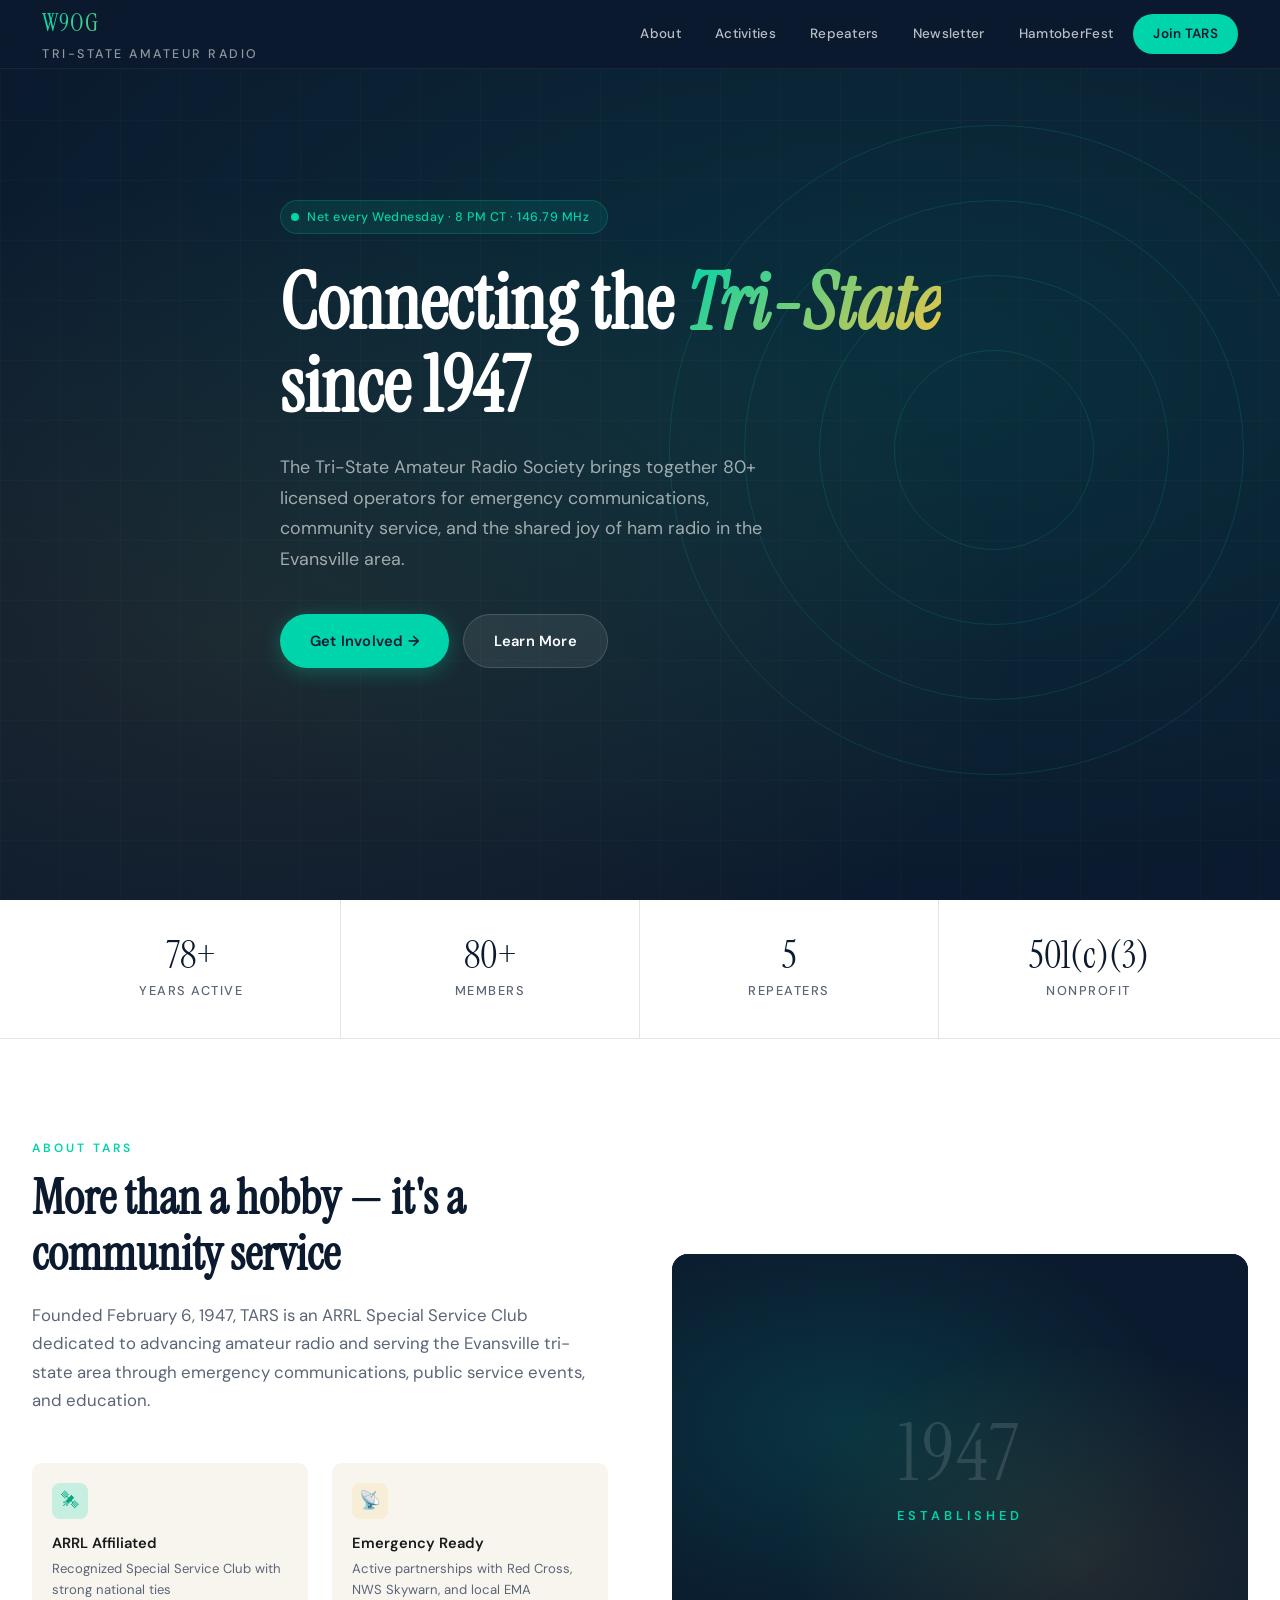
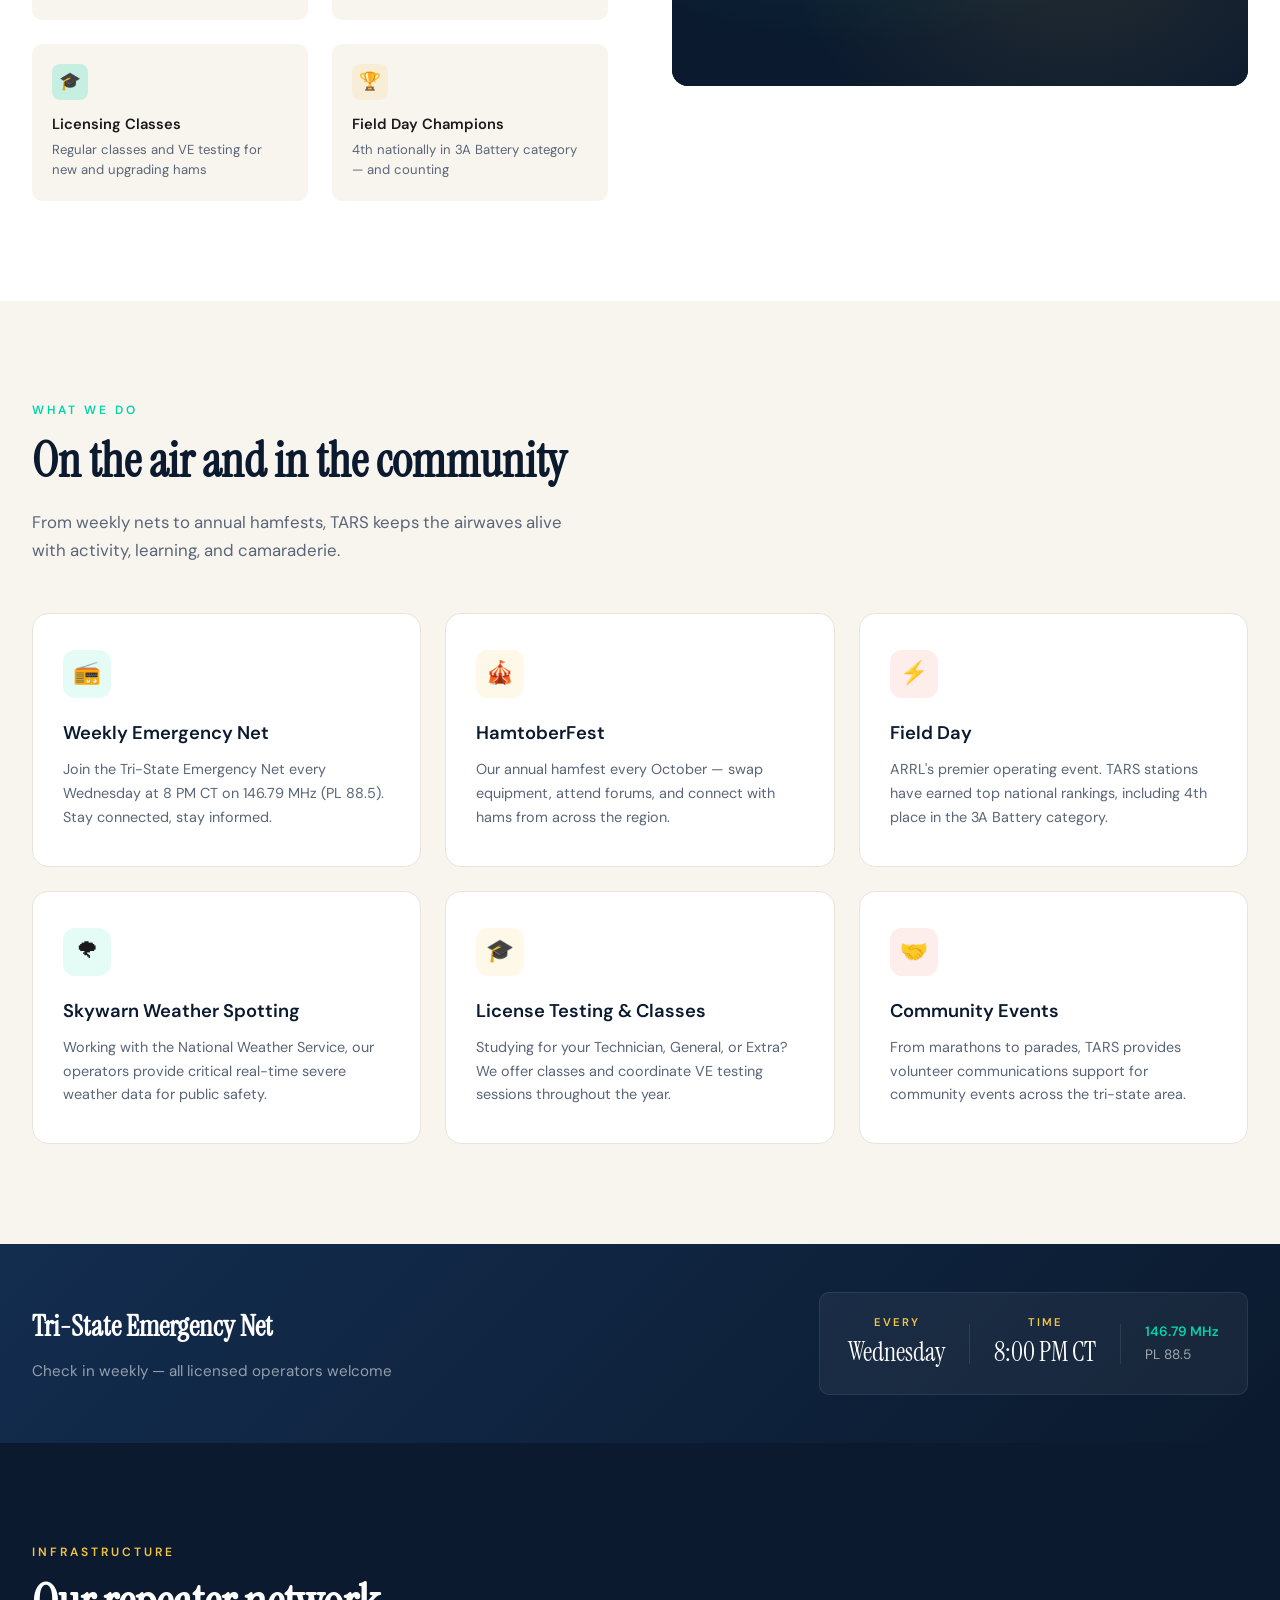
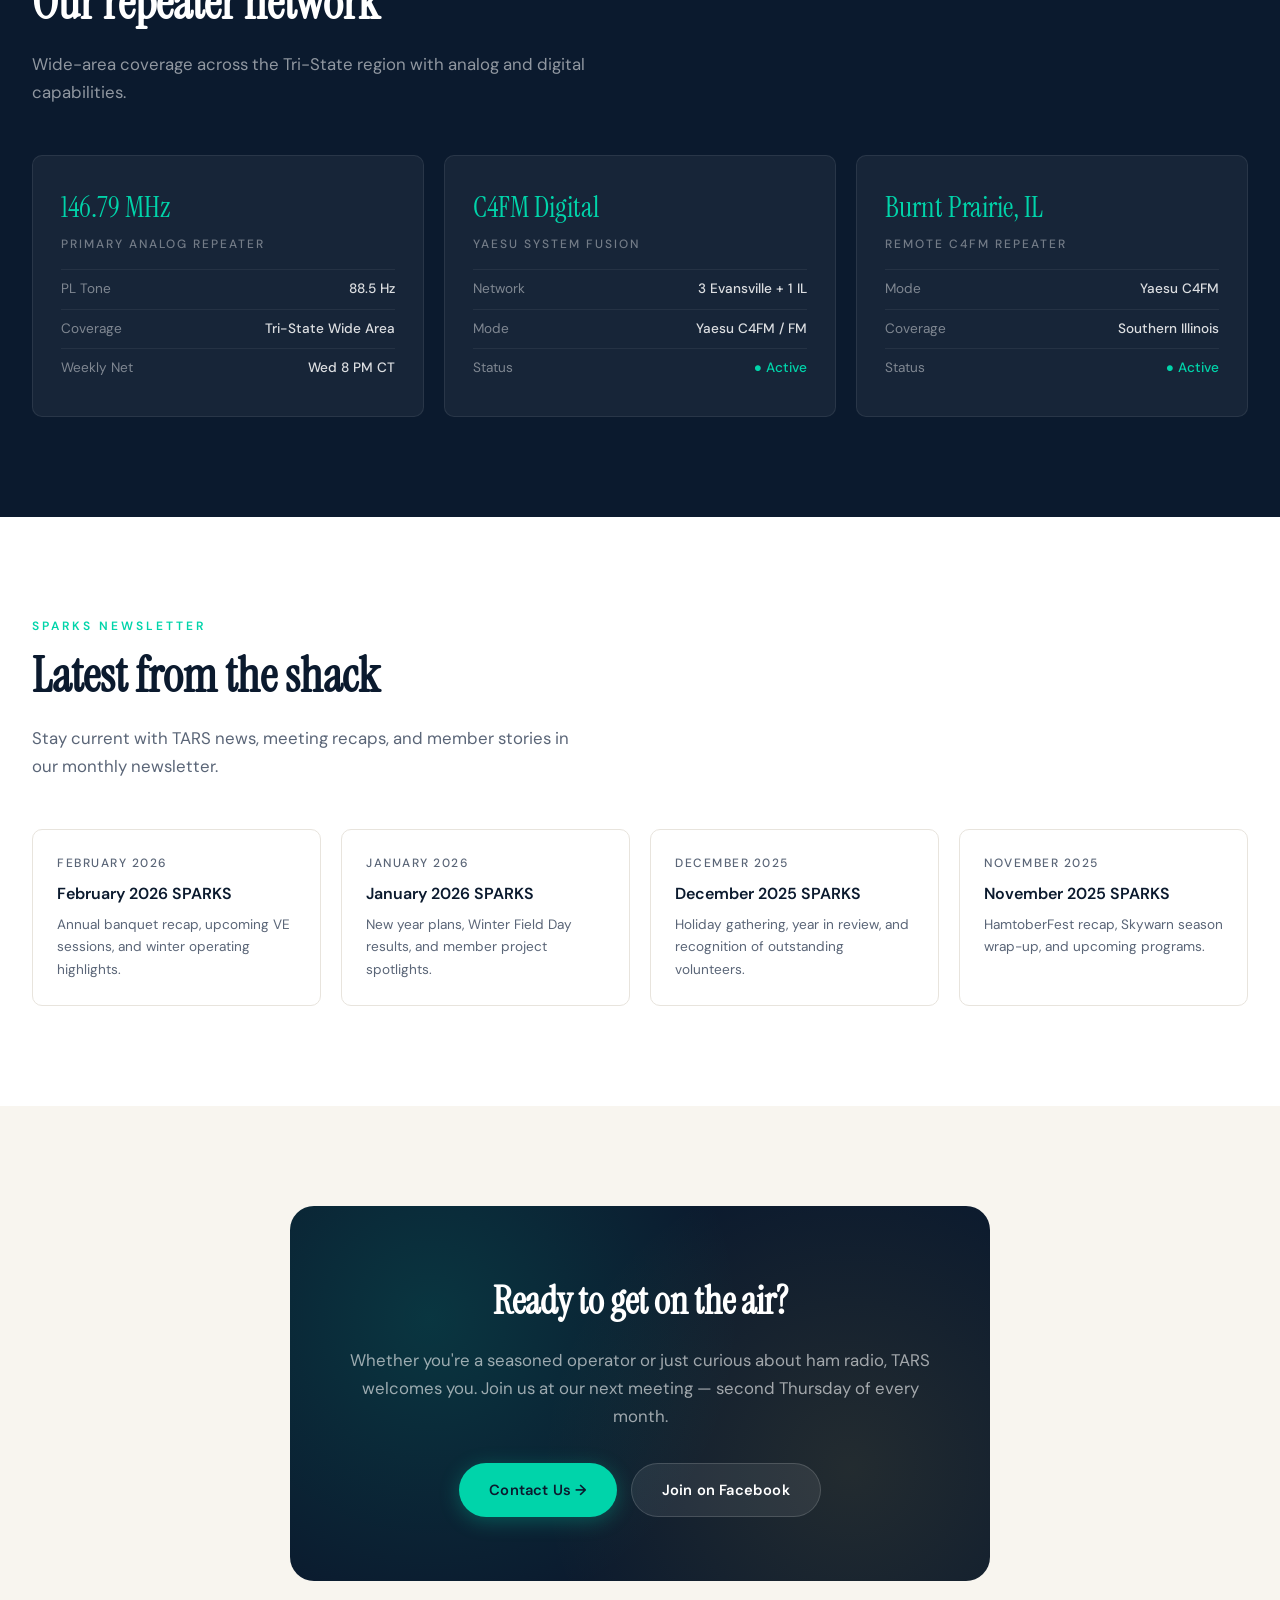
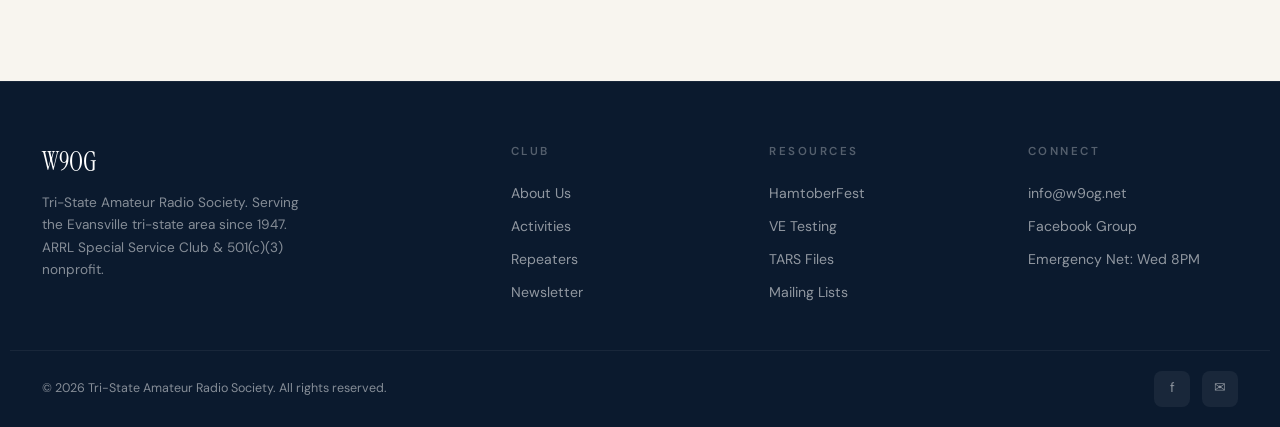
<file: index.html>
<!DOCTYPE html>
<html lang="en">
<head>
<meta charset="UTF-8">
<meta name="viewport" content="width=device-width, initial-scale=1.0">
<title>TARS – Tri-State Amateur Radio Society | W9OG</title>
<link href="https://fonts.googleapis.com/css2?family=DM+Sans:ital,opsz,wght@0,9..40,300;0,9..40,400;0,9..40,500;0,9..40,600;0,9..40,700;1,9..40,400&family=Instrument+Serif:ital@0;1&display=swap" rel="stylesheet">
<style>
  :root {
    --navy: #0b1a2e;
    --deep-blue: #132d4f;
    --electric: #00d4aa;
    --electric-dim: #00d4aa33;
    --warm-gold: #f5c542;
    --warm-gold-dim: #f5c54222;
    --cream: #f8f5ef;
    --light-gray: #e8e4dd;
    --text-dark: #1a1a1a;
    --text-muted: #5a6577;
    --white: #ffffff;
    --signal-red: #e74c3c;
    --radius: 16px;
    --radius-sm: 10px;
  }

  * { margin: 0; padding: 0; box-sizing: border-box; }

  html { scroll-behavior: smooth; }

  body {
    font-family: 'DM Sans', sans-serif;
    color: var(--text-dark);
    background: var(--cream);
    overflow-x: hidden;
    line-height: 1.65;
  }

  /* ── NAV ── */
  nav {
    position: fixed; top: 0; left: 0; right: 0; z-index: 1000;
    background: rgba(11,26,46,0.92);
    backdrop-filter: blur(18px);
    -webkit-backdrop-filter: blur(18px);
    border-bottom: 1px solid rgba(255,255,255,0.06);
    transition: box-shadow 0.3s;
  }
  nav.scrolled { box-shadow: 0 4px 30px rgba(0,0,0,0.25); }
  .nav-inner {
    max-width: 1260px; margin: 0 auto;
    display: flex; align-items: center; justify-content: space-between;
    padding: 0 32px; height: 68px;
  }
  .nav-brand {
    display: flex; align-items: center; gap: 14px;
    text-decoration: none; color: var(--white);
  }
  .nav-brand .callsign {
    font-family: 'Instrument Serif', serif;
    font-size: 1.55rem; letter-spacing: 1px;
    background: linear-gradient(135deg, var(--electric), var(--warm-gold));
    -webkit-background-clip: text; -webkit-text-fill-color: transparent;
  }
  .nav-brand .club-name {
    font-size: 0.78rem; text-transform: uppercase; letter-spacing: 2.5px;
    color: rgba(255,255,255,0.55); font-weight: 500;
  }
  .nav-links { display: flex; gap: 6px; align-items: center; }
  .nav-links a {
    color: rgba(255,255,255,0.72); text-decoration: none;
    font-size: 0.84rem; font-weight: 500; padding: 8px 14px;
    border-radius: 8px; transition: all 0.2s; letter-spacing: 0.3px;
  }
  .nav-links a:hover { color: #fff; background: rgba(255,255,255,0.08); }
  .nav-cta {
    background: var(--electric) !important; color: var(--navy) !important;
    font-weight: 600 !important; padding: 9px 20px !important;
    border-radius: 50px !important;
  }
  .nav-cta:hover { transform: translateY(-1px); box-shadow: 0 4px 16px rgba(0,212,170,0.35); }
  .mobile-toggle { display: none; background: none; border: none; cursor: pointer; padding: 8px; }
  .mobile-toggle span { display: block; width: 22px; height: 2px; background: #fff; margin: 5px 0; border-radius: 2px; transition: 0.3s; }

  /* ── HERO ── */
  .hero {
    min-height: 100vh; display: flex; align-items: center;
    background: var(--navy); position: relative; overflow: hidden;
    padding-top: 68px;
  }
  .hero::before {
    content: ''; position: absolute; inset: 0;
    background:
      radial-gradient(ellipse 80% 60% at 70% 40%, rgba(0,212,170,0.12), transparent),
      radial-gradient(ellipse 60% 50% at 20% 70%, rgba(245,197,66,0.08), transparent);
  }
  .hero-grid-lines {
    position: absolute; inset: 0; opacity: 0.04;
    background-image:
      linear-gradient(rgba(255,255,255,.5) 1px, transparent 1px),
      linear-gradient(90deg, rgba(255,255,255,.5) 1px, transparent 1px);
    background-size: 60px 60px;
  }
  /* Animated signal waves */
  .signal-rings {
    position: absolute; right: -5%; top: 50%; transform: translateY(-50%);
    width: 700px; height: 700px;
  }
  .signal-rings .ring {
    position: absolute; border-radius: 50%;
    border: 1px solid rgba(0,212,170,0.15);
    top: 50%; left: 50%; transform: translate(-50%,-50%);
    animation: pulse-ring 4s ease-out infinite;
  }
  .signal-rings .ring:nth-child(1) { width: 200px; height: 200px; animation-delay: 0s; }
  .signal-rings .ring:nth-child(2) { width: 350px; height: 350px; animation-delay: 0.8s; }
  .signal-rings .ring:nth-child(3) { width: 500px; height: 500px; animation-delay: 1.6s; }
  .signal-rings .ring:nth-child(4) { width: 650px; height: 650px; animation-delay: 2.4s; }

  @keyframes pulse-ring {
    0% { opacity: 0; transform: translate(-50%,-50%) scale(0.8); }
    30% { opacity: 1; }
    100% { opacity: 0; transform: translate(-50%,-50%) scale(1.15); }
  }

  .hero-content {
    position: relative; z-index: 2; max-width: 1260px;
    margin: 0 auto; padding: 80px 32px;
  }
  .hero-badge {
    display: inline-flex; align-items: center; gap: 8px;
    background: rgba(0,212,170,0.1); border: 1px solid rgba(0,212,170,0.2);
    border-radius: 50px; padding: 6px 18px 6px 10px;
    font-size: 0.78rem; color: var(--electric); font-weight: 500;
    margin-bottom: 28px; letter-spacing: 0.5px;
    animation: fadeInUp 0.8s ease both;
  }
  .hero-badge .dot {
    width: 8px; height: 8px; background: var(--electric);
    border-radius: 50%; animation: blink 2s infinite;
  }
  @keyframes blink {
    0%,100% { opacity: 1; } 50% { opacity: 0.3; }
  }
  .hero h1 {
    font-family: 'Instrument Serif', serif;
    font-size: clamp(3rem, 6vw, 5.2rem);
    color: var(--white); line-height: 1.08;
    max-width: 720px; margin-bottom: 24px;
    animation: fadeInUp 0.8s 0.15s ease both;
  }
  .hero h1 em {
    font-style: italic;
    background: linear-gradient(135deg, var(--electric), var(--warm-gold));
    -webkit-background-clip: text; -webkit-text-fill-color: transparent;
  }
  .hero-sub {
    font-size: 1.12rem; color: rgba(255,255,255,0.6);
    max-width: 520px; line-height: 1.7; margin-bottom: 40px;
    animation: fadeInUp 0.8s 0.3s ease both;
  }
  .hero-actions {
    display: flex; gap: 14px; flex-wrap: wrap;
    animation: fadeInUp 0.8s 0.45s ease both;
  }
  .btn {
    display: inline-flex; align-items: center; gap: 8px;
    padding: 14px 30px; border-radius: 50px; font-weight: 600;
    font-size: 0.92rem; text-decoration: none;
    transition: all 0.25s; cursor: pointer; border: none;
    letter-spacing: 0.2px;
  }
  .btn-primary {
    background: var(--electric); color: var(--navy);
    box-shadow: 0 4px 20px rgba(0,212,170,0.3);
  }
  .btn-primary:hover { transform: translateY(-2px); box-shadow: 0 8px 30px rgba(0,212,170,0.4); }
  .btn-secondary {
    background: rgba(255,255,255,0.08); color: #fff;
    border: 1px solid rgba(255,255,255,0.15);
  }
  .btn-secondary:hover { background: rgba(255,255,255,0.14); }

  @keyframes fadeInUp {
    from { opacity: 0; transform: translateY(25px); }
    to { opacity: 1; transform: translateY(0); }
  }

  /* ── QUICK STATS ── */
  .stats-bar {
    background: var(--white); border-bottom: 1px solid var(--light-gray);
    position: relative; z-index: 3;
  }
  .stats-inner {
    max-width: 1260px; margin: 0 auto; padding: 0 32px;
    display: grid; grid-template-columns: repeat(4, 1fr);
  }
  .stat-item {
    padding: 36px 20px; text-align: center;
    border-right: 1px solid var(--light-gray);
  }
  .stat-item:last-child { border-right: none; }
  .stat-number {
    font-family: 'Instrument Serif', serif;
    font-size: 2.4rem; color: var(--navy); line-height: 1;
    margin-bottom: 6px;
  }
  .stat-label {
    font-size: 0.8rem; color: var(--text-muted);
    text-transform: uppercase; letter-spacing: 1.5px; font-weight: 500;
  }

  /* ── SECTIONS ── */
  section { padding: 100px 32px; }
  .section-inner { max-width: 1260px; margin: 0 auto; }
  .section-label {
    font-size: 0.75rem; text-transform: uppercase;
    letter-spacing: 3px; color: var(--electric);
    font-weight: 600; margin-bottom: 12px;
  }
  .section-title {
    font-family: 'Instrument Serif', serif;
    font-size: clamp(2rem, 4vw, 3rem);
    color: var(--navy); margin-bottom: 20px; line-height: 1.15;
  }
  .section-desc {
    color: var(--text-muted); max-width: 560px;
    font-size: 1.05rem; line-height: 1.7; margin-bottom: 48px;
  }

  /* ── ABOUT ── */
  .about { background: var(--white); }
  .about-grid {
    display: grid; grid-template-columns: 1fr 1fr; gap: 64px;
    align-items: center;
  }
  .about-image {
    background: var(--navy); border-radius: var(--radius);
    aspect-ratio: 4/3; overflow: hidden; position: relative;
  }
  .about-image-inner {
    position: absolute; inset: 0;
    display: flex; align-items: center; justify-content: center;
    flex-direction: column; gap: 12px;
    background:
      radial-gradient(ellipse at 30% 40%, rgba(0,212,170,0.15), transparent 60%),
      radial-gradient(ellipse at 70% 70%, rgba(245,197,66,0.1), transparent 50%),
      var(--navy);
  }
  .about-image-inner .year-badge {
    font-family: 'Instrument Serif', serif;
    font-size: 5rem; color: var(--white); opacity: 0.12;
    line-height: 1; letter-spacing: 3px;
  }
  .about-image-inner .tag {
    font-size: 0.8rem; text-transform: uppercase;
    letter-spacing: 4px; color: var(--electric);
    font-weight: 600;
  }
  .about-features {
    display: grid; grid-template-columns: 1fr 1fr; gap: 24px;
    margin-top: 36px;
  }
  .about-feat {
    padding: 20px; border-radius: var(--radius-sm);
    background: var(--cream);
  }
  .about-feat-icon {
    width: 36px; height: 36px; border-radius: 8px;
    display: flex; align-items: center; justify-content: center;
    margin-bottom: 12px; font-size: 1.1rem;
  }
  .about-feat-icon.green { background: var(--electric-dim); color: #00a882; }
  .about-feat-icon.gold { background: var(--warm-gold-dim); color: #c49b20; }
  .about-feat h4 { font-size: 0.92rem; margin-bottom: 4px; font-weight: 600; }
  .about-feat p { font-size: 0.82rem; color: var(--text-muted); line-height: 1.55; }

  /* ── ACTIVITIES CARDS ── */
  .activities { background: var(--cream); }
  .card-grid {
    display: grid; grid-template-columns: repeat(3, 1fr); gap: 24px;
  }
  .card {
    background: var(--white); border-radius: var(--radius);
    padding: 36px 30px; border: 1px solid var(--light-gray);
    transition: all 0.3s; position: relative; overflow: hidden;
  }
  .card::before {
    content: ''; position: absolute; top: 0; left: 0; right: 0;
    height: 3px; background: linear-gradient(90deg, var(--electric), var(--warm-gold));
    transform: scaleX(0); transform-origin: left;
    transition: transform 0.4s ease;
  }
  .card:hover::before { transform: scaleX(1); }
  .card:hover { transform: translateY(-4px); box-shadow: 0 12px 40px rgba(0,0,0,0.07); }
  .card-icon {
    width: 48px; height: 48px; border-radius: 12px;
    display: flex; align-items: center; justify-content: center;
    font-size: 1.4rem; margin-bottom: 20px;
  }
  .card-icon.teal { background: rgba(0,212,170,0.1); }
  .card-icon.gold { background: rgba(245,197,66,0.12); }
  .card-icon.red { background: rgba(231,76,60,0.1); }
  .card h3 { font-size: 1.15rem; margin-bottom: 10px; font-weight: 600; color: var(--navy); }
  .card p { font-size: 0.9rem; color: var(--text-muted); line-height: 1.65; }

  /* ── REPEATERS ── */
  .repeaters { background: var(--navy); color: var(--white); }
  .repeaters .section-label { color: var(--warm-gold); }
  .repeaters .section-title { color: var(--white); }
  .repeaters .section-desc { color: rgba(255,255,255,0.55); }
  .repeater-cards {
    display: grid; grid-template-columns: repeat(auto-fit, minmax(280px, 1fr)); gap: 20px;
  }
  .repeater-card {
    background: rgba(255,255,255,0.05); border: 1px solid rgba(255,255,255,0.08);
    border-radius: var(--radius-sm); padding: 28px; transition: 0.3s;
  }
  .repeater-card:hover { background: rgba(255,255,255,0.08); }
  .repeater-freq {
    font-family: 'Instrument Serif', serif;
    font-size: 1.8rem; color: var(--electric); margin-bottom: 4px;
  }
  .repeater-type {
    font-size: 0.75rem; text-transform: uppercase;
    letter-spacing: 2px; color: rgba(255,255,255,0.4);
    margin-bottom: 14px; font-weight: 500;
  }
  .repeater-detail {
    display: flex; justify-content: space-between;
    padding: 8px 0; border-top: 1px solid rgba(255,255,255,0.06);
    font-size: 0.85rem;
  }
  .repeater-detail span:first-child { color: rgba(255,255,255,0.45); }
  .repeater-detail span:last-child { color: rgba(255,255,255,0.85); font-weight: 500; }

  /* ── NET BANNER ── */
  .net-banner {
    background: linear-gradient(135deg, var(--deep-blue), var(--navy));
    padding: 0 32px;
  }
  .net-inner {
    max-width: 1260px; margin: 0 auto;
    display: flex; align-items: center; justify-content: space-between;
    padding: 48px 0; gap: 40px; flex-wrap: wrap;
  }
  .net-info { flex: 1; min-width: 300px; }
  .net-info h3 {
    font-family: 'Instrument Serif', serif;
    font-size: 1.8rem; color: var(--white); margin-bottom: 8px;
  }
  .net-info p { color: rgba(255,255,255,0.55); font-size: 0.95rem; }
  .net-schedule {
    display: flex; gap: 24px; align-items: center;
    background: rgba(255,255,255,0.05); border-radius: var(--radius-sm);
    padding: 20px 28px; border: 1px solid rgba(255,255,255,0.08);
  }
  .net-day { text-align: center; }
  .net-day .day {
    font-size: 0.7rem; text-transform: uppercase;
    letter-spacing: 2px; color: var(--warm-gold); font-weight: 600;
  }
  .net-day .time {
    font-family: 'Instrument Serif', serif;
    font-size: 1.6rem; color: var(--white);
  }
  .net-divider { width: 1px; height: 40px; background: rgba(255,255,255,0.1); }
  .net-freq {
    font-size: 0.85rem; color: rgba(255,255,255,0.6);
  }
  .net-freq strong { color: var(--electric); font-weight: 600; }

  /* ── NEWS ── */
  .news { background: var(--white); }
  .news-grid {
    display: grid; grid-template-columns: repeat(auto-fit, minmax(280px, 1fr)); gap: 20px;
  }
  .news-item {
    border: 1px solid var(--light-gray); border-radius: var(--radius-sm);
    padding: 24px; transition: 0.3s; text-decoration: none; color: inherit;
    display: block;
  }
  .news-item:hover { border-color: var(--electric); transform: translateY(-2px); }
  .news-date {
    font-size: 0.75rem; text-transform: uppercase;
    letter-spacing: 1.5px; color: var(--text-muted);
    font-weight: 500; margin-bottom: 8px;
  }
  .news-item h4 { font-size: 1rem; color: var(--navy); font-weight: 600; margin-bottom: 6px; }
  .news-item p { font-size: 0.85rem; color: var(--text-muted); }

  /* ── CTA ── */
  .cta-section {
    background: var(--cream); padding: 100px 32px;
    text-align: center;
  }
  .cta-box {
    max-width: 700px; margin: 0 auto;
    background: var(--navy); border-radius: 24px;
    padding: 64px 48px; position: relative; overflow: hidden;
  }
  .cta-box::before {
    content: ''; position: absolute; inset: 0;
    background:
      radial-gradient(circle at 20% 30%, rgba(0,212,170,0.15), transparent 50%),
      radial-gradient(circle at 80% 70%, rgba(245,197,66,0.1), transparent 50%);
  }
  .cta-box * { position: relative; z-index: 1; }
  .cta-box h2 {
    font-family: 'Instrument Serif', serif;
    font-size: 2.4rem; color: var(--white); margin-bottom: 14px;
  }
  .cta-box p { color: rgba(255,255,255,0.6); margin-bottom: 32px; font-size: 1.05rem; }

  /* ── FOOTER ── */
  footer {
    background: var(--navy); color: rgba(255,255,255,0.5);
    border-top: 1px solid rgba(255,255,255,0.06);
  }
  .footer-inner {
    max-width: 1260px; margin: 0 auto; padding: 60px 32px 40px;
    display: grid; grid-template-columns: 2fr 1fr 1fr 1fr; gap: 48px;
  }
  .footer-brand .callsign {
    font-family: 'Instrument Serif', serif;
    font-size: 1.6rem; color: var(--white); margin-bottom: 8px;
  }
  .footer-brand p { font-size: 0.85rem; line-height: 1.65; max-width: 280px; }
  .footer-col h5 {
    font-size: 0.72rem; text-transform: uppercase;
    letter-spacing: 2.5px; color: rgba(255,255,255,0.3);
    margin-bottom: 16px; font-weight: 600;
  }
  .footer-col a {
    display: block; color: rgba(255,255,255,0.55);
    text-decoration: none; font-size: 0.88rem;
    padding: 5px 0; transition: color 0.2s;
  }
  .footer-col a:hover { color: var(--electric); }
  .footer-bottom {
    max-width: 1260px; margin: 0 auto; padding: 20px 32px;
    border-top: 1px solid rgba(255,255,255,0.06);
    display: flex; justify-content: space-between; align-items: center;
    font-size: 0.78rem;
  }
  .footer-socials { display: flex; gap: 12px; }
  .footer-socials a {
    width: 36px; height: 36px; border-radius: 8px;
    background: rgba(255,255,255,0.06); display: flex;
    align-items: center; justify-content: center;
    color: rgba(255,255,255,0.5); text-decoration: none;
    font-size: 0.85rem; transition: 0.2s;
  }
  .footer-socials a:hover { background: rgba(0,212,170,0.15); color: var(--electric); }

  /* ── RESPONSIVE ── */
  @media (max-width: 900px) {
    .nav-links { display: none; }
    .mobile-toggle { display: block; }
    .stats-inner { grid-template-columns: repeat(2, 1fr); }
    .about-grid { grid-template-columns: 1fr; gap: 40px; }
    .card-grid { grid-template-columns: 1fr; }
    .footer-inner { grid-template-columns: 1fr 1fr; }
    .net-inner { flex-direction: column; align-items: flex-start; }
  }
  @media (max-width: 600px) {
    .stats-inner { grid-template-columns: 1fr 1fr; }
    .stat-item { padding: 24px 16px; }
    .stat-number { font-size: 1.8rem; }
    .about-features { grid-template-columns: 1fr; }
    .footer-inner { grid-template-columns: 1fr; gap: 32px; }
    .cta-box { padding: 40px 24px; }
    .cta-box h2 { font-size: 1.8rem; }
  }
</style>
</head>
<body>

<!-- ══ NAVIGATION ══ -->
<nav id="navbar">
  <div class="nav-inner">
    <a href="#" class="nav-brand">
      <div>
        <div class="callsign">W9OG</div>
        <div class="club-name">Tri-State Amateur Radio</div>
      </div>
    </a>
    <div class="nav-links">
      <a href="general-info.html">About</a>
      <a href="operating.html">Activities</a>
      <a href="repeaters.html">Repeaters</a>
      <a href="newsletter.html">Newsletter</a>
      <a href="http://www.hamtoberfest.com" target="_blank">HamtoberFest</a>
      <a href="mailto:info@w9og.net" class="nav-cta">Join TARS</a>
    </div>
    <button class="mobile-toggle" aria-label="Menu">
      <span></span><span></span><span></span>
    </button>
  </div>
</nav>

<!-- ══ HERO ══ -->
<section class="hero">
  <div class="hero-grid-lines"></div>
  <div class="signal-rings">
    <div class="ring"></div>
    <div class="ring"></div>
    <div class="ring"></div>
    <div class="ring"></div>
  </div>
  <div class="hero-content">
    <div class="hero-badge">
      <span class="dot"></span>
      Net every Wednesday · 8 PM CT · 146.79 MHz
    </div>
    <h1>Connecting the <em>Tri-State</em> since 1947</h1>
    <p class="hero-sub">
      The Tri-State Amateur Radio Society brings together 80+ licensed operators
      for emergency communications, community service, and the shared joy of ham radio
      in the Evansville area.
    </p>
    <div class="hero-actions">
      <a href="mailto:info@w9og.net" class="btn btn-primary">Get Involved →</a>
      <a href="general-info.html" class="btn btn-secondary">Learn More</a>
    </div>
  </div>
</section>

<!-- ══ STATS BAR ══ -->
<div class="stats-bar">
  <div class="stats-inner">
    <div class="stat-item">
      <div class="stat-number">78+</div>
      <div class="stat-label">Years Active</div>
    </div>
    <div class="stat-item">
      <div class="stat-number">80+</div>
      <div class="stat-label">Members</div>
    </div>
    <div class="stat-item">
      <div class="stat-number">5</div>
      <div class="stat-label">Repeaters</div>
    </div>
    <div class="stat-item">
      <div class="stat-number">501(c)(3)</div>
      <div class="stat-label">Nonprofit</div>
    </div>
  </div>
</div>

<!-- ══ ABOUT ══ -->
<section class="about" id="about">
  <div class="section-inner">
    <div class="about-grid">
      <div>
        <div class="section-label">About TARS</div>
        <h2 class="section-title">More than a hobby — it's a community service</h2>
        <p class="section-desc">
          Founded February 6, 1947, TARS is an ARRL Special Service Club dedicated to
          advancing amateur radio and serving the Evansville tri-state area through
          emergency communications, public service events, and education.
        </p>
        <div class="about-features">
          <div class="about-feat">
            <div class="about-feat-icon green">🛰</div>
            <h4>ARRL Affiliated</h4>
            <p>Recognized Special Service Club with strong national ties</p>
          </div>
          <div class="about-feat">
            <div class="about-feat-icon gold">📡</div>
            <h4>Emergency Ready</h4>
            <p>Active partnerships with Red Cross, NWS Skywarn, and local EMA</p>
          </div>
          <div class="about-feat">
            <div class="about-feat-icon green">🎓</div>
            <h4>Licensing Classes</h4>
            <p>Regular classes and VE testing for new and upgrading hams</p>
          </div>
          <div class="about-feat">
            <div class="about-feat-icon gold">🏆</div>
            <h4>Field Day Champions</h4>
            <p>4th nationally in 3A Battery category — and counting</p>
          </div>
        </div>
      </div>
      <div class="about-image">
        <div class="about-image-inner">
          <span class="year-badge">1947</span>
          <span class="tag">Established</span>
        </div>
      </div>
    </div>
  </div>
</section>

<!-- ══ ACTIVITIES ══ -->
<section class="activities" id="activities">
  <div class="section-inner">
    <div class="section-label">What We Do</div>
    <h2 class="section-title">On the air and in the community</h2>
    <p class="section-desc">
      From weekly nets to annual hamfests, TARS keeps the airwaves alive with
      activity, learning, and camaraderie.
    </p>
    <div class="card-grid">
      <div class="card">
        <div class="card-icon teal">📻</div>
        <h3>Weekly Emergency Net</h3>
        <p>Join the Tri-State Emergency Net every Wednesday at 8 PM CT on 146.79 MHz (PL 88.5). Stay connected, stay informed.</p>
      </div>
      <div class="card">
        <div class="card-icon gold">🎪</div>
        <h3>HamtoberFest</h3>
        <p>Our annual hamfest every October — swap equipment, attend forums, and connect with hams from across the region.</p>
      </div>
      <div class="card">
        <div class="card-icon red">⚡</div>
        <h3>Field Day</h3>
        <p>ARRL's premier operating event. TARS stations have earned top national rankings, including 4th place in the 3A Battery category.</p>
      </div>
      <div class="card">
        <div class="card-icon teal">🌪</div>
        <h3>Skywarn Weather Spotting</h3>
        <p>Working with the National Weather Service, our operators provide critical real-time severe weather data for public safety.</p>
      </div>
      <div class="card">
        <div class="card-icon gold">🎓</div>
        <h3>License Testing & Classes</h3>
        <p>Studying for your Technician, General, or Extra? We offer classes and coordinate VE testing sessions throughout the year.</p>
      </div>
      <div class="card">
        <div class="card-icon red">🤝</div>
        <h3>Community Events</h3>
        <p>From marathons to parades, TARS provides volunteer communications support for community events across the tri-state area.</p>
      </div>
    </div>
  </div>
</section>

<!-- ══ NET BANNER ══ -->
<div class="net-banner">
  <div class="net-inner">
    <div class="net-info">
      <h3>Tri-State Emergency Net</h3>
      <p>Check in weekly — all licensed operators welcome</p>
    </div>
    <div class="net-schedule">
      <div class="net-day">
        <div class="day">Every</div>
        <div class="time">Wednesday</div>
      </div>
      <div class="net-divider"></div>
      <div>
        <div class="net-day">
          <div class="day">Time</div>
          <div class="time">8:00 PM CT</div>
        </div>
      </div>
      <div class="net-divider"></div>
      <div class="net-freq">
        <strong>146.79 MHz</strong><br>PL 88.5
      </div>
    </div>
  </div>
</div>

<!-- ══ REPEATERS ══ -->
<section class="repeaters" id="repeaters">
  <div class="section-inner">
    <div class="section-label">Infrastructure</div>
    <h2 class="section-title">Our repeater network</h2>
    <p class="section-desc">
      Wide-area coverage across the Tri-State region with analog and digital capabilities.
    </p>
    <div class="repeater-cards">
      <div class="repeater-card">
        <div class="repeater-freq">146.79 MHz</div>
        <div class="repeater-type">Primary Analog Repeater</div>
        <div class="repeater-detail"><span>PL Tone</span><span>88.5 Hz</span></div>
        <div class="repeater-detail"><span>Coverage</span><span>Tri-State Wide Area</span></div>
        <div class="repeater-detail"><span>Weekly Net</span><span>Wed 8 PM CT</span></div>
      </div>
      <div class="repeater-card">
        <div class="repeater-freq">C4FM Digital</div>
        <div class="repeater-type">Yaesu System Fusion</div>
        <div class="repeater-detail"><span>Network</span><span>3 Evansville + 1 IL</span></div>
        <div class="repeater-detail"><span>Mode</span><span>Yaesu C4FM / FM</span></div>
        <div class="repeater-detail"><span>Status</span><span style="color:var(--electric);">● Active</span></div>
      </div>
      <div class="repeater-card">
        <div class="repeater-freq">Burnt Prairie, IL</div>
        <div class="repeater-type">Remote C4FM Repeater</div>
        <div class="repeater-detail"><span>Mode</span><span>Yaesu C4FM</span></div>
        <div class="repeater-detail"><span>Coverage</span><span>Southern Illinois</span></div>
        <div class="repeater-detail"><span>Status</span><span style="color:var(--electric);">● Active</span></div>
      </div>
    </div>
  </div>
</section>

<!-- ══ NEWS / NEWSLETTER ══ -->
<section class="news" id="news">
  <div class="section-inner">
    <div class="section-label">Sparks Newsletter</div>
    <h2 class="section-title">Latest from the shack</h2>
    <p class="section-desc">
      Stay current with TARS news, meeting recaps, and member stories in our monthly newsletter.
    </p>
    <div class="news-grid">
      <a href="#" class="news-item">
        <div class="news-date">February 2026</div>
        <h4>February 2026 SPARKS</h4>
        <p>Annual banquet recap, upcoming VE sessions, and winter operating highlights.</p>
      </a>
      <a href="#" class="news-item">
        <div class="news-date">January 2026</div>
        <h4>January 2026 SPARKS</h4>
        <p>New year plans, Winter Field Day results, and member project spotlights.</p>
      </a>
      <a href="#" class="news-item">
        <div class="news-date">December 2025</div>
        <h4>December 2025 SPARKS</h4>
        <p>Holiday gathering, year in review, and recognition of outstanding volunteers.</p>
      </a>
      <a href="#" class="news-item">
        <div class="news-date">November 2025</div>
        <h4>November 2025 SPARKS</h4>
        <p>HamtoberFest recap, Skywarn season wrap-up, and upcoming programs.</p>
      </a>
    </div>
  </div>
</section>

<!-- ══ CTA ══ -->
<section class="cta-section">
  <div class="cta-box">
    <h2>Ready to get on the air?</h2>
    <p>Whether you're a seasoned operator or just curious about ham radio, TARS welcomes you. Join us at our next meeting — second Thursday of every month.</p>
    <div style="display:flex; gap:14px; justify-content:center; flex-wrap:wrap;">
      <a href="mailto:info@w9og.net" class="btn btn-primary">Contact Us →</a>
      <a href="https://www.facebook.com/groups/TARSw9og" target="_blank" class="btn btn-secondary">Join on Facebook</a>
    </div>
  </div>
</section>

<!-- ══ FOOTER ══ -->
<footer>
  <div class="footer-inner">
    <div class="footer-brand">
      <div class="callsign">W9OG</div>
      <p>Tri-State Amateur Radio Society. Serving the Evansville tri-state area since 1947. ARRL Special Service Club &amp; 501(c)(3) nonprofit.</p>
    </div>
    <div class="footer-col">
      <h5>Club</h5>
      <a href="general-info.html">About Us</a>
      <a href="operating.html">Activities</a>
      <a href="repeaters.html">Repeaters</a>
      <a href="newsletter.html">Newsletter</a>
    </div>
    <div class="footer-col">
      <h5>Resources</h5>
      <a href="http://www.hamtoberfest.com" target="_blank">HamtoberFest</a>
      <a href="#">VE Testing</a>
      <a href="#">TARS Files</a>
      <a href="#">Mailing Lists</a>
    </div>
    <div class="footer-col">
      <h5>Connect</h5>
      <a href="mailto:info@w9og.net">info@w9og.net</a>
      <a href="https://www.facebook.com/groups/TARSw9og" target="_blank">Facebook Group</a>
      <a href="#">Emergency Net: Wed 8PM</a>
    </div>
  </div>
  <div class="footer-bottom">
    <span>&copy; 2026 Tri-State Amateur Radio Society. All rights reserved.</span>
    <div class="footer-socials">
      <a href="https://www.facebook.com/groups/TARSw9og" target="_blank" title="Facebook">f</a>
      <a href="mailto:info@w9og.net" title="Email">✉</a>
    </div>
  </div>
</footer>

<script>
  // Nav scroll effect
  window.addEventListener('scroll', () => {
    document.getElementById('navbar').classList.toggle('scrolled', window.scrollY > 40);
  });
</script>
</body>
</html>
</file>
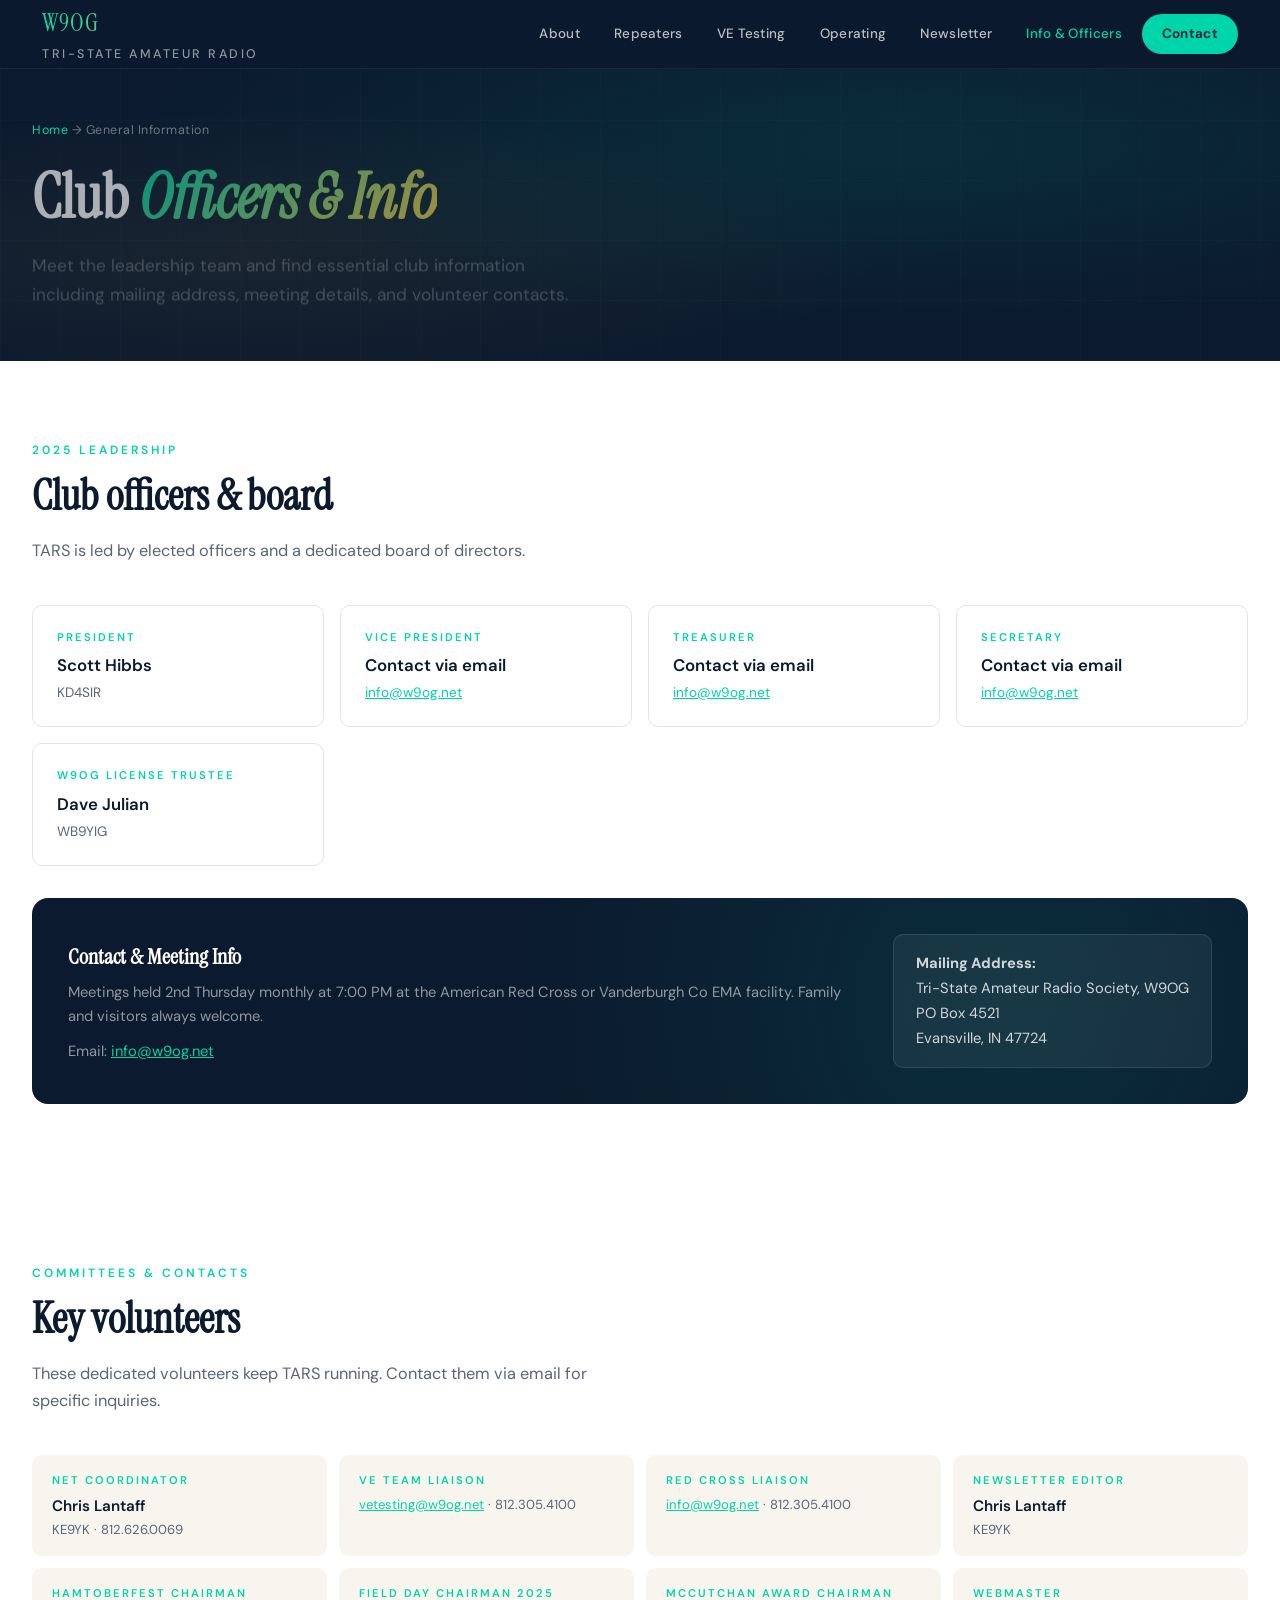
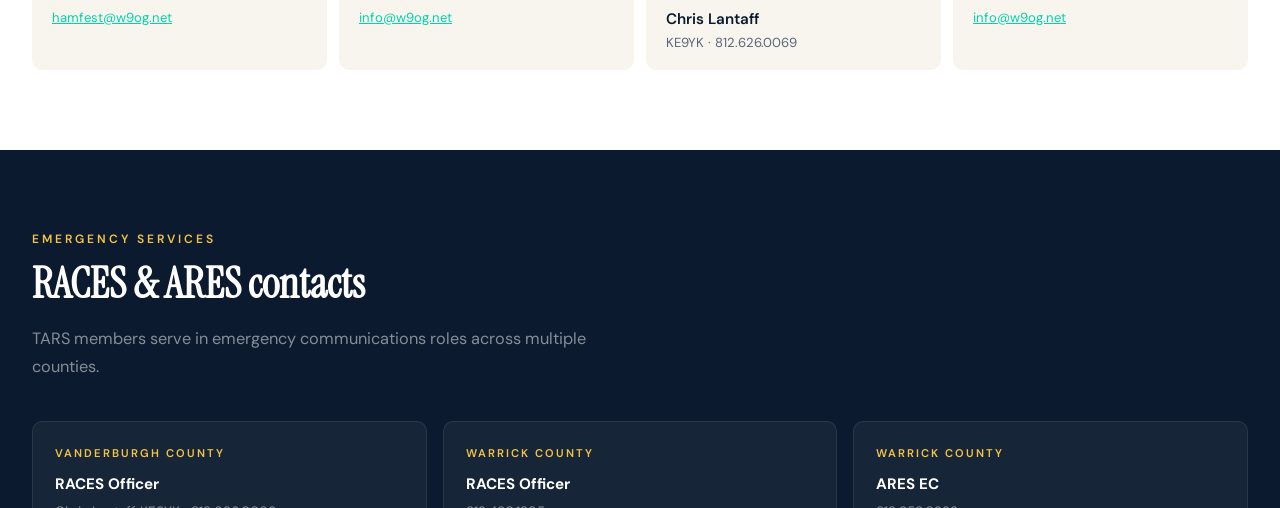
<file: about.html>
<!DOCTYPE html>
<html lang="en">
<head>
    <meta charset="UTF-8">
    <meta http-equiv="refresh" content="0; url=general-info.html">
    <title>Redirecting...</title>
</head>
<body>
    <p>Redirecting to <a href="general-info.html">About TARS</a>...</p>
</body>
</html>
</file>
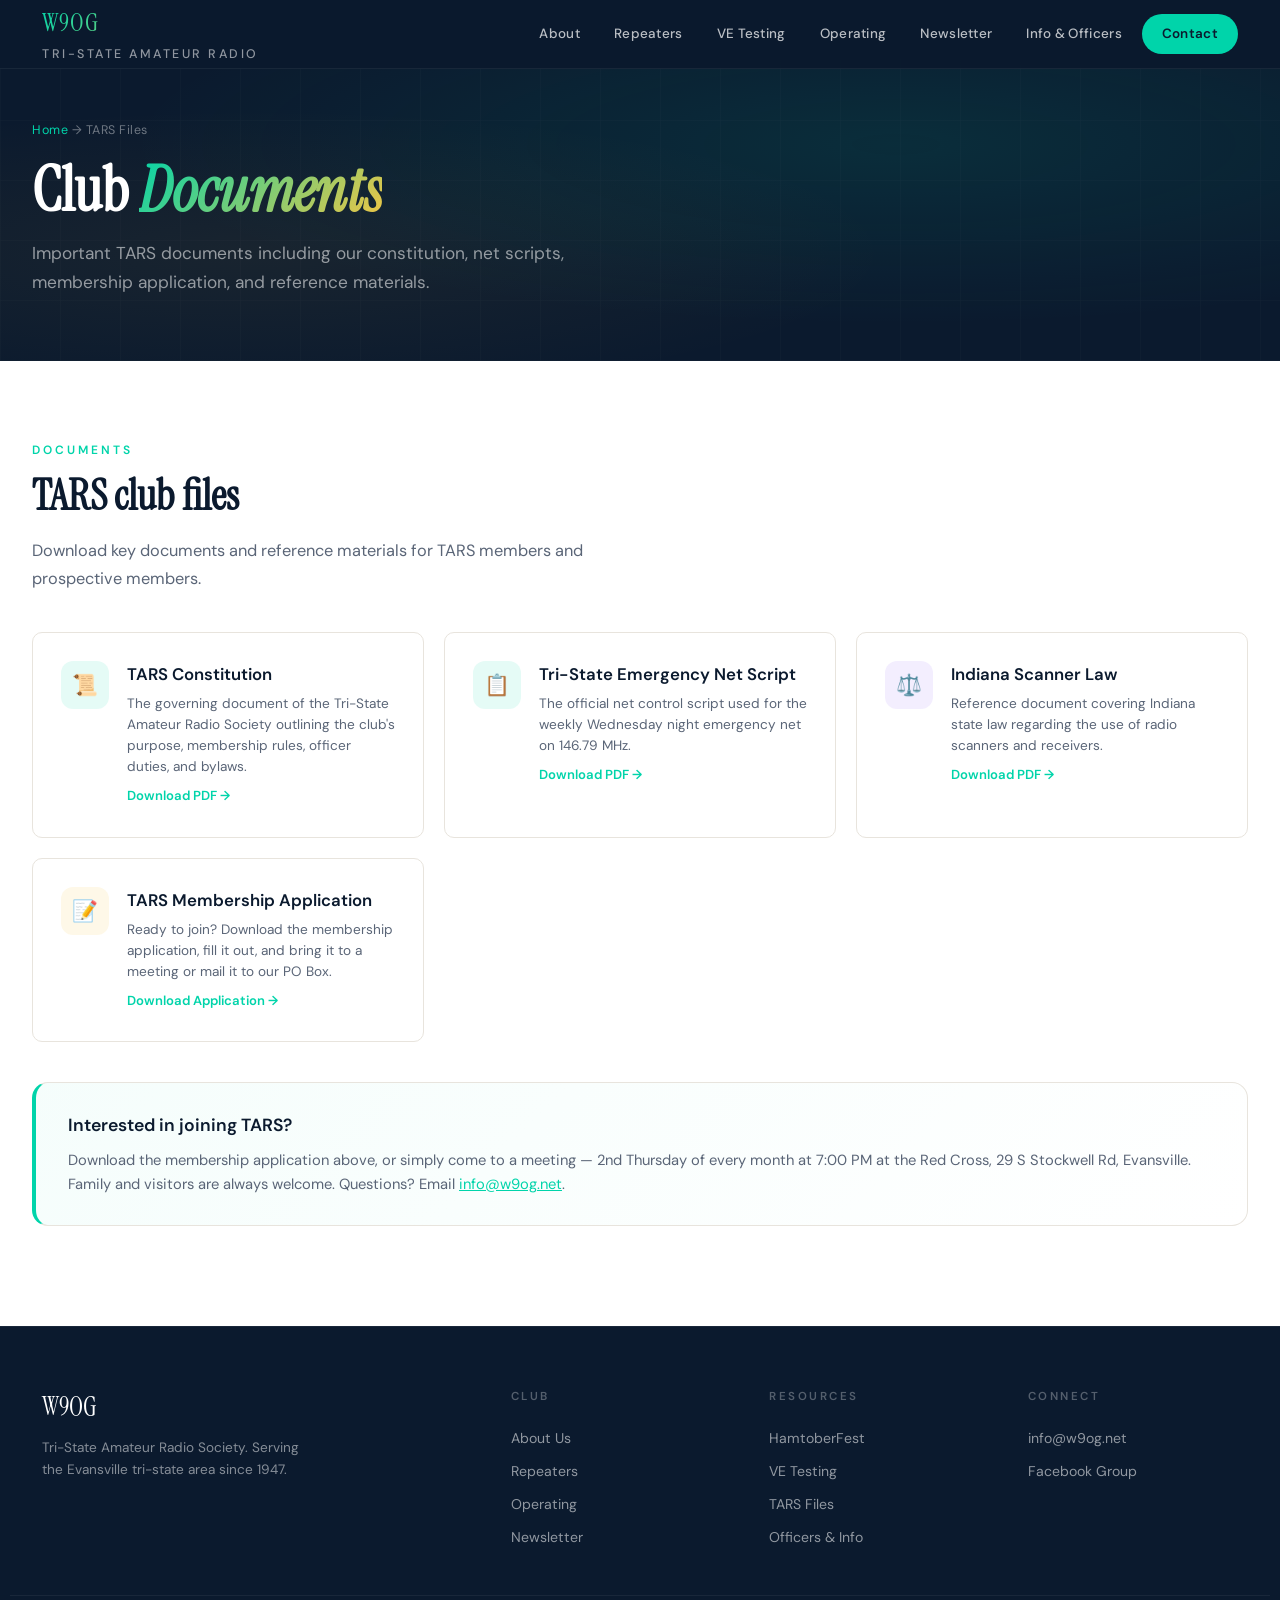
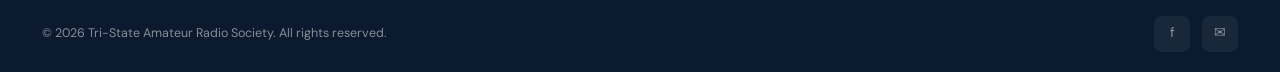
<file: files.html>
<!DOCTYPE html>
<html lang="en">
<head>
<meta charset="UTF-8">
<meta name="viewport" content="width=device-width, initial-scale=1.0">
<title>TARS Files – TARS W9OG</title>
<link rel="stylesheet" href="tars-shared.css">
<style>
  .files-section { background: var(--white); }
  .file-grid {
    display: grid; grid-template-columns: repeat(auto-fit, minmax(300px, 1fr)); gap: 20px;
  }
  .file-card {
    background: var(--white); border: 1px solid var(--light-gray);
    border-radius: var(--radius-sm); padding: 28px;
    transition: 0.3s; display: flex; gap: 18px; align-items: flex-start;
  }
  .file-card:hover { border-color: var(--electric); transform: translateY(-2px); box-shadow: 0 8px 24px rgba(0,0,0,0.06); }
  .file-icon {
    width: 48px; height: 48px; min-width: 48px; border-radius: 12px;
    display: flex; align-items: center; justify-content: center;
    font-size: 1.3rem;
  }
  .file-icon.doc { background: rgba(0,212,170,0.1); }
  .file-icon.form { background: rgba(245,197,66,0.12); }
  .file-icon.legal { background: rgba(139,92,246,0.1); }
  .file-card h3 { font-size: 1.05rem; color: var(--navy); margin-bottom: 4px; font-weight: 600; }
  .file-card p { font-size: 0.85rem; color: var(--text-muted); line-height: 1.55; }
  .file-card .dl-link {
    display: inline-flex; align-items: center; gap: 6px;
    font-size: 0.82rem; color: var(--electric); font-weight: 600;
    text-decoration: none; margin-top: 8px; transition: 0.2s;
  }
  .file-card .dl-link:hover { color: var(--warm-gold); }
</style>
</head>
<body>

<nav>
  <div class="nav-inner">
    <a href="index.html" class="nav-brand">
      <div><div class="callsign">W9OG</div><div class="club-name">Tri-State Amateur Radio</div></div>
    </a>
    <div class="nav-links">
      <a href="about.html">About</a>
      <a href="repeaters.html">Repeaters</a>
      <a href="ve-testing.html">VE Testing</a>
      <a href="operating.html">Operating</a>
      <a href="newsletter.html">Newsletter</a>
      <a href="general-info.html">Info &amp; Officers</a>
      <a href="mailto:info@w9og.net" class="nav-cta">Contact</a>
    </div>
    <button class="mobile-toggle" aria-label="Menu"><span></span><span></span><span></span></button>
  </div>
</nav>

<div class="page-hero">
  <div class="page-hero-grid"></div>
  <div class="page-hero-inner">
    <div class="breadcrumb"><a href="index.html">Home</a> → TARS Files</div>
    <h1>Club <em>Documents</em></h1>
    <p class="page-subtitle">Important TARS documents including our constitution, net scripts, membership application, and reference materials.</p>
  </div>
</div>

<section class="files-section">
  <div class="section-inner">
    <div class="section-label">Documents</div>
    <h2 class="section-title">TARS club files</h2>
    <p class="section-desc">Download key documents and reference materials for TARS members and prospective members.</p>

    <div class="file-grid">
      <div class="file-card">
        <div class="file-icon doc">📜</div>
        <div>
          <h3>TARS Constitution</h3>
          <p>The governing document of the Tri-State Amateur Radio Society outlining the club's purpose, membership rules, officer duties, and bylaws.</p>
          <a href="#" class="dl-link">Download PDF →</a>
        </div>
      </div>

      <div class="file-card">
        <div class="file-icon doc">📋</div>
        <div>
          <h3>Tri-State Emergency Net Script</h3>
          <p>The official net control script used for the weekly Wednesday night emergency net on 146.79 MHz.</p>
          <a href="#" class="dl-link">Download PDF →</a>
        </div>
      </div>

      <div class="file-card">
        <div class="file-icon legal">⚖️</div>
        <div>
          <h3>Indiana Scanner Law</h3>
          <p>Reference document covering Indiana state law regarding the use of radio scanners and receivers.</p>
          <a href="#" class="dl-link">Download PDF →</a>
        </div>
      </div>

      <div class="file-card">
        <div class="file-icon form">📝</div>
        <div>
          <h3>TARS Membership Application</h3>
          <p>Ready to join? Download the membership application, fill it out, and bring it to a meeting or mail it to our PO Box.</p>
          <a href="#" class="dl-link">Download Application →</a>
        </div>
      </div>
    </div>

    <div class="info-box highlight" style="margin-top:40px;">
      <h3>Interested in joining TARS?</h3>
      <p>Download the membership application above, or simply come to a meeting — 2nd Thursday of every month at 7:00 PM at the Red Cross, 29 S Stockwell Rd, Evansville. Family and visitors are always welcome. Questions? Email <a href="mailto:info@w9og.net" style="color:var(--electric);">info@w9og.net</a>.</p>
    </div>
  </div>
</section>

<footer>
  <div class="footer-inner">
    <div class="footer-brand"><div class="callsign">W9OG</div><p>Tri-State Amateur Radio Society. Serving the Evansville tri-state area since 1947.</p></div>
    <div class="footer-col"><h5>Club</h5><a href="about.html">About Us</a><a href="repeaters.html">Repeaters</a><a href="operating.html">Operating</a><a href="newsletter.html">Newsletter</a></div>
    <div class="footer-col"><h5>Resources</h5><a href="http://www.hamtoberfest.com" target="_blank">HamtoberFest</a><a href="ve-testing.html">VE Testing</a><a href="files.html">TARS Files</a><a href="general-info.html">Officers &amp; Info</a></div>
    <div class="footer-col"><h5>Connect</h5><a href="mailto:info@w9og.net">info@w9og.net</a><a href="https://www.facebook.com/groups/TARSw9og" target="_blank">Facebook Group</a></div>
  </div>
  <div class="footer-bottom"><span>&copy; 2026 Tri-State Amateur Radio Society. All rights reserved.</span><div class="footer-socials"><a href="https://www.facebook.com/groups/TARSw9og" target="_blank">f</a><a href="mailto:info@w9og.net">✉</a></div></div>
</footer>
</body>
</html>
</file>
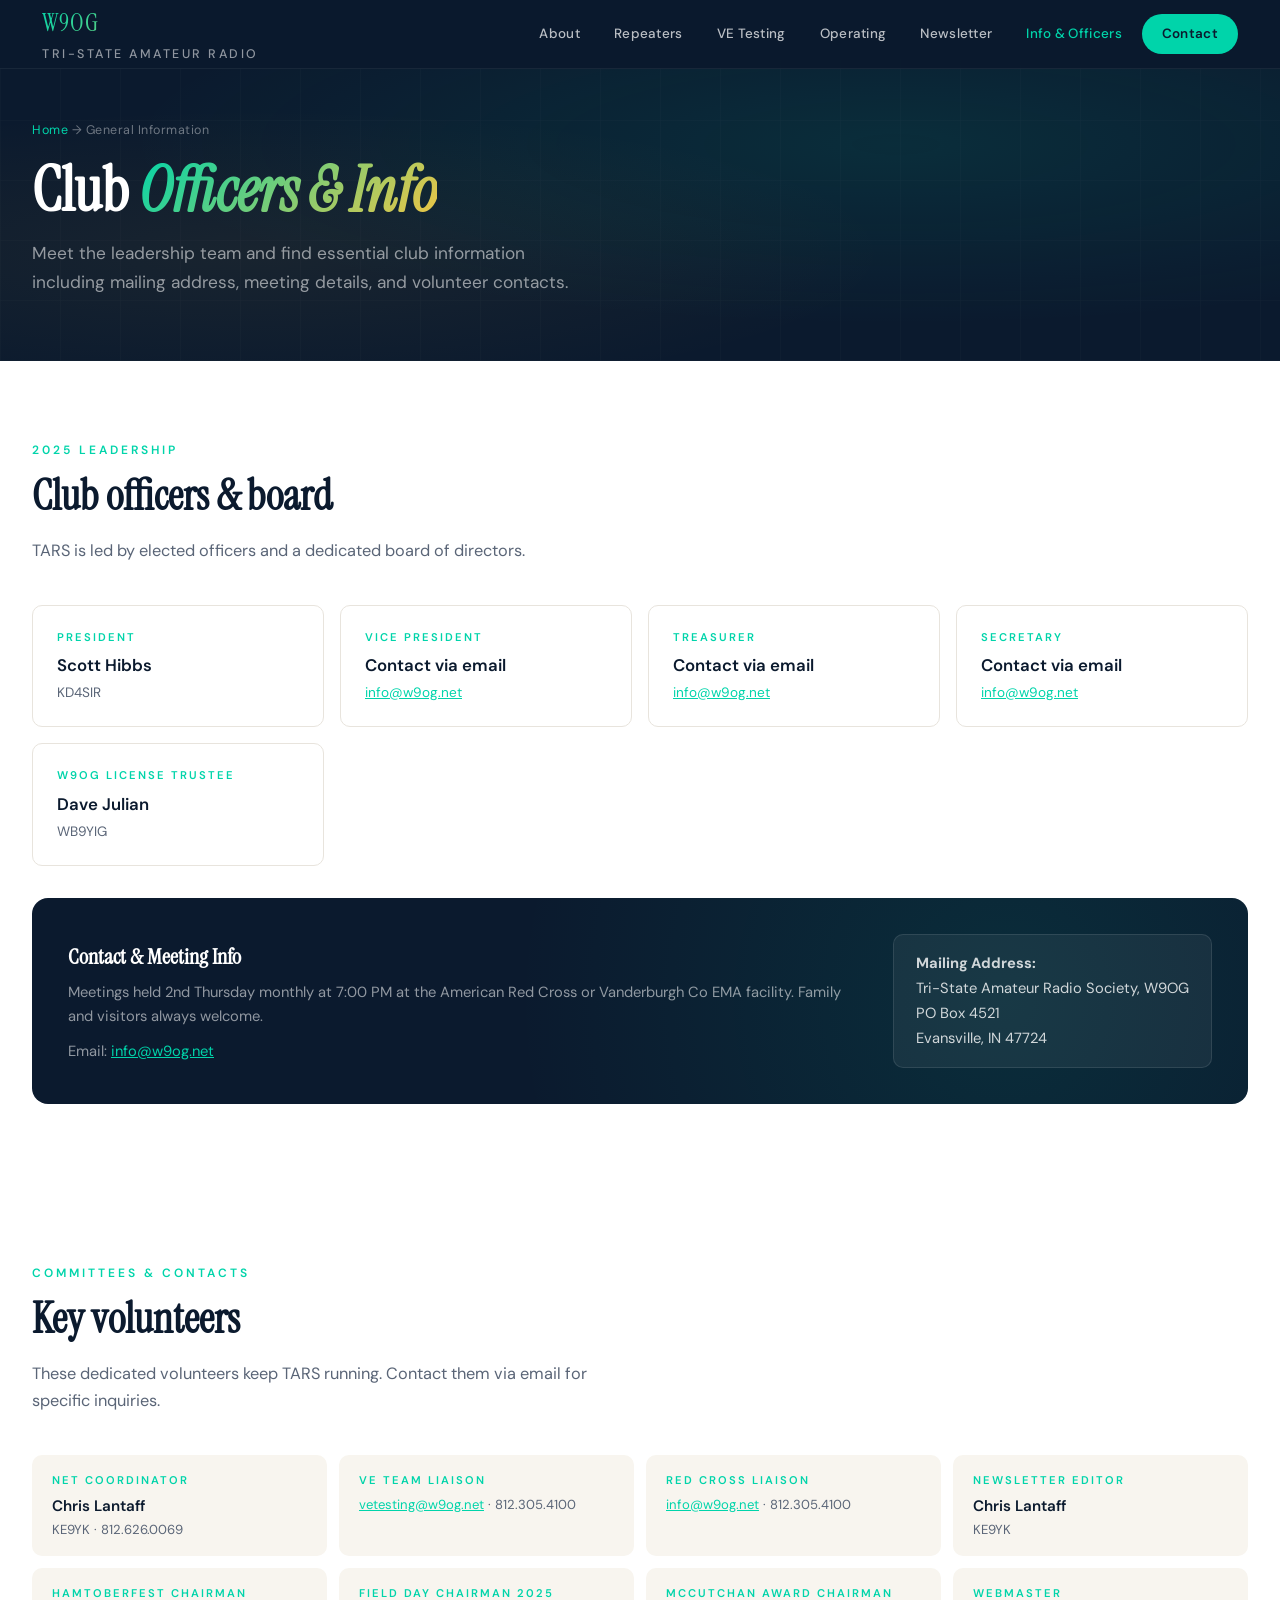
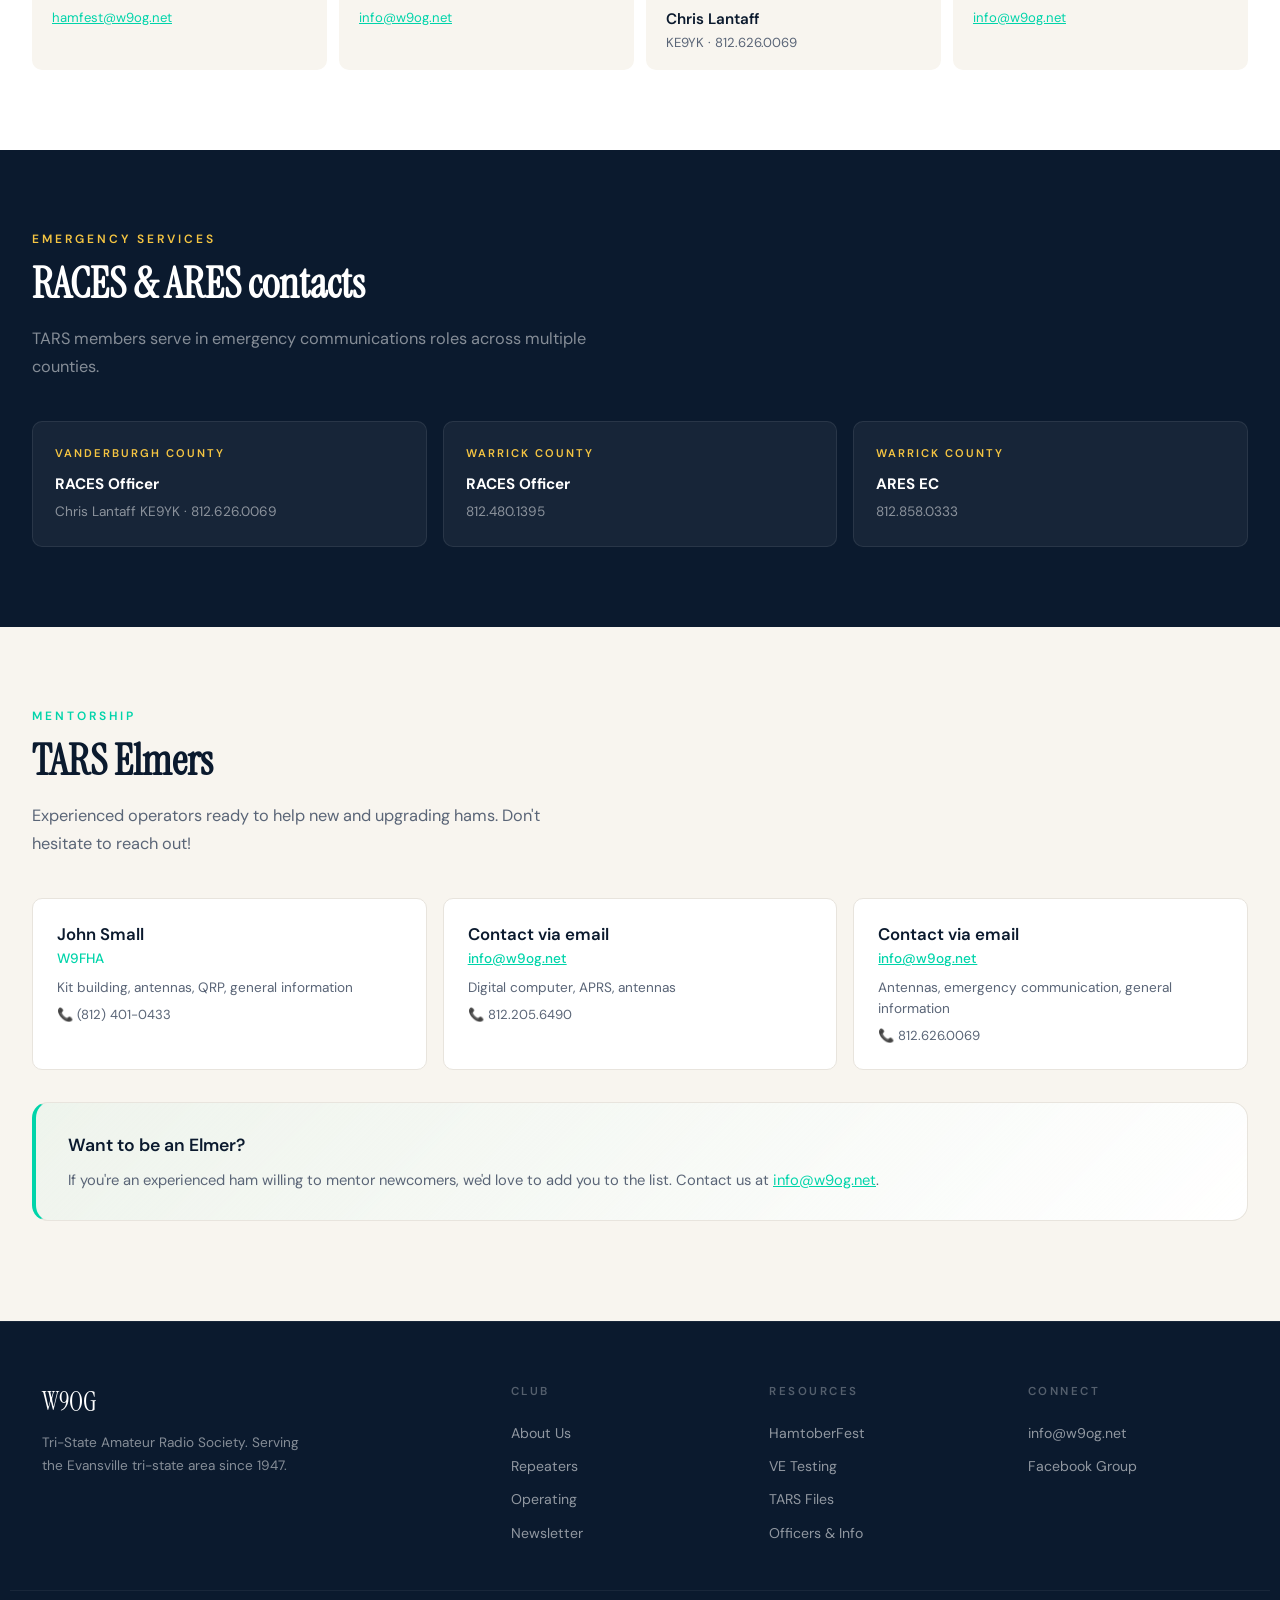
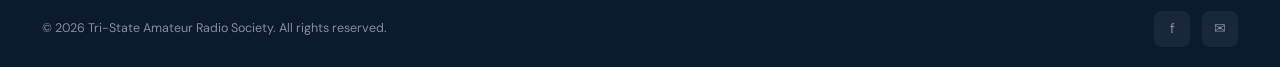
<file: general-info.html>
<!DOCTYPE html>
<html lang="en">
<head>
<meta charset="UTF-8">
<meta name="viewport" content="width=device-width, initial-scale=1.0">
<title>General Information &amp; Officers – TARS W9OG</title>
<link rel="stylesheet" href="tars-shared.css">
<style>
  .officers-section { background: var(--white); }
  .mailing-card {
    background: var(--navy); border-radius: var(--radius);
    padding: 36px; color: var(--white); margin-top: 32px;
    display: flex; gap: 40px; align-items: center; flex-wrap: wrap;
    position: relative; overflow: hidden;
  }
  .mailing-card::before {
    content: ''; position: absolute; inset: 0;
    background: radial-gradient(circle at 80% 50%, rgba(0,212,170,0.1), transparent 50%);
  }
  .mailing-card * { position: relative; z-index: 1; }
  .mailing-card h3 {
    font-family: 'Instrument Serif', serif; font-size: 1.4rem;
  }
  .mailing-card p { color: rgba(255,255,255,0.55); font-size: 0.92rem; margin-top: 4px; }
  .mailing-address {
    background: rgba(255,255,255,0.06); border: 1px solid rgba(255,255,255,0.1);
    border-radius: var(--radius-sm); padding: 16px 22px;
    font-size: 0.92rem; color: rgba(255,255,255,0.8); line-height: 1.7;
  }

  .elmers-section { background: var(--cream); }
  .elmer-grid {
    display: grid; grid-template-columns: repeat(auto-fit, minmax(300px, 1fr)); gap: 16px;
  }
  .elmer-card {
    background: var(--white); border: 1px solid var(--light-gray);
    border-radius: var(--radius-sm); padding: 22px 24px; transition: 0.3s;
  }
  .elmer-card:hover { border-color: var(--electric); }
  .elmer-name { font-size: 1.05rem; color: var(--navy); font-weight: 600; }
  .elmer-call { font-size: 0.85rem; color: var(--electric); font-weight: 500; }
  .elmer-topics { font-size: 0.85rem; color: var(--text-muted); margin-top: 6px; line-height: 1.55; }
  .elmer-contact { font-size: 0.82rem; color: var(--text-muted); margin-top: 6px; }

  .ares-section { background: var(--navy); color: var(--white); }
  .ares-section .section-label { color: var(--warm-gold); }
  .ares-section .section-title { color: var(--white); }
  .ares-section .section-desc { color: rgba(255,255,255,0.5); }
  .ares-grid {
    display: grid; grid-template-columns: repeat(auto-fit, minmax(260px, 1fr)); gap: 16px;
  }
  .ares-card {
    background: rgba(255,255,255,0.05); border: 1px solid rgba(255,255,255,0.08);
    border-radius: var(--radius-sm); padding: 22px; transition: 0.3s;
  }
  .ares-card:hover { background: rgba(255,255,255,0.08); }
  .ares-card h4 { font-size: 0.95rem; color: var(--white); margin-bottom: 4px; }
  .ares-card .ares-role {
    font-size: 0.7rem; text-transform: uppercase; letter-spacing: 2px;
    color: var(--warm-gold); font-weight: 600; margin-bottom: 10px;
  }
  .ares-card p { font-size: 0.85rem; color: rgba(255,255,255,0.5); }

  .committee-section { background: var(--white); }
  .committee-grid {
    display: grid; grid-template-columns: repeat(auto-fit, minmax(240px, 1fr)); gap: 12px;
  }
  .committee-item {
    background: var(--cream); border-radius: var(--radius-sm); padding: 16px 20px;
  }
  .committee-item .role {
    font-size: 0.7rem; text-transform: uppercase; letter-spacing: 2px;
    color: var(--electric); font-weight: 600; margin-bottom: 4px;
  }
  .committee-item .name { font-size: 0.95rem; color: var(--navy); font-weight: 600; }
  .committee-item .contact { font-size: 0.82rem; color: var(--text-muted); }
</style>
</head>
<body>

<nav>
  <div class="nav-inner">
    <a href="index.html" class="nav-brand">
      <div><div class="callsign">W9OG</div><div class="club-name">Tri-State Amateur Radio</div></div>
    </a>
    <div class="nav-links">
      <a href="about.html">About</a>
      <a href="repeaters.html">Repeaters</a>
      <a href="ve-testing.html">VE Testing</a>
      <a href="operating.html">Operating</a>
      <a href="newsletter.html">Newsletter</a>
      <a href="general-info.html" class="active">Info &amp; Officers</a>
      <a href="mailto:info@w9og.net" class="nav-cta">Contact</a>
    </div>
    <button class="mobile-toggle" aria-label="Menu"><span></span><span></span><span></span></button>
  </div>
</nav>

<div class="page-hero">
  <div class="page-hero-grid"></div>
  <div class="page-hero-inner">
    <div class="breadcrumb"><a href="index.html">Home</a> → General Information</div>
    <h1>Club <em>Officers &amp; Info</em></h1>
    <p class="page-subtitle">Meet the leadership team and find essential club information including mailing address, meeting details, and volunteer contacts.</p>
  </div>
</div>

<!-- ══ OFFICERS ══ -->
<section class="officers-section">
  <div class="section-inner">
    <div class="section-label">2025 Leadership</div>
    <h2 class="section-title">Club officers &amp; board</h2>
    <p class="section-desc">TARS is led by elected officers and a dedicated board of directors.</p>

    <div class="officer-grid">
      <div class="officer-card">
        <div class="officer-role">President</div>
        <div class="officer-name">Scott Hibbs</div>
        <div class="officer-call">KD4SIR</div>
      </div>
      <div class="officer-card">
        <div class="officer-role">Vice President</div>
        <div class="officer-name">Contact via email</div>
        <div class="officer-call"><a href="mailto:info@w9og.net" style="color:var(--electric);">info@w9og.net</a></div>
      </div>
      <div class="officer-card">
        <div class="officer-role">Treasurer</div>
        <div class="officer-name">Contact via email</div>
        <div class="officer-call"><a href="mailto:info@w9og.net" style="color:var(--electric);">info@w9og.net</a></div>
      </div>
      <div class="officer-card">
        <div class="officer-role">Secretary</div>
        <div class="officer-name">Contact via email</div>
        <div class="officer-call"><a href="mailto:info@w9og.net" style="color:var(--electric);">info@w9og.net</a></div>
      </div>
      <div class="officer-card">
        <div class="officer-role">W9OG License Trustee</div>
        <div class="officer-name">Dave Julian</div>
        <div class="officer-call">WB9YIG</div>
      </div>
    </div>

    <!-- Mailing / Meeting Info -->
    <div class="mailing-card">
      <div style="flex:1; min-width:260px;">
        <h3>Contact &amp; Meeting Info</h3>
        <p>Meetings held 2nd Thursday monthly at 7:00 PM at the American Red Cross or Vanderburgh Co EMA facility. Family and visitors always welcome.</p>
        <p style="margin-top:10px;">Email: <a href="mailto:info@w9og.net" style="color:var(--electric);">info@w9og.net</a></p>
      </div>
      <div class="mailing-address">
        <strong>Mailing Address:</strong><br>
        Tri-State Amateur Radio Society, W9OG<br>
        PO Box 4521<br>
        Evansville, IN 47724
      </div>
    </div>
  </div>
</section>

<!-- ══ COMMITTEES ══ -->
<section class="committee-section">
  <div class="section-inner">
    <div class="section-label">Committees &amp; Contacts</div>
    <h2 class="section-title">Key volunteers</h2>
    <p class="section-desc">These dedicated volunteers keep TARS running. Contact them via email for specific inquiries.</p>

    <div class="committee-grid">
      <div class="committee-item">
        <div class="role">Net Coordinator</div>
        <div class="name">Chris Lantaff</div>
        <div class="contact">KE9YK · 812.626.0069</div>
      </div>
      <div class="committee-item">
        <div class="role">VE Team Liaison</div>
        <div class="contact"><a href="mailto:vetesting@w9og.net" style="color:var(--electric);">vetesting@w9og.net</a> · 812.305.4100</div>
      </div>
      <div class="committee-item">
        <div class="role">Red Cross Liaison</div>
        <div class="contact"><a href="mailto:info@w9og.net" style="color:var(--electric);">info@w9og.net</a> · 812.305.4100</div>
      </div>
      <div class="committee-item">
        <div class="role">Newsletter Editor</div>
        <div class="name">Chris Lantaff</div>
        <div class="contact">KE9YK</div>
      </div>
      <div class="committee-item">
        <div class="role">HamtoberFest Chairman</div>
        <div class="contact"><a href="mailto:hamfest@w9og.net" style="color:var(--electric);">hamfest@w9og.net</a></div>
      </div>
      <div class="committee-item">
        <div class="role">Field Day Chairman 2025</div>
        <div class="contact"><a href="mailto:info@w9og.net" style="color:var(--electric);">info@w9og.net</a></div>
      </div>
      <div class="committee-item">
        <div class="role">McCutchan Award Chairman</div>
        <div class="name">Chris Lantaff</div>
        <div class="contact">KE9YK · 812.626.0069</div>
      </div>
      <div class="committee-item">
        <div class="role">Webmaster</div>
        <div class="contact"><a href="mailto:info@w9og.net" style="color:var(--electric);">info@w9og.net</a></div>
      </div>
    </div>
  </div>
</section>

<!-- ══ ARES/RACES ══ -->
<section class="ares-section">
  <div class="section-inner">
    <div class="section-label">Emergency Services</div>
    <h2 class="section-title">RACES &amp; ARES contacts</h2>
    <p class="section-desc">TARS members serve in emergency communications roles across multiple counties.</p>

    <div class="ares-grid">
      <div class="ares-card">
        <div class="ares-role">Vanderburgh County</div>
        <h4>RACES Officer</h4>
        <p>Chris Lantaff KE9YK · 812.626.0069</p>
      </div>
      <div class="ares-card">
        <div class="ares-role">Warrick County</div>
        <h4>RACES Officer</h4>
        <p>812.480.1395</p>
      </div>
      <div class="ares-card">
        <div class="ares-role">Warrick County</div>
        <h4>ARES EC</h4>
        <p>812.858.0333</p>
      </div>
    </div>
  </div>
</section>

<!-- ══ ELMERS ══ -->
<section class="elmers-section">
  <div class="section-inner">
    <div class="section-label">Mentorship</div>
    <h2 class="section-title">TARS Elmers</h2>
    <p class="section-desc">Experienced operators ready to help new and upgrading hams. Don't hesitate to reach out!</p>

    <div class="elmer-grid">
      <div class="elmer-card">
        <div class="elmer-name">John Small</div>
        <div class="elmer-call">W9FHA</div>
        <div class="elmer-topics">Kit building, antennas, QRP, general information</div>
        <div class="elmer-contact">📞 (812) 401-0433</div>
      </div>
      <div class="elmer-card">
        <div class="elmer-name">Contact via email</div>
        <div class="elmer-call"><a href="mailto:info@w9og.net" style="color:var(--electric);">info@w9og.net</a></div>
        <div class="elmer-topics">Digital computer, APRS, antennas</div>
        <div class="elmer-contact">📞 812.205.6490</div>
      </div>
      <div class="elmer-card">
        <div class="elmer-name">Contact via email</div>
        <div class="elmer-call"><a href="mailto:info@w9og.net" style="color:var(--electric);">info@w9og.net</a></div>
        <div class="elmer-topics">Antennas, emergency communication, general information</div>
        <div class="elmer-contact">📞 812.626.0069</div>
      </div>
    </div>

    <div class="info-box highlight" style="margin-top:32px;">
      <h3>Want to be an Elmer?</h3>
      <p>If you're an experienced ham willing to mentor newcomers, we'd love to add you to the list. Contact us at <a href="mailto:info@w9og.net" style="color:var(--electric);">info@w9og.net</a>.</p>
    </div>
  </div>
</section>

<footer>
  <div class="footer-inner">
    <div class="footer-brand"><div class="callsign">W9OG</div><p>Tri-State Amateur Radio Society. Serving the Evansville tri-state area since 1947.</p></div>
    <div class="footer-col"><h5>Club</h5><a href="about.html">About Us</a><a href="repeaters.html">Repeaters</a><a href="operating.html">Operating</a><a href="newsletter.html">Newsletter</a></div>
    <div class="footer-col"><h5>Resources</h5><a href="http://www.hamtoberfest.com" target="_blank">HamtoberFest</a><a href="ve-testing.html">VE Testing</a><a href="files.html">TARS Files</a><a href="general-info.html">Officers &amp; Info</a></div>
    <div class="footer-col"><h5>Connect</h5><a href="mailto:info@w9og.net">info@w9og.net</a><a href="https://www.facebook.com/groups/TARSw9og" target="_blank">Facebook Group</a></div>
  </div>
  <div class="footer-bottom"><span>&copy; 2026 Tri-State Amateur Radio Society. All rights reserved.</span><div class="footer-socials"><a href="https://www.facebook.com/groups/TARSw9og" target="_blank">f</a><a href="mailto:info@w9og.net">✉</a></div></div>
</footer>
</body>
</html>
</file>
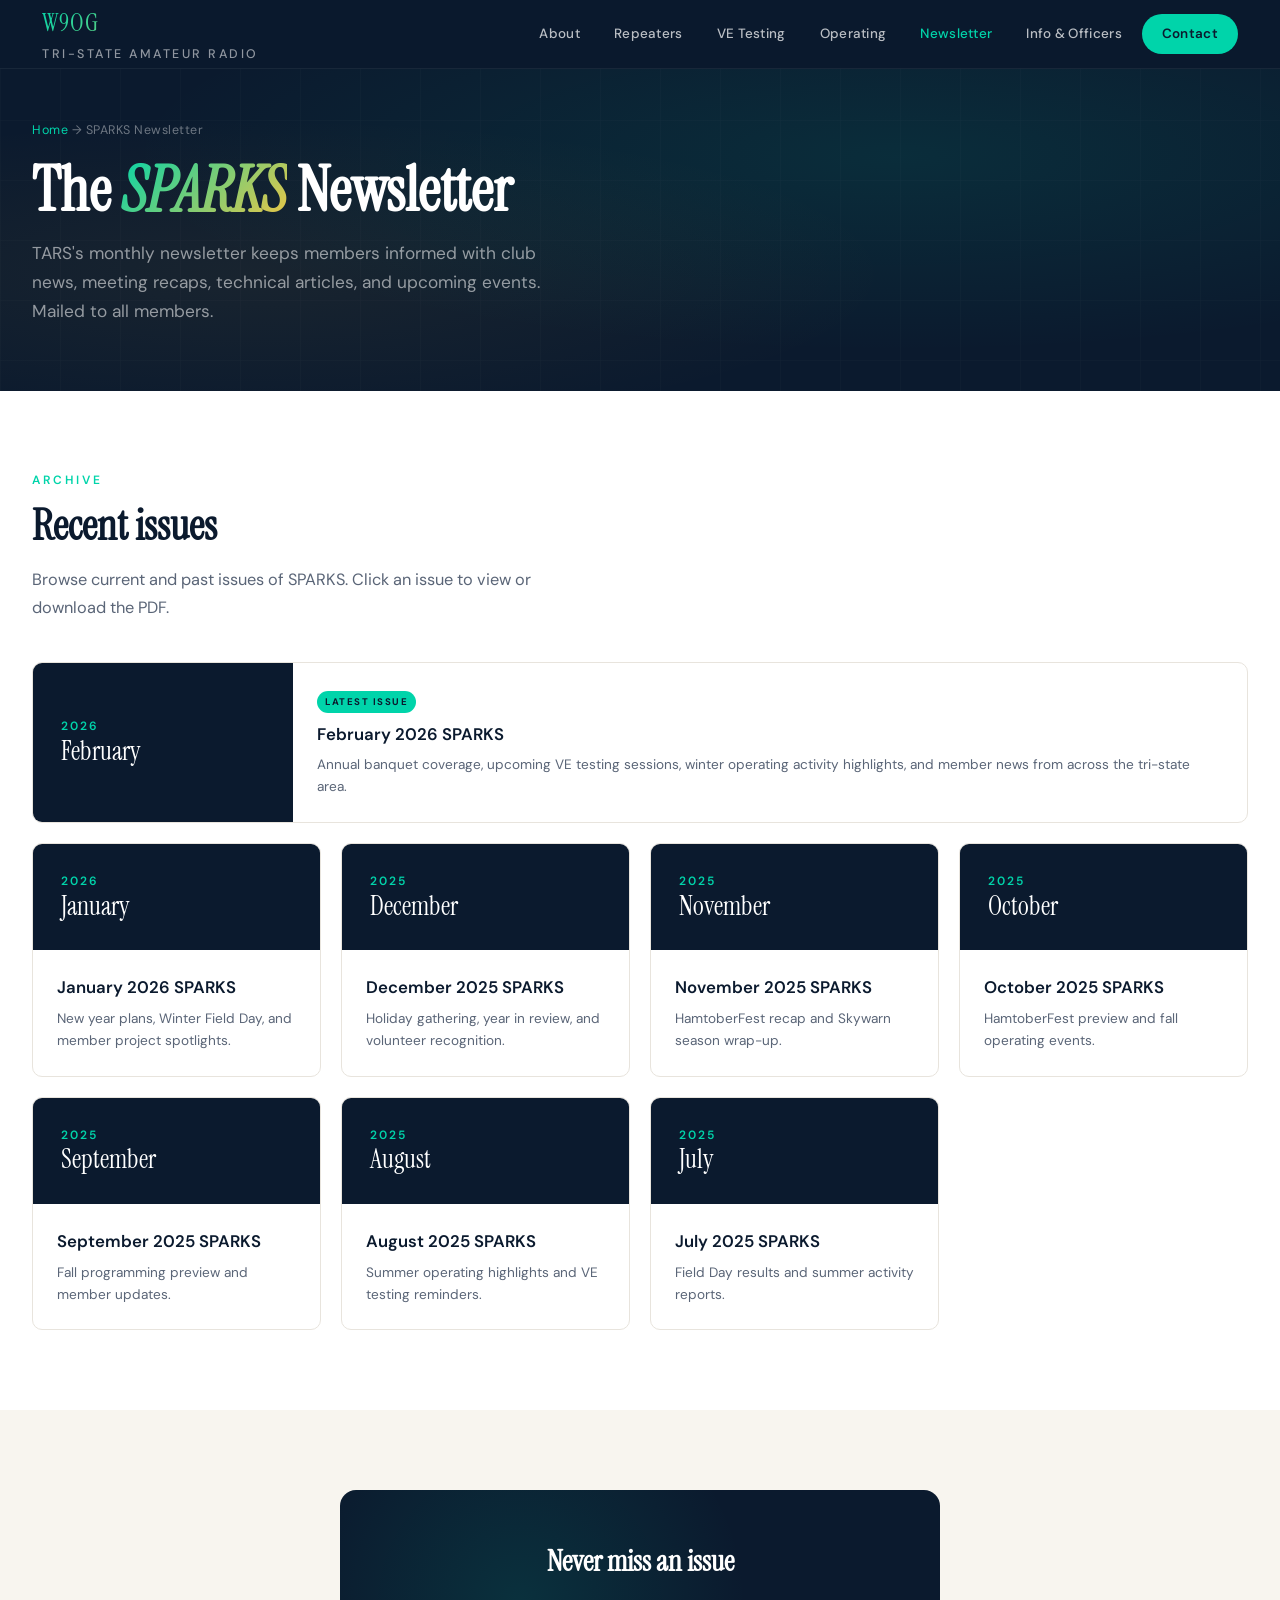
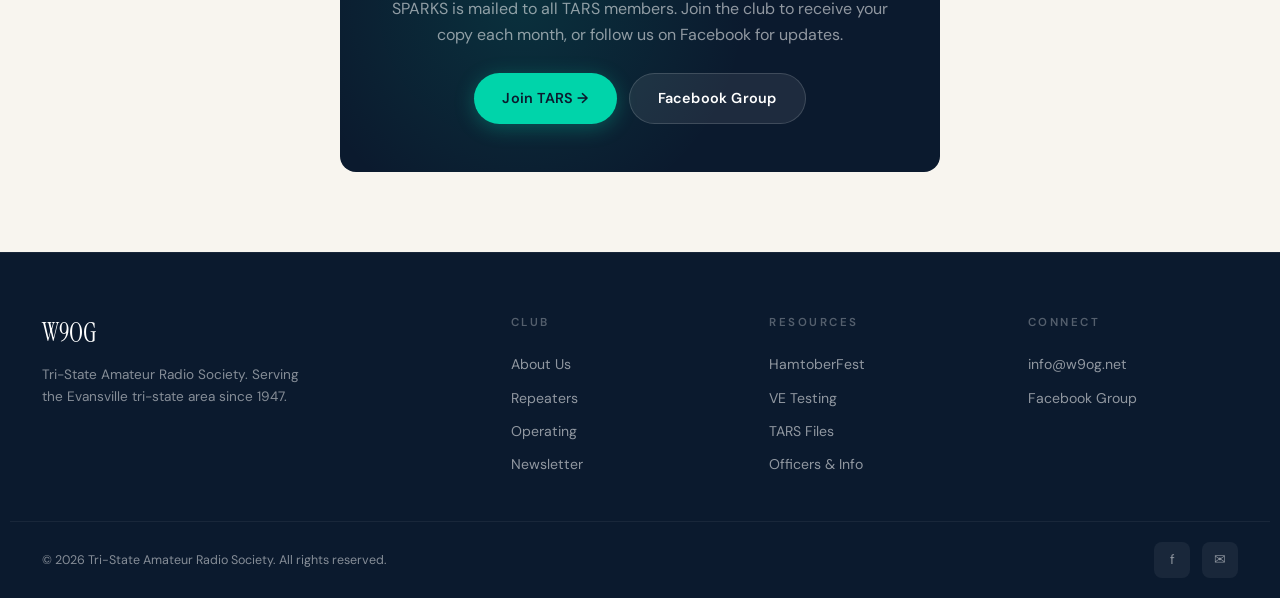
<file: newsletter.html>
<!DOCTYPE html>
<html lang="en">
<head>
<meta charset="UTF-8">
<meta name="viewport" content="width=device-width, initial-scale=1.0">
<title>SPARKS Newsletter – TARS W9OG</title>
<link rel="stylesheet" href="tars-shared.css">
<style>
  .newsletter-section { background: var(--white); }
  .nl-grid {
    display: grid; grid-template-columns: repeat(auto-fit, minmax(280px, 1fr)); gap: 20px;
  }
  .nl-card {
    background: var(--white); border: 1px solid var(--light-gray);
    border-radius: var(--radius-sm); overflow: hidden;
    transition: 0.3s; text-decoration: none; color: inherit; display: block;
  }
  .nl-card:hover { border-color: var(--electric); transform: translateY(-2px); box-shadow: 0 8px 28px rgba(0,0,0,0.06); }
  .nl-card.featured {
    grid-column: 1 / -1;
    display: grid; grid-template-columns: auto 1fr; gap: 0;
  }
  .nl-card-header {
    background: var(--navy); padding: 28px;
    display: flex; flex-direction: column; justify-content: center;
    min-width: 200px;
  }
  .nl-card.featured .nl-card-header { min-width: 260px; }
  .nl-month {
    font-family: 'Instrument Serif', serif;
    font-size: 1.6rem; color: var(--white); line-height: 1.2;
  }
  .nl-year { font-size: 0.75rem; color: var(--electric); font-weight: 600; letter-spacing: 2px; }
  .nl-card-body { padding: 24px; }
  .nl-card-body h3 { font-size: 1.05rem; color: var(--navy); margin-bottom: 6px; font-weight: 600; }
  .nl-card-body p { font-size: 0.85rem; color: var(--text-muted); line-height: 1.6; }
  .nl-badge-new {
    display: inline-block; background: var(--electric); color: var(--navy);
    font-size: 0.6rem; font-weight: 700; letter-spacing: 1.5px;
    padding: 3px 8px; border-radius: 50px; margin-bottom: 8px;
  }

  .subscribe-section {
    background: var(--cream); text-align: center;
  }
  .subscribe-box {
    max-width: 600px; margin: 0 auto;
    background: var(--navy); border-radius: var(--radius);
    padding: 48px 40px; position: relative; overflow: hidden;
  }
  .subscribe-box::before {
    content: ''; position: absolute; inset: 0;
    background: radial-gradient(circle at 30% 40%, rgba(0,212,170,0.12), transparent 50%);
  }
  .subscribe-box * { position: relative; z-index: 1; }
  .subscribe-box h3 {
    font-family: 'Instrument Serif', serif;
    font-size: 1.8rem; color: var(--white); margin-bottom: 10px;
  }
  .subscribe-box p { color: rgba(255,255,255,0.55); margin-bottom: 24px; }

  @media (max-width: 700px) {
    .nl-card.featured { grid-template-columns: 1fr; }
  }
</style>
</head>
<body>

<nav>
  <div class="nav-inner">
    <a href="index.html" class="nav-brand">
      <div><div class="callsign">W9OG</div><div class="club-name">Tri-State Amateur Radio</div></div>
    </a>
    <div class="nav-links">
      <a href="about.html">About</a>
      <a href="repeaters.html">Repeaters</a>
      <a href="ve-testing.html">VE Testing</a>
      <a href="operating.html">Operating</a>
      <a href="newsletter.html" class="active">Newsletter</a>
      <a href="general-info.html">Info &amp; Officers</a>
      <a href="mailto:info@w9og.net" class="nav-cta">Contact</a>
    </div>
    <button class="mobile-toggle" aria-label="Menu"><span></span><span></span><span></span></button>
  </div>
</nav>

<div class="page-hero">
  <div class="page-hero-grid"></div>
  <div class="page-hero-inner">
    <div class="breadcrumb"><a href="index.html">Home</a> → SPARKS Newsletter</div>
    <h1>The <em>SPARKS</em> Newsletter</h1>
    <p class="page-subtitle">TARS's monthly newsletter keeps members informed with club news, meeting recaps, technical articles, and upcoming events. Mailed to all members.</p>
  </div>
</div>

<section class="newsletter-section">
  <div class="section-inner">
    <div class="section-label">Archive</div>
    <h2 class="section-title">Recent issues</h2>
    <p class="section-desc">Browse current and past issues of SPARKS. Click an issue to view or download the PDF.</p>

    <div class="nl-grid">
      <!-- Featured latest -->
      <a href="#" class="nl-card featured">
        <div class="nl-card-header">
          <div class="nl-year">2026</div>
          <div class="nl-month">February</div>
        </div>
        <div class="nl-card-body">
          <span class="nl-badge-new">LATEST ISSUE</span>
          <h3>February 2026 SPARKS</h3>
          <p>Annual banquet coverage, upcoming VE testing sessions, winter operating activity highlights, and member news from across the tri-state area.</p>
        </div>
      </a>

      <a href="#" class="nl-card">
        <div class="nl-card-header">
          <div class="nl-year">2026</div>
          <div class="nl-month">January</div>
        </div>
        <div class="nl-card-body">
          <h3>January 2026 SPARKS</h3>
          <p>New year plans, Winter Field Day, and member project spotlights.</p>
        </div>
      </a>

      <a href="#" class="nl-card">
        <div class="nl-card-header">
          <div class="nl-year">2025</div>
          <div class="nl-month">December</div>
        </div>
        <div class="nl-card-body">
          <h3>December 2025 SPARKS</h3>
          <p>Holiday gathering, year in review, and volunteer recognition.</p>
        </div>
      </a>

      <a href="#" class="nl-card">
        <div class="nl-card-header">
          <div class="nl-year">2025</div>
          <div class="nl-month">November</div>
        </div>
        <div class="nl-card-body">
          <h3>November 2025 SPARKS</h3>
          <p>HamtoberFest recap and Skywarn season wrap-up.</p>
        </div>
      </a>

      <a href="#" class="nl-card">
        <div class="nl-card-header">
          <div class="nl-year">2025</div>
          <div class="nl-month">October</div>
        </div>
        <div class="nl-card-body">
          <h3>October 2025 SPARKS</h3>
          <p>HamtoberFest preview and fall operating events.</p>
        </div>
      </a>

      <a href="#" class="nl-card">
        <div class="nl-card-header">
          <div class="nl-year">2025</div>
          <div class="nl-month">September</div>
        </div>
        <div class="nl-card-body">
          <h3>September 2025 SPARKS</h3>
          <p>Fall programming preview and member updates.</p>
        </div>
      </a>

      <a href="#" class="nl-card">
        <div class="nl-card-header">
          <div class="nl-year">2025</div>
          <div class="nl-month">August</div>
        </div>
        <div class="nl-card-body">
          <h3>August 2025 SPARKS</h3>
          <p>Summer operating highlights and VE testing reminders.</p>
        </div>
      </a>

      <a href="#" class="nl-card">
        <div class="nl-card-header">
          <div class="nl-year">2025</div>
          <div class="nl-month">July</div>
        </div>
        <div class="nl-card-body">
          <h3>July 2025 SPARKS</h3>
          <p>Field Day results and summer activity reports.</p>
        </div>
      </a>
    </div>
  </div>
</section>

<section class="subscribe-section">
  <div class="subscribe-box">
    <h3>Never miss an issue</h3>
    <p>SPARKS is mailed to all TARS members. Join the club to receive your copy each month, or follow us on Facebook for updates.</p>
    <div style="display:flex; gap:12px; justify-content:center; flex-wrap:wrap;">
      <a href="mailto:info@w9og.net" class="btn btn-primary">Join TARS →</a>
      <a href="https://www.facebook.com/groups/TARSw9og" target="_blank" class="btn btn-secondary">Facebook Group</a>
    </div>
  </div>
</section>

<footer>
  <div class="footer-inner">
    <div class="footer-brand"><div class="callsign">W9OG</div><p>Tri-State Amateur Radio Society. Serving the Evansville tri-state area since 1947.</p></div>
    <div class="footer-col"><h5>Club</h5><a href="about.html">About Us</a><a href="repeaters.html">Repeaters</a><a href="operating.html">Operating</a><a href="newsletter.html">Newsletter</a></div>
    <div class="footer-col"><h5>Resources</h5><a href="http://www.hamtoberfest.com" target="_blank">HamtoberFest</a><a href="ve-testing.html">VE Testing</a><a href="files.html">TARS Files</a><a href="general-info.html">Officers &amp; Info</a></div>
    <div class="footer-col"><h5>Connect</h5><a href="mailto:info@w9og.net">info@w9og.net</a><a href="https://www.facebook.com/groups/TARSw9og" target="_blank">Facebook Group</a></div>
  </div>
  <div class="footer-bottom"><span>&copy; 2026 Tri-State Amateur Radio Society. All rights reserved.</span><div class="footer-socials"><a href="https://www.facebook.com/groups/TARSw9og" target="_blank">f</a><a href="mailto:info@w9og.net">✉</a></div></div>
</footer>
</body>
</html>
</file>
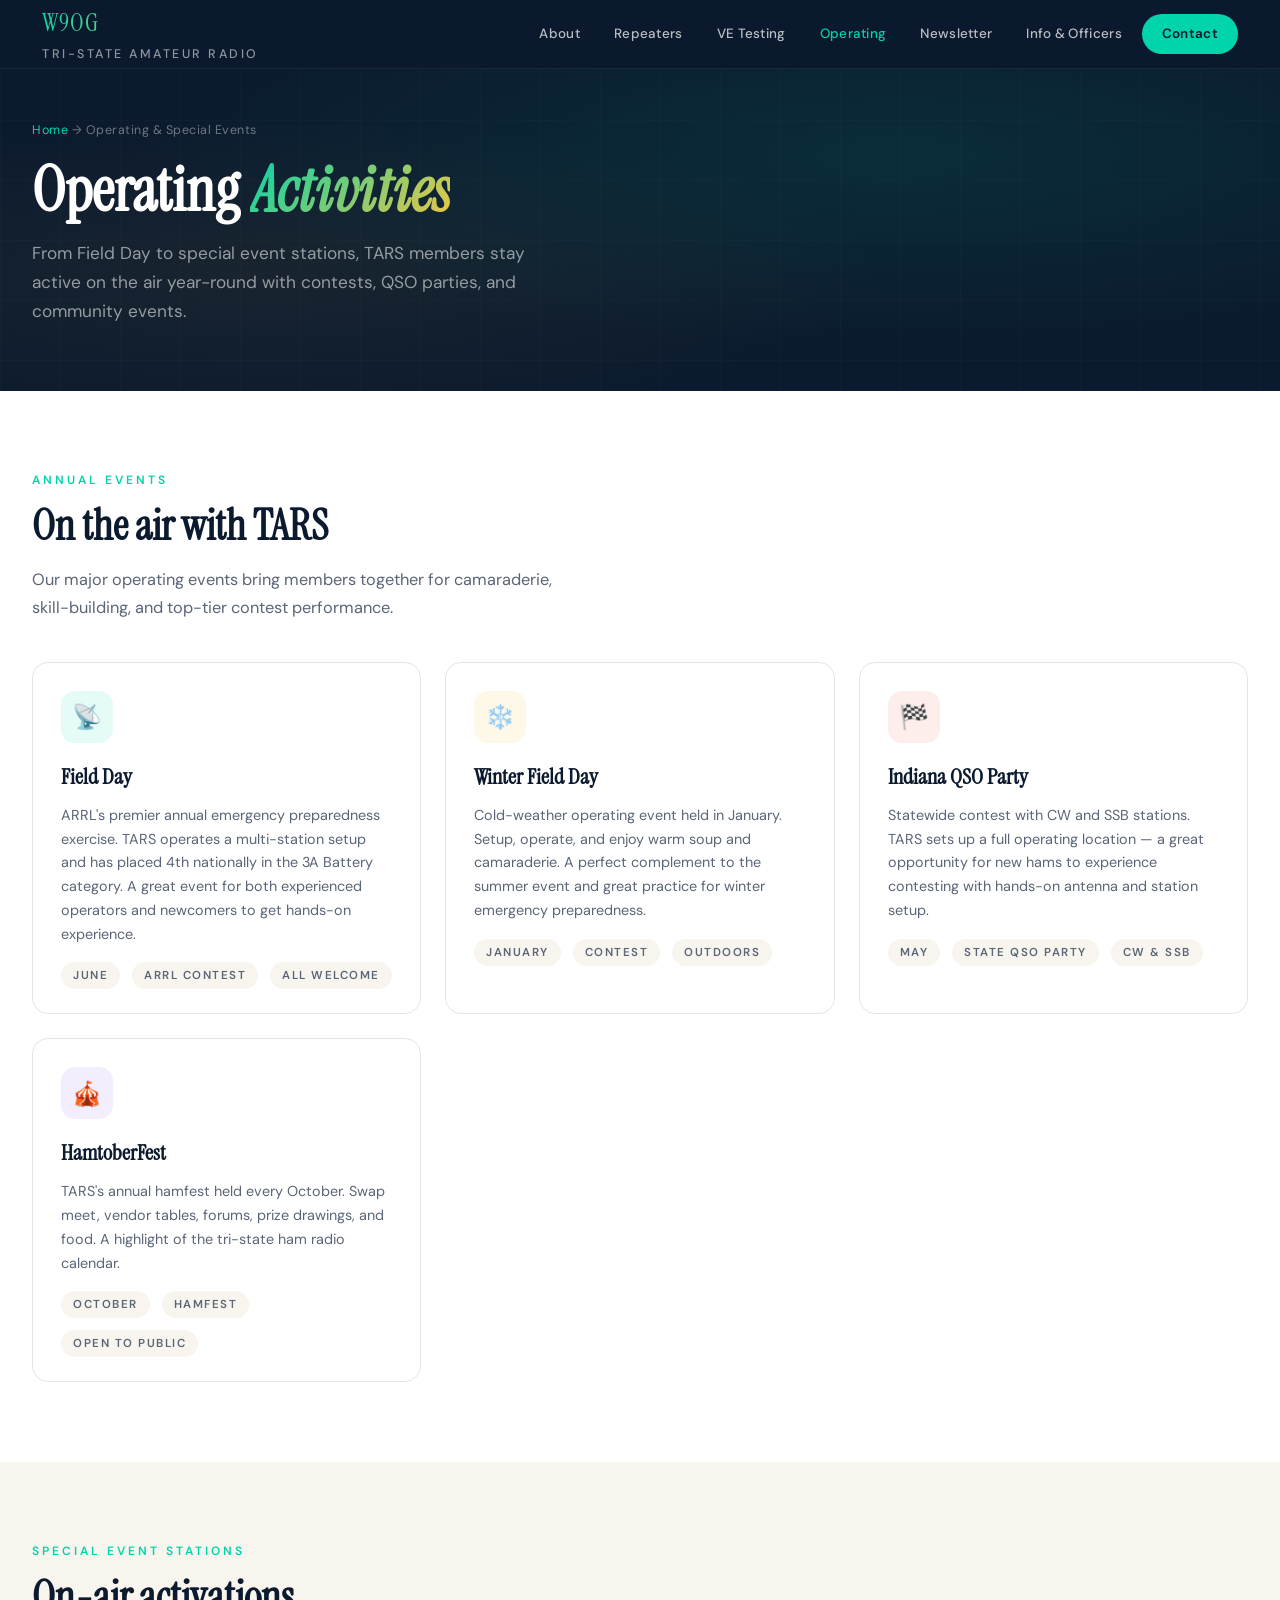
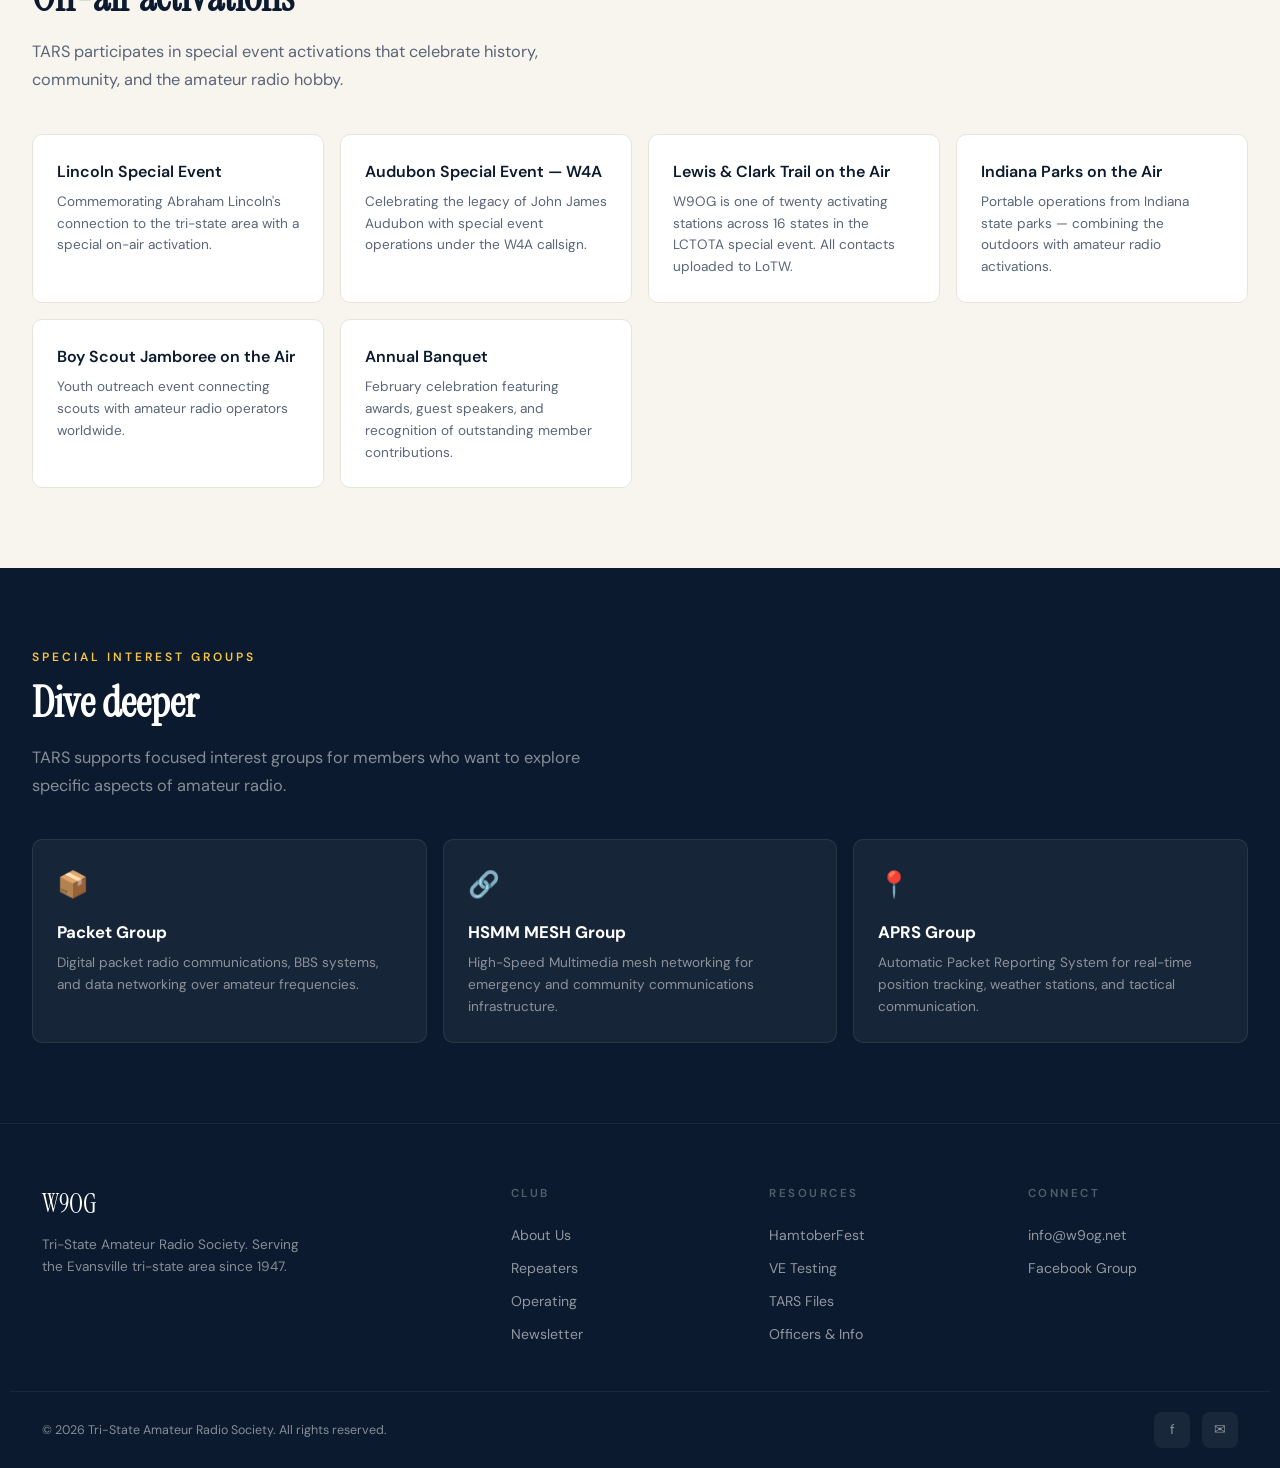
<file: operating.html>
<!DOCTYPE html>
<html lang="en">
<head>
<meta charset="UTF-8">
<meta name="viewport" content="width=device-width, initial-scale=1.0">
<title>Operating &amp; Special Events – TARS W9OG</title>
<link rel="stylesheet" href="tars-shared.css">
<style>
  .events-section { background: var(--white); }
  .event-cards {
    display: grid; grid-template-columns: repeat(auto-fit, minmax(320px, 1fr)); gap: 24px;
  }
  .event-card {
    background: var(--white); border: 1px solid var(--light-gray);
    border-radius: var(--radius); overflow: hidden; transition: 0.3s;
  }
  .event-card:hover { transform: translateY(-3px); box-shadow: 0 10px 35px rgba(0,0,0,0.06); }
  .event-card-header {
    padding: 28px 28px 0;
  }
  .event-card-icon {
    width: 52px; height: 52px; border-radius: 14px;
    display: flex; align-items: center; justify-content: center;
    font-size: 1.5rem; margin-bottom: 16px;
  }
  .event-card-icon.teal { background: rgba(0,212,170,0.1); }
  .event-card-icon.gold { background: rgba(245,197,66,0.12); }
  .event-card-icon.red { background: rgba(231,76,60,0.1); }
  .event-card-icon.purple { background: rgba(139,92,246,0.1); }
  .event-card h3 {
    font-family: 'Instrument Serif', serif;
    font-size: 1.4rem; color: var(--navy); margin-bottom: 8px;
  }
  .event-card p { font-size: 0.9rem; color: var(--text-muted); line-height: 1.65; padding: 0 28px; }
  .event-card-footer {
    padding: 16px 28px 24px; display: flex; gap: 12px; flex-wrap: wrap;
  }
  .event-tag {
    font-size: 0.72rem; text-transform: uppercase; letter-spacing: 1.5px;
    padding: 4px 12px; border-radius: 50px; font-weight: 600;
    background: var(--cream); color: var(--text-muted);
  }

  .special-events { background: var(--cream); }
  .se-grid {
    display: grid; grid-template-columns: repeat(auto-fit, minmax(280px, 1fr)); gap: 16px;
  }
  .se-card {
    background: var(--white); border: 1px solid var(--light-gray);
    border-radius: var(--radius-sm); padding: 24px; transition: 0.3s;
  }
  .se-card:hover { border-color: var(--electric); }
  .se-card h4 { font-size: 1rem; color: var(--navy); margin-bottom: 6px; font-weight: 600; }
  .se-card p { font-size: 0.85rem; color: var(--text-muted); line-height: 1.6; }

  .sig-section { background: var(--navy); color: var(--white); }
  .sig-section .section-label { color: var(--warm-gold); }
  .sig-section .section-title { color: var(--white); }
  .sig-section .section-desc { color: rgba(255,255,255,0.5); }
  .sig-cards {
    display: grid; grid-template-columns: repeat(auto-fit, minmax(240px, 1fr)); gap: 16px;
  }
  .sig-card {
    background: rgba(255,255,255,0.05); border: 1px solid rgba(255,255,255,0.08);
    border-radius: var(--radius-sm); padding: 24px; transition: 0.3s;
  }
  .sig-card:hover { background: rgba(255,255,255,0.08); }
  .sig-card h4 { font-size: 1.05rem; color: var(--white); margin-bottom: 6px; }
  .sig-card p { font-size: 0.85rem; color: rgba(255,255,255,0.5); line-height: 1.6; }
  .sig-card .sig-icon { font-size: 1.6rem; margin-bottom: 12px; }
</style>
</head>
<body>

<nav>
  <div class="nav-inner">
    <a href="index.html" class="nav-brand">
      <div><div class="callsign">W9OG</div><div class="club-name">Tri-State Amateur Radio</div></div>
    </a>
    <div class="nav-links">
      <a href="about.html">About</a>
      <a href="repeaters.html">Repeaters</a>
      <a href="ve-testing.html">VE Testing</a>
      <a href="operating.html" class="active">Operating</a>
      <a href="newsletter.html">Newsletter</a>
      <a href="general-info.html">Info &amp; Officers</a>
      <a href="mailto:info@w9og.net" class="nav-cta">Contact</a>
    </div>
    <button class="mobile-toggle" aria-label="Menu"><span></span><span></span><span></span></button>
  </div>
</nav>

<div class="page-hero">
  <div class="page-hero-grid"></div>
  <div class="page-hero-inner">
    <div class="breadcrumb"><a href="index.html">Home</a> → Operating &amp; Special Events</div>
    <h1>Operating <em>Activities</em></h1>
    <p class="page-subtitle">From Field Day to special event stations, TARS members stay active on the air year-round with contests, QSO parties, and community events.</p>
  </div>
</div>

<!-- ══ MAJOR EVENTS ══ -->
<section class="events-section">
  <div class="section-inner">
    <div class="section-label">Annual Events</div>
    <h2 class="section-title">On the air with TARS</h2>
    <p class="section-desc">Our major operating events bring members together for camaraderie, skill-building, and top-tier contest performance.</p>

    <div class="event-cards">
      <div class="event-card">
        <div class="event-card-header">
          <div class="event-card-icon teal">📡</div>
          <h3>Field Day</h3>
        </div>
        <p>ARRL's premier annual emergency preparedness exercise. TARS operates a multi-station setup and has placed 4th nationally in the 3A Battery category. A great event for both experienced operators and newcomers to get hands-on experience.</p>
        <div class="event-card-footer">
          <span class="event-tag">June</span>
          <span class="event-tag">ARRL Contest</span>
          <span class="event-tag">All Welcome</span>
        </div>
      </div>

      <div class="event-card">
        <div class="event-card-header">
          <div class="event-card-icon gold">❄️</div>
          <h3>Winter Field Day</h3>
        </div>
        <p>Cold-weather operating event held in January. Setup, operate, and enjoy warm soup and camaraderie. A perfect complement to the summer event and great practice for winter emergency preparedness.</p>
        <div class="event-card-footer">
          <span class="event-tag">January</span>
          <span class="event-tag">Contest</span>
          <span class="event-tag">Outdoors</span>
        </div>
      </div>

      <div class="event-card">
        <div class="event-card-header">
          <div class="event-card-icon red">🏁</div>
          <h3>Indiana QSO Party</h3>
        </div>
        <p>Statewide contest with CW and SSB stations. TARS sets up a full operating location — a great opportunity for new hams to experience contesting with hands-on antenna and station setup.</p>
        <div class="event-card-footer">
          <span class="event-tag">May</span>
          <span class="event-tag">State QSO Party</span>
          <span class="event-tag">CW &amp; SSB</span>
        </div>
      </div>

      <div class="event-card">
        <div class="event-card-header">
          <div class="event-card-icon purple">🎪</div>
          <h3>HamtoberFest</h3>
        </div>
        <p>TARS's annual hamfest held every October. Swap meet, vendor tables, forums, prize drawings, and food. A highlight of the tri-state ham radio calendar.</p>
        <div class="event-card-footer">
          <span class="event-tag">October</span>
          <span class="event-tag">Hamfest</span>
          <span class="event-tag">Open to Public</span>
        </div>
      </div>
    </div>
  </div>
</section>

<!-- ══ SPECIAL EVENT STATIONS ══ -->
<section class="special-events">
  <div class="section-inner">
    <div class="section-label">Special Event Stations</div>
    <h2 class="section-title">On-air activations</h2>
    <p class="section-desc">TARS participates in special event activations that celebrate history, community, and the amateur radio hobby.</p>

    <div class="se-grid">
      <div class="se-card">
        <h4>Lincoln Special Event</h4>
        <p>Commemorating Abraham Lincoln's connection to the tri-state area with a special on-air activation.</p>
      </div>
      <div class="se-card">
        <h4>Audubon Special Event — W4A</h4>
        <p>Celebrating the legacy of John James Audubon with special event operations under the W4A callsign.</p>
      </div>
      <div class="se-card">
        <h4>Lewis &amp; Clark Trail on the Air</h4>
        <p>W9OG is one of twenty activating stations across 16 states in the LCTOTA special event. All contacts uploaded to LoTW.</p>
      </div>
      <div class="se-card">
        <h4>Indiana Parks on the Air</h4>
        <p>Portable operations from Indiana state parks — combining the outdoors with amateur radio activations.</p>
      </div>
      <div class="se-card">
        <h4>Boy Scout Jamboree on the Air</h4>
        <p>Youth outreach event connecting scouts with amateur radio operators worldwide.</p>
      </div>
      <div class="se-card">
        <h4>Annual Banquet</h4>
        <p>February celebration featuring awards, guest speakers, and recognition of outstanding member contributions.</p>
      </div>
    </div>
  </div>
</section>

<!-- ══ SPECIAL INTEREST GROUPS ══ -->
<section class="sig-section">
  <div class="section-inner">
    <div class="section-label">Special Interest Groups</div>
    <h2 class="section-title">Dive deeper</h2>
    <p class="section-desc">TARS supports focused interest groups for members who want to explore specific aspects of amateur radio.</p>

    <div class="sig-cards">
      <div class="sig-card">
        <div class="sig-icon">📦</div>
        <h4>Packet Group</h4>
        <p>Digital packet radio communications, BBS systems, and data networking over amateur frequencies.</p>
      </div>
      <div class="sig-card">
        <div class="sig-icon">🔗</div>
        <h4>HSMM MESH Group</h4>
        <p>High-Speed Multimedia mesh networking for emergency and community communications infrastructure.</p>
      </div>
      <div class="sig-card">
        <div class="sig-icon">📍</div>
        <h4>APRS Group</h4>
        <p>Automatic Packet Reporting System for real-time position tracking, weather stations, and tactical communication.</p>
      </div>
    </div>
  </div>
</section>

<footer>
  <div class="footer-inner">
    <div class="footer-brand"><div class="callsign">W9OG</div><p>Tri-State Amateur Radio Society. Serving the Evansville tri-state area since 1947.</p></div>
    <div class="footer-col"><h5>Club</h5><a href="about.html">About Us</a><a href="repeaters.html">Repeaters</a><a href="operating.html">Operating</a><a href="newsletter.html">Newsletter</a></div>
    <div class="footer-col"><h5>Resources</h5><a href="http://www.hamtoberfest.com" target="_blank">HamtoberFest</a><a href="ve-testing.html">VE Testing</a><a href="files.html">TARS Files</a><a href="general-info.html">Officers &amp; Info</a></div>
    <div class="footer-col"><h5>Connect</h5><a href="mailto:info@w9og.net">info@w9og.net</a><a href="https://www.facebook.com/groups/TARSw9og" target="_blank">Facebook Group</a></div>
  </div>
  <div class="footer-bottom"><span>&copy; 2026 Tri-State Amateur Radio Society. All rights reserved.</span><div class="footer-socials"><a href="https://www.facebook.com/groups/TARSw9og" target="_blank">f</a><a href="mailto:info@w9og.net">✉</a></div></div>
</footer>
</body>
</html>
</file>
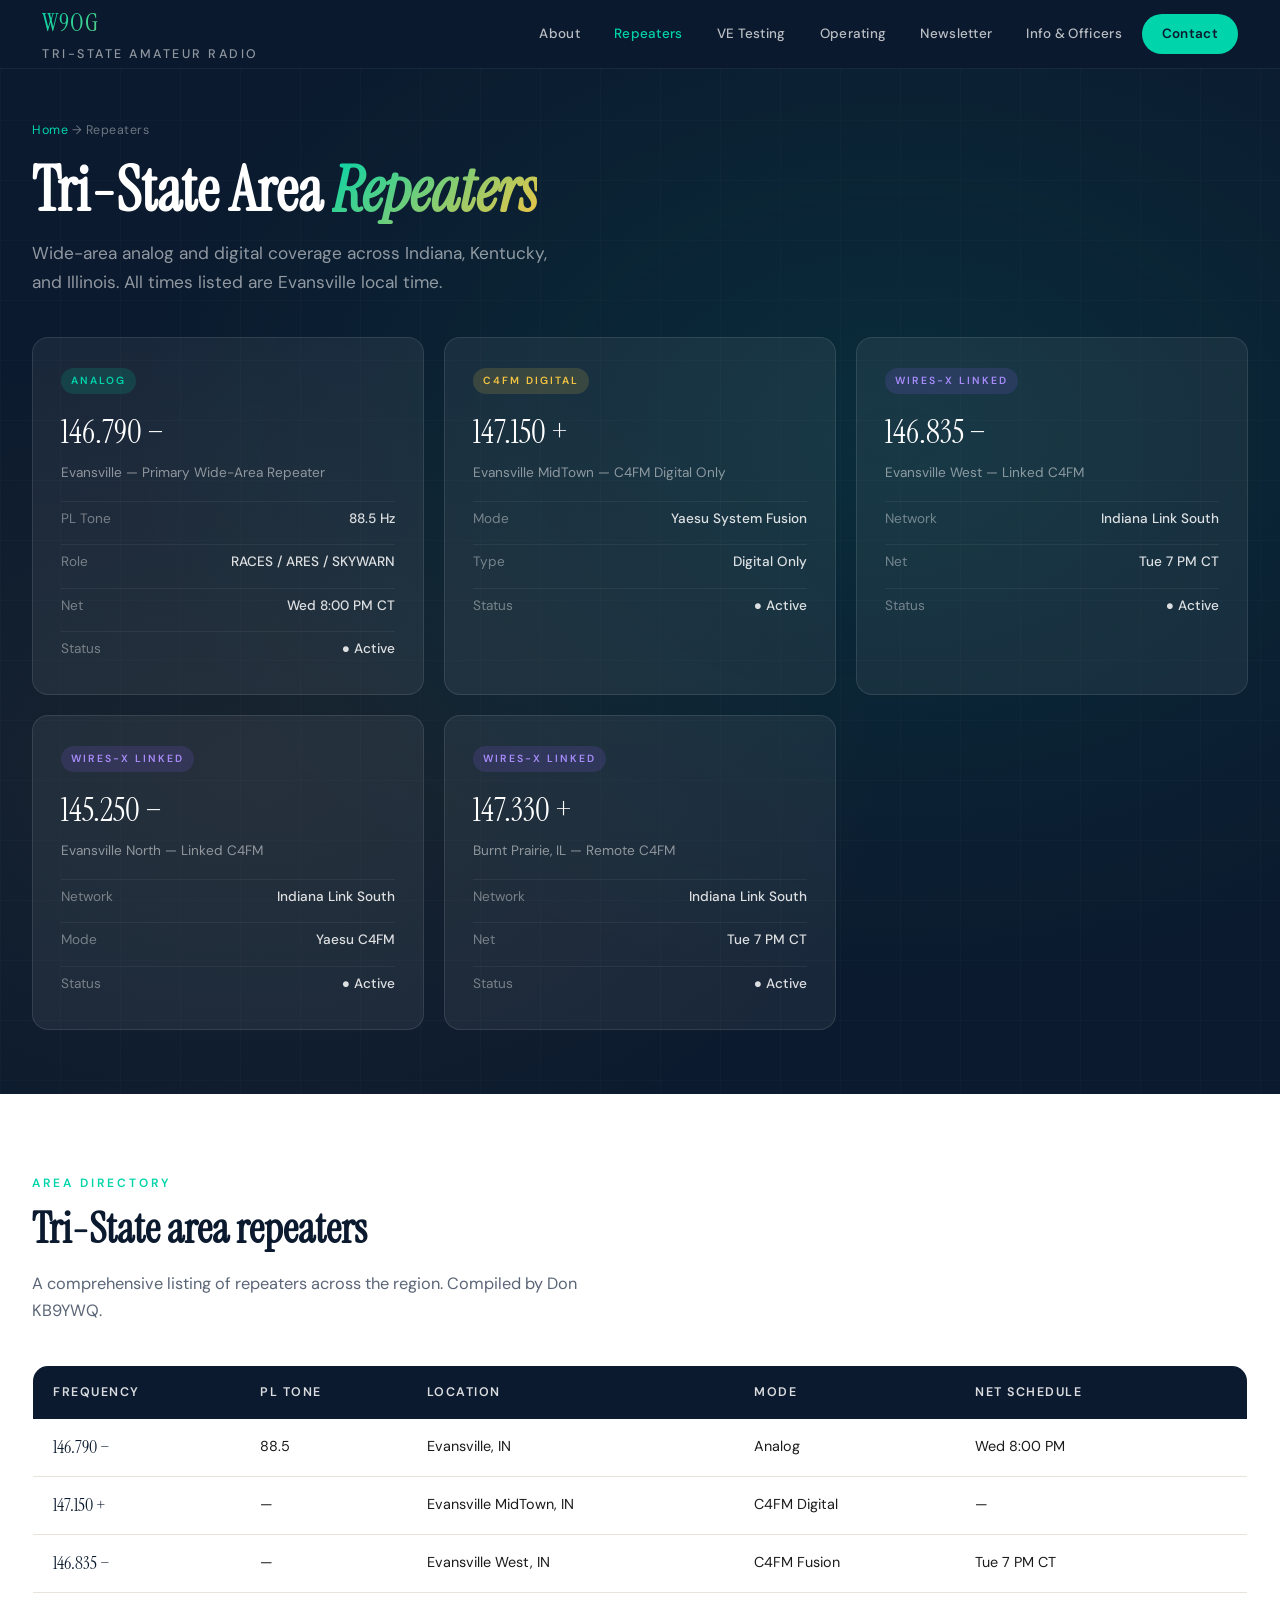
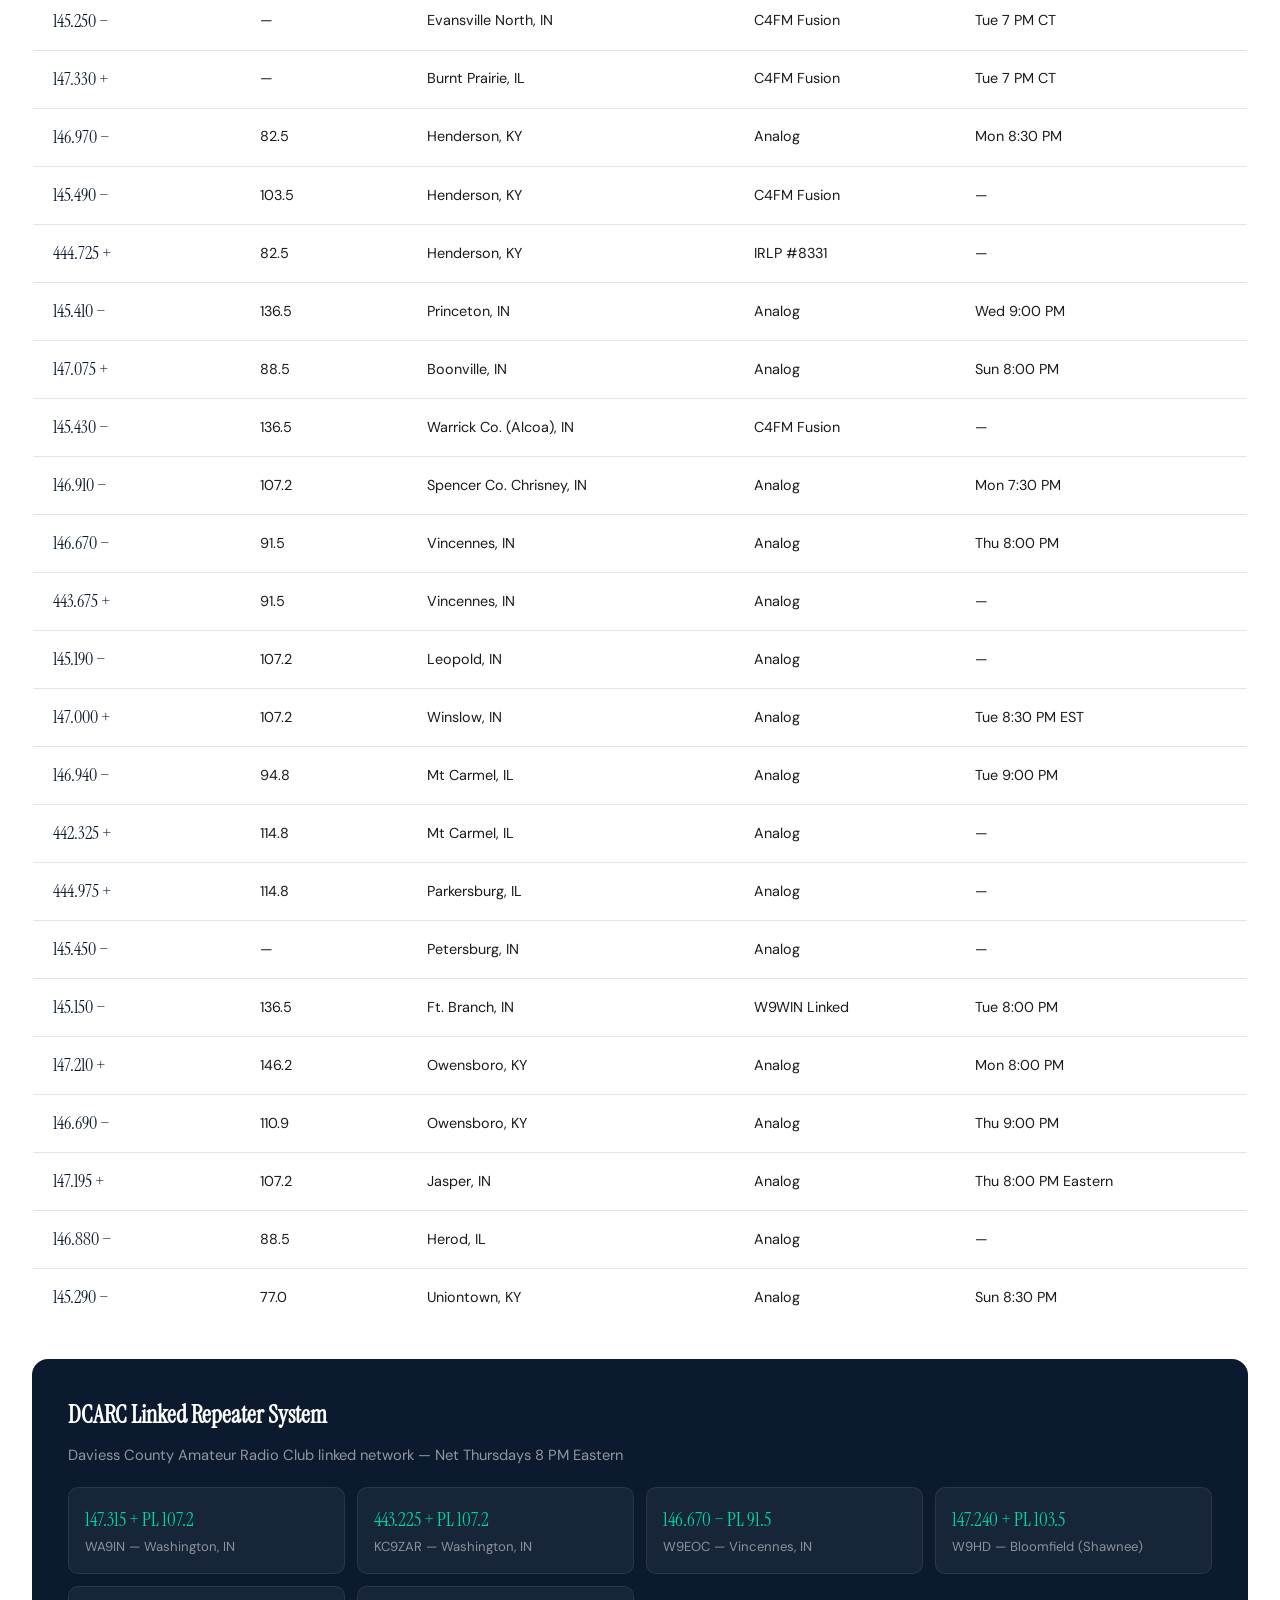
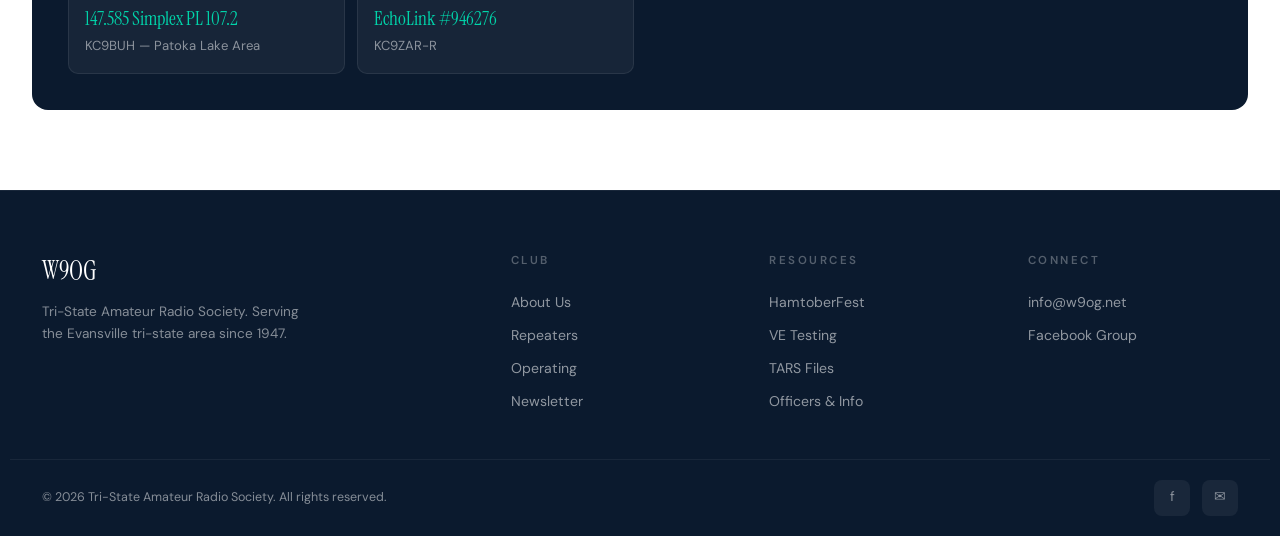
<file: repeaters.html>
<!DOCTYPE html>
<html lang="en">
<head>
<meta charset="UTF-8">
<meta name="viewport" content="width=device-width, initial-scale=1.0">
<title>Repeaters – TARS W9OG</title>
<link rel="stylesheet" href="tars-shared.css">
<style>
  .repeater-section { background: var(--white); }
  .repeater-hero-cards {
    display: grid; grid-template-columns: repeat(auto-fit, minmax(300px, 1fr)); gap: 20px;
    margin-top: 40px;
  }
  .rpt-card {
    background: rgba(255,255,255,0.06); border: 1px solid rgba(255,255,255,0.1);
    border-radius: var(--radius); padding: 28px; transition: 0.3s;
  }
  .rpt-card:hover { background: rgba(255,255,255,0.1); }
  .rpt-card .badge {
    display: inline-block; font-size: 0.65rem; text-transform: uppercase;
    letter-spacing: 2px; padding: 4px 10px; border-radius: 50px;
    font-weight: 600; margin-bottom: 12px;
  }
  .rpt-card .badge.analog { background: rgba(0,212,170,0.15); color: var(--electric); }
  .rpt-card .badge.digital { background: rgba(245,197,66,0.15); color: var(--warm-gold); }
  .rpt-card .badge.linked { background: rgba(139,92,246,0.15); color: #a78bfa; }
  .rpt-freq {
    font-family: 'Instrument Serif', serif;
    font-size: 2rem; color: var(--white); margin-bottom: 4px;
  }
  .rpt-name {
    font-size: 0.85rem; color: rgba(255,255,255,0.5); margin-bottom: 16px;
  }
  .rpt-details { display: grid; gap: 8px; }
  .rpt-row {
    display: flex; justify-content: space-between;
    padding: 6px 0; border-top: 1px solid rgba(255,255,255,0.06);
    font-size: 0.85rem;
  }
  .rpt-row .label { color: rgba(255,255,255,0.4); }
  .rpt-row .value { color: rgba(255,255,255,0.85); font-weight: 500; }
  .status-active { color: var(--electric); }

  .net-table-wrap { overflow-x: auto; margin-top: 24px; }
  .net-table-wrap .data-table td:first-child { font-weight: 500; }

  .linked-system {
    background: var(--navy); border-radius: var(--radius); padding: 36px;
    margin-top: 32px; color: var(--white);
  }
  .linked-system h3 {
    font-family: 'Instrument Serif', serif;
    font-size: 1.5rem; margin-bottom: 8px;
  }
  .linked-system p { color: rgba(255,255,255,0.55); font-size: 0.92rem; margin-bottom: 20px; }
  .linked-nodes {
    display: grid; grid-template-columns: repeat(auto-fit, minmax(220px, 1fr)); gap: 12px;
  }
  .linked-node {
    background: rgba(255,255,255,0.05); border: 1px solid rgba(255,255,255,0.08);
    border-radius: var(--radius-sm); padding: 16px;
  }
  .linked-node .node-freq {
    font-family: 'Instrument Serif', serif;
    font-size: 1.2rem; color: var(--electric);
  }
  .linked-node .node-loc {
    font-size: 0.82rem; color: rgba(255,255,255,0.5);
  }
</style>
</head>
<body>

<nav>
  <div class="nav-inner">
    <a href="index.html" class="nav-brand">
      <div>
        <div class="callsign">W9OG</div>
        <div class="club-name">Tri-State Amateur Radio</div>
      </div>
    </a>
    <div class="nav-links">
      <a href="about.html">About</a>
      <a href="repeaters.html" class="active">Repeaters</a>
      <a href="ve-testing.html">VE Testing</a>
      <a href="operating.html">Operating</a>
      <a href="newsletter.html">Newsletter</a>
      <a href="general-info.html">Info &amp; Officers</a>
      <a href="mailto:info@w9og.net" class="nav-cta">Contact</a>
    </div>
    <button class="mobile-toggle" aria-label="Menu"><span></span><span></span><span></span></button>
  </div>
</nav>

<!-- ══ PAGE HERO ══ -->
<div class="page-hero">
  <div class="page-hero-grid"></div>
  <div class="page-hero-inner">
    <div class="breadcrumb"><a href="index.html">Home</a> → Repeaters</div>
    <h1>Tri-State Area <em>Repeaters</em></h1>
    <p class="page-subtitle">Wide-area analog and digital coverage across Indiana, Kentucky, and Illinois. All times listed are Evansville local time.</p>

    <!-- TARS-owned repeater cards right in the hero -->
    <div class="repeater-hero-cards">
      <div class="rpt-card">
        <span class="badge analog">Analog</span>
        <div class="rpt-freq">146.790 −</div>
        <div class="rpt-name">Evansville — Primary Wide-Area Repeater</div>
        <div class="rpt-details">
          <div class="rpt-row"><span class="label">PL Tone</span><span class="value">88.5 Hz</span></div>
          <div class="rpt-row"><span class="label">Role</span><span class="value">RACES / ARES / SKYWARN</span></div>
          <div class="rpt-row"><span class="label">Net</span><span class="value">Wed 8:00 PM CT</span></div>
          <div class="rpt-row"><span class="label">Status</span><span class="value status-active">● Active</span></div>
        </div>
      </div>
      <div class="rpt-card">
        <span class="badge digital">C4FM Digital</span>
        <div class="rpt-freq">147.150 +</div>
        <div class="rpt-name">Evansville MidTown — C4FM Digital Only</div>
        <div class="rpt-details">
          <div class="rpt-row"><span class="label">Mode</span><span class="value">Yaesu System Fusion</span></div>
          <div class="rpt-row"><span class="label">Type</span><span class="value">Digital Only</span></div>
          <div class="rpt-row"><span class="label">Status</span><span class="value status-active">● Active</span></div>
        </div>
      </div>
      <div class="rpt-card">
        <span class="badge linked">Wires-X Linked</span>
        <div class="rpt-freq">146.835 −</div>
        <div class="rpt-name">Evansville West — Linked C4FM</div>
        <div class="rpt-details">
          <div class="rpt-row"><span class="label">Network</span><span class="value">Indiana Link South</span></div>
          <div class="rpt-row"><span class="label">Net</span><span class="value">Tue 7 PM CT</span></div>
          <div class="rpt-row"><span class="label">Status</span><span class="value status-active">● Active</span></div>
        </div>
      </div>
      <div class="rpt-card">
        <span class="badge linked">Wires-X Linked</span>
        <div class="rpt-freq">145.250 −</div>
        <div class="rpt-name">Evansville North — Linked C4FM</div>
        <div class="rpt-details">
          <div class="rpt-row"><span class="label">Network</span><span class="value">Indiana Link South</span></div>
          <div class="rpt-row"><span class="label">Mode</span><span class="value">Yaesu C4FM</span></div>
          <div class="rpt-row"><span class="label">Status</span><span class="value status-active">● Active</span></div>
        </div>
      </div>
      <div class="rpt-card">
        <span class="badge linked">Wires-X Linked</span>
        <div class="rpt-freq">147.330 +</div>
        <div class="rpt-name">Burnt Prairie, IL — Remote C4FM</div>
        <div class="rpt-details">
          <div class="rpt-row"><span class="label">Network</span><span class="value">Indiana Link South</span></div>
          <div class="rpt-row"><span class="label">Net</span><span class="value">Tue 7 PM CT</span></div>
          <div class="rpt-row"><span class="label">Status</span><span class="value status-active">● Active</span></div>
        </div>
      </div>
    </div>
  </div>
</div>

<!-- ══ AREA REPEATERS TABLE ══ -->
<section class="repeater-section">
  <div class="section-inner">
    <div class="section-label">Area Directory</div>
    <h2 class="section-title">Tri-State area repeaters</h2>
    <p class="section-desc">A comprehensive listing of repeaters across the region. Compiled by Don KB9YWQ.</p>

    <div class="net-table-wrap">
      <table class="data-table">
        <thead>
          <tr><th>Frequency</th><th>PL Tone</th><th>Location</th><th>Mode</th><th>Net Schedule</th></tr>
        </thead>
        <tbody>
          <tr><td class="freq">146.790 −</td><td>88.5</td><td>Evansville, IN</td><td>Analog</td><td>Wed 8:00 PM</td></tr>
          <tr><td class="freq">147.150 +</td><td>—</td><td>Evansville MidTown, IN</td><td>C4FM Digital</td><td>—</td></tr>
          <tr><td class="freq">146.835 −</td><td>—</td><td>Evansville West, IN</td><td>C4FM Fusion</td><td>Tue 7 PM CT</td></tr>
          <tr><td class="freq">145.250 −</td><td>—</td><td>Evansville North, IN</td><td>C4FM Fusion</td><td>Tue 7 PM CT</td></tr>
          <tr><td class="freq">147.330 +</td><td>—</td><td>Burnt Prairie, IL</td><td>C4FM Fusion</td><td>Tue 7 PM CT</td></tr>
          <tr><td class="freq">146.970 −</td><td>82.5</td><td>Henderson, KY</td><td>Analog</td><td>Mon 8:30 PM</td></tr>
          <tr><td class="freq">145.490 −</td><td>103.5</td><td>Henderson, KY</td><td>C4FM Fusion</td><td>—</td></tr>
          <tr><td class="freq">444.725 +</td><td>82.5</td><td>Henderson, KY</td><td>IRLP #8331</td><td>—</td></tr>
          <tr><td class="freq">145.410 −</td><td>136.5</td><td>Princeton, IN</td><td>Analog</td><td>Wed 9:00 PM</td></tr>
          <tr><td class="freq">147.075 +</td><td>88.5</td><td>Boonville, IN</td><td>Analog</td><td>Sun 8:00 PM</td></tr>
          <tr><td class="freq">145.430 −</td><td>136.5</td><td>Warrick Co. (Alcoa), IN</td><td>C4FM Fusion</td><td>—</td></tr>
          <tr><td class="freq">146.910 −</td><td>107.2</td><td>Spencer Co. Chrisney, IN</td><td>Analog</td><td>Mon 7:30 PM</td></tr>
          <tr><td class="freq">146.670 −</td><td>91.5</td><td>Vincennes, IN</td><td>Analog</td><td>Thu 8:00 PM</td></tr>
          <tr><td class="freq">443.675 +</td><td>91.5</td><td>Vincennes, IN</td><td>Analog</td><td>—</td></tr>
          <tr><td class="freq">145.190 −</td><td>107.2</td><td>Leopold, IN</td><td>Analog</td><td>—</td></tr>
          <tr><td class="freq">147.000 +</td><td>107.2</td><td>Winslow, IN</td><td>Analog</td><td>Tue 8:30 PM EST</td></tr>
          <tr><td class="freq">146.940 −</td><td>94.8</td><td>Mt Carmel, IL</td><td>Analog</td><td>Tue 9:00 PM</td></tr>
          <tr><td class="freq">442.325 +</td><td>114.8</td><td>Mt Carmel, IL</td><td>Analog</td><td>—</td></tr>
          <tr><td class="freq">444.975 +</td><td>114.8</td><td>Parkersburg, IL</td><td>Analog</td><td>—</td></tr>
          <tr><td class="freq">145.450 −</td><td>—</td><td>Petersburg, IN</td><td>Analog</td><td>—</td></tr>
          <tr><td class="freq">145.150 −</td><td>136.5</td><td>Ft. Branch, IN</td><td>W9WIN Linked</td><td>Tue 8:00 PM</td></tr>
          <tr><td class="freq">147.210 +</td><td>146.2</td><td>Owensboro, KY</td><td>Analog</td><td>Mon 8:00 PM</td></tr>
          <tr><td class="freq">146.690 −</td><td>110.9</td><td>Owensboro, KY</td><td>Analog</td><td>Thu 9:00 PM</td></tr>
          <tr><td class="freq">147.195 +</td><td>107.2</td><td>Jasper, IN</td><td>Analog</td><td>Thu 8:00 PM Eastern</td></tr>
          <tr><td class="freq">146.880 −</td><td>88.5</td><td>Herod, IL</td><td>Analog</td><td>—</td></tr>
          <tr><td class="freq">145.290 −</td><td>77.0</td><td>Uniontown, KY</td><td>Analog</td><td>Sun 8:30 PM</td></tr>
        </tbody>
      </table>
    </div>

    <!-- DCARC Linked System -->
    <div class="linked-system">
      <h3>DCARC Linked Repeater System</h3>
      <p>Daviess County Amateur Radio Club linked network — Net Thursdays 8 PM Eastern</p>
      <div class="linked-nodes">
        <div class="linked-node">
          <div class="node-freq">147.315 + PL 107.2</div>
          <div class="node-loc">WA9IN — Washington, IN</div>
        </div>
        <div class="linked-node">
          <div class="node-freq">443.225 + PL 107.2</div>
          <div class="node-loc">KC9ZAR — Washington, IN</div>
        </div>
        <div class="linked-node">
          <div class="node-freq">146.670 − PL 91.5</div>
          <div class="node-loc">W9EOC — Vincennes, IN</div>
        </div>
        <div class="linked-node">
          <div class="node-freq">147.240 + PL 103.5</div>
          <div class="node-loc">W9HD — Bloomfield (Shawnee)</div>
        </div>
        <div class="linked-node">
          <div class="node-freq">147.585 Simplex PL 107.2</div>
          <div class="node-loc">KC9BUH — Patoka Lake Area</div>
        </div>
        <div class="linked-node">
          <div class="node-freq">EchoLink #946276</div>
          <div class="node-loc">KC9ZAR-R</div>
        </div>
      </div>
    </div>
  </div>
</section>

<footer>
  <div class="footer-inner">
    <div class="footer-brand">
      <div class="callsign">W9OG</div>
      <p>Tri-State Amateur Radio Society. Serving the Evansville tri-state area since 1947.</p>
    </div>
    <div class="footer-col">
      <h5>Club</h5>
      <a href="about.html">About Us</a>
      <a href="repeaters.html">Repeaters</a>
      <a href="operating.html">Operating</a>
      <a href="newsletter.html">Newsletter</a>
    </div>
    <div class="footer-col">
      <h5>Resources</h5>
      <a href="http://www.hamtoberfest.com" target="_blank">HamtoberFest</a>
      <a href="ve-testing.html">VE Testing</a>
      <a href="files.html">TARS Files</a>
      <a href="general-info.html">Officers &amp; Info</a>
    </div>
    <div class="footer-col">
      <h5>Connect</h5>
      <a href="mailto:info@w9og.net">info@w9og.net</a>
      <a href="https://www.facebook.com/groups/TARSw9og" target="_blank">Facebook Group</a>
    </div>
  </div>
  <div class="footer-bottom">
    <span>&copy; 2026 Tri-State Amateur Radio Society. All rights reserved.</span>
    <div class="footer-socials">
      <a href="https://www.facebook.com/groups/TARSw9og" target="_blank">f</a>
      <a href="mailto:info@w9og.net">✉</a>
    </div>
  </div>
</footer>

</body>
</html>
</file>
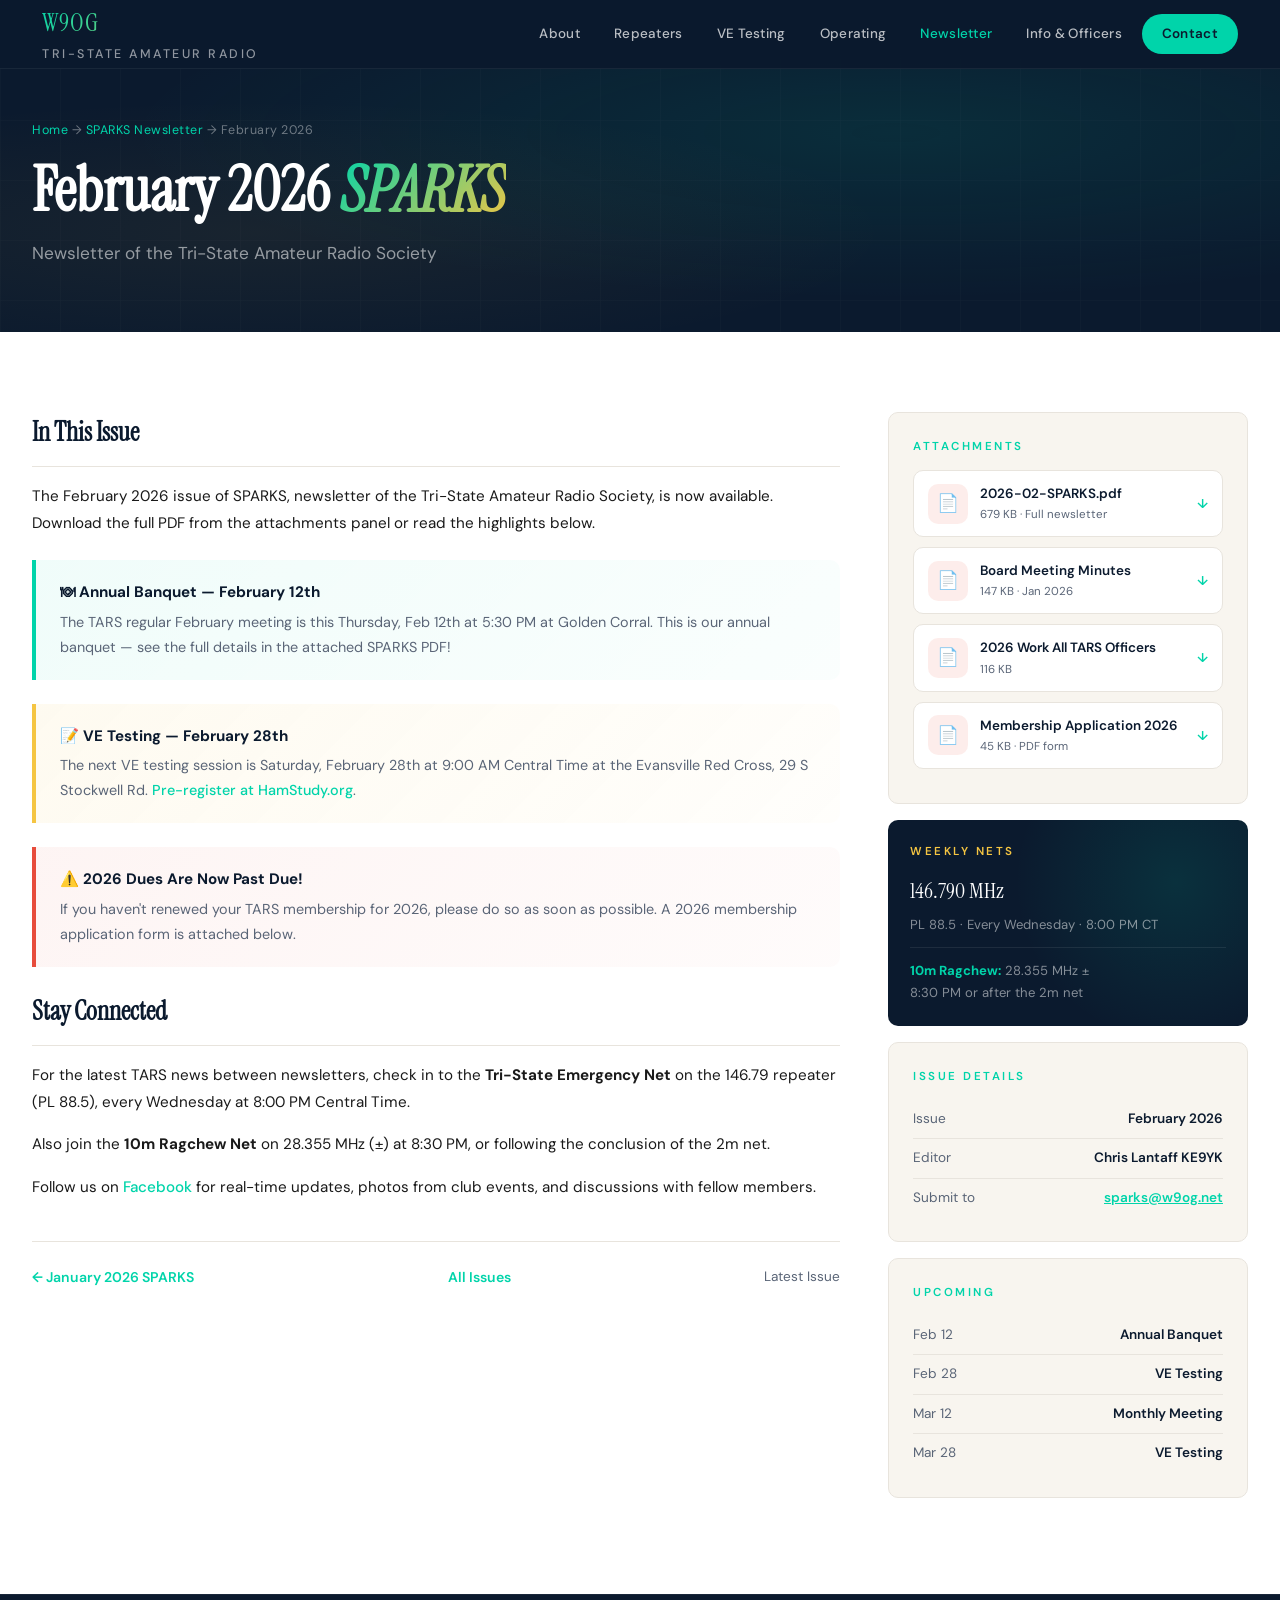
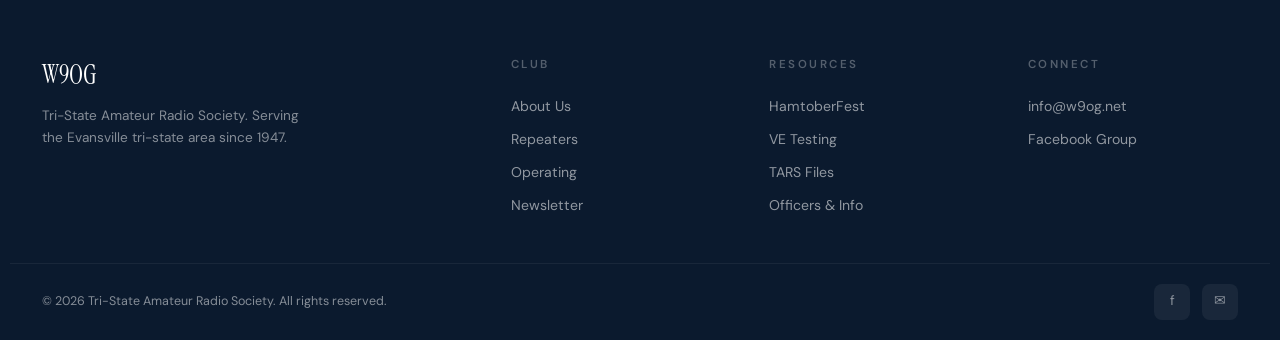
<file: sparks-issue.html>
<!DOCTYPE html>
<html lang="en">
<head>
<meta charset="UTF-8">
<meta name="viewport" content="width=device-width, initial-scale=1.0">
<title>February 2026 SPARKS – TARS W9OG</title>
<link rel="stylesheet" href="tars-shared.css">
<style>
  /* ── ISSUE LAYOUT ── */
  .issue-section { background: var(--white); }
  .issue-layout {
    display: grid; grid-template-columns: 1fr 360px; gap: 48px;
    align-items: start;
  }

  /* ── MAIN CONTENT ── */
  .issue-content h2 {
    font-family: 'Instrument Serif', serif;
    font-size: 1.6rem; color: var(--navy); margin-bottom: 16px;
    padding-bottom: 12px; border-bottom: 1px solid var(--light-gray);
  }
  .issue-content p {
    font-size: 0.95rem; color: var(--text-dark); line-height: 1.75;
    margin-bottom: 16px;
  }
  .issue-content a { color: var(--electric); text-decoration: none; font-weight: 500; }
  .issue-content a:hover { text-decoration: underline; }

  /* Highlight callouts */
  .issue-callout {
    background: linear-gradient(135deg, rgba(0,212,170,0.06), rgba(0,212,170,0.02));
    border-left: 4px solid var(--electric);
    border-radius: 0 var(--radius-sm) var(--radius-sm) 0;
    padding: 20px 24px; margin: 24px 0;
  }
  .issue-callout.gold {
    background: linear-gradient(135deg, rgba(245,197,66,0.08), rgba(245,197,66,0.02));
    border-left-color: var(--warm-gold);
  }
  .issue-callout.urgent {
    background: linear-gradient(135deg, rgba(231,76,60,0.06), rgba(231,76,60,0.02));
    border-left-color: var(--signal-red);
  }
  .issue-callout h4 {
    font-size: 0.95rem; color: var(--navy); margin-bottom: 4px;
    display: flex; align-items: center; gap: 8px;
  }
  .issue-callout p { margin-bottom: 0; font-size: 0.9rem; color: var(--text-muted); }

  /* ── SIDEBAR ── */
  .issue-sidebar { position: sticky; top: 88px; }

  .sidebar-card {
    background: var(--cream); border: 1px solid var(--light-gray);
    border-radius: var(--radius-sm); padding: 24px; margin-bottom: 16px;
  }
  .sidebar-card h4 {
    font-size: 0.72rem; text-transform: uppercase; letter-spacing: 2.5px;
    color: var(--electric); font-weight: 600; margin-bottom: 14px;
  }

  /* Attachments */
  .attachment-list { list-style: none; padding: 0; }
  .attachment-list li {
    margin-bottom: 10px;
  }
  .attachment-item {
    display: flex; align-items: center; gap: 12px;
    padding: 12px 14px; background: var(--white); border: 1px solid var(--light-gray);
    border-radius: 10px; text-decoration: none; color: inherit;
    transition: all 0.2s;
  }
  .attachment-item:hover {
    border-color: var(--electric); transform: translateX(3px);
    box-shadow: 0 4px 16px rgba(0,0,0,0.05);
  }
  .att-icon {
    width: 40px; height: 40px; min-width: 40px;
    border-radius: 10px; display: flex;
    align-items: center; justify-content: center;
    font-size: 1.1rem;
  }
  .att-icon.pdf { background: rgba(231,76,60,0.1); }
  .att-info { flex: 1; min-width: 0; }
  .att-name {
    font-size: 0.84rem; font-weight: 600; color: var(--navy);
    white-space: nowrap; overflow: hidden; text-overflow: ellipsis;
  }
  .att-size { font-size: 0.72rem; color: var(--text-muted); }
  .att-dl { color: var(--electric); font-size: 0.8rem; font-weight: 600; flex-shrink: 0; }

  /* Quick Info sidebar items */
  .quick-info-row {
    display: flex; justify-content: space-between;
    padding: 8px 0; border-bottom: 1px solid var(--light-gray);
    font-size: 0.85rem;
  }
  .quick-info-row:last-child { border-bottom: none; }
  .quick-info-row .label { color: var(--text-muted); }
  .quick-info-row .value { color: var(--navy); font-weight: 600; }

  /* Net Info Card */
  .net-card {
    background: var(--navy); border-radius: var(--radius-sm);
    padding: 22px; margin-bottom: 16px;
    position: relative; overflow: hidden;
  }
  .net-card::before {
    content: ''; position: absolute; inset: 0;
    background: radial-gradient(circle at 80% 30%, rgba(0,212,170,0.12), transparent 50%);
  }
  .net-card * { position: relative; z-index: 1; }
  .net-card h4 {
    font-size: 0.72rem; text-transform: uppercase; letter-spacing: 2.5px;
    color: var(--warm-gold); font-weight: 600; margin-bottom: 12px;
  }
  .net-card .net-freq {
    font-family: 'Instrument Serif', serif;
    font-size: 1.4rem; color: var(--white);
  }
  .net-card .net-detail {
    font-size: 0.82rem; color: rgba(255,255,255,0.5); margin-top: 4px;
  }
  .net-card .net-extra {
    margin-top: 12px; padding-top: 12px;
    border-top: 1px solid rgba(255,255,255,0.08);
    font-size: 0.82rem; color: rgba(255,255,255,0.5);
  }
  .net-card .net-extra strong { color: var(--electric); }

  /* Nav between issues */
  .issue-nav {
    display: flex; justify-content: space-between; align-items: center;
    padding: 24px 0; border-top: 1px solid var(--light-gray);
    margin-top: 40px;
  }
  .issue-nav a {
    display: inline-flex; align-items: center; gap: 6px;
    font-size: 0.88rem; color: var(--electric); text-decoration: none;
    font-weight: 600; transition: 0.2s;
  }
  .issue-nav a:hover { color: var(--warm-gold); }

  /* ── RESPONSIVE ── */
  @media (max-width: 860px) {
    .issue-layout { grid-template-columns: 1fr; }
    .issue-sidebar { position: static; }
  }
</style>
</head>
<body>

<nav>
  <div class="nav-inner">
    <a href="index.html" class="nav-brand">
      <div><div class="callsign">W9OG</div><div class="club-name">Tri-State Amateur Radio</div></div>
    </a>
    <div class="nav-links">
      <a href="about.html">About</a>
      <a href="repeaters.html">Repeaters</a>
      <a href="ve-testing.html">VE Testing</a>
      <a href="operating.html">Operating</a>
      <a href="newsletter.html" class="active">Newsletter</a>
      <a href="general-info.html">Info &amp; Officers</a>
      <a href="mailto:info@w9og.net" class="nav-cta">Contact</a>
    </div>
    <button class="mobile-toggle" aria-label="Menu"><span></span><span></span><span></span></button>
  </div>
</nav>

<!-- ══ PAGE HERO ══ -->
<div class="page-hero">
  <div class="page-hero-grid"></div>
  <div class="page-hero-inner">
    <div class="breadcrumb"><a href="index.html">Home</a> → <a href="newsletter.html">SPARKS Newsletter</a> → February 2026</div>
    <h1>February 2026 <em>SPARKS</em></h1>
    <p class="page-subtitle">Newsletter of the Tri-State Amateur Radio Society</p>
  </div>
</div>

<!-- ══ ISSUE CONTENT ══ -->
<section class="issue-section">
  <div class="section-inner">
    <div class="issue-layout">

      <!-- MAIN COLUMN -->
      <div class="issue-content">
        <h2>In This Issue</h2>

        <p>The February 2026 issue of SPARKS, newsletter of the Tri-State Amateur Radio Society, is now available. Download the full PDF from the attachments panel or read the highlights below.</p>

        <div class="issue-callout">
          <h4>🍽 Annual Banquet — February 12th</h4>
          <p>The TARS regular February meeting is this Thursday, Feb 12th at 5:30 PM at Golden Corral. This is our annual banquet — see the full details in the attached SPARKS PDF!</p>
        </div>

        <div class="issue-callout gold">
          <h4>📝 VE Testing — February 28th</h4>
          <p>The next VE testing session is Saturday, February 28th at 9:00 AM Central Time at the Evansville Red Cross, 29 S Stockwell Rd. <a href="ve-testing.html">Pre-register at HamStudy.org</a>.</p>
        </div>

        <div class="issue-callout urgent">
          <h4>⚠️ 2026 Dues Are Now Past Due!</h4>
          <p>If you haven't renewed your TARS membership for 2026, please do so as soon as possible. A 2026 membership application form is attached below.</p>
        </div>

        <h2>Stay Connected</h2>

        <p>For the latest TARS news between newsletters, check in to the <strong>Tri-State Emergency Net</strong> on the 146.79 repeater (PL 88.5), every Wednesday at 8:00 PM Central Time.</p>

        <p>Also join the <strong>10m Ragchew Net</strong> on 28.355 MHz (±) at 8:30 PM, or following the conclusion of the 2m net.</p>

        <p>Follow us on <a href="https://www.facebook.com/groups/TARSw9og" target="_blank">Facebook</a> for real-time updates, photos from club events, and discussions with fellow members.</p>

        <!-- Issue Navigation -->
        <div class="issue-nav">
          <a href="#">← January 2026 SPARKS</a>
          <a href="newsletter.html">All Issues</a>
          <span style="color:var(--text-muted); font-size:0.85rem;">Latest Issue</span>
        </div>
      </div>

      <!-- SIDEBAR -->
      <aside class="issue-sidebar">

        <!-- Attachments Card -->
        <div class="sidebar-card">
          <h4>Attachments</h4>
          <ul class="attachment-list">
            <li>
              <a href="#" class="attachment-item">
                <div class="att-icon pdf">📄</div>
                <div class="att-info">
                  <div class="att-name">2026-02-SPARKS.pdf</div>
                  <div class="att-size">679 KB · Full newsletter</div>
                </div>
                <span class="att-dl">↓</span>
              </a>
            </li>
            <li>
              <a href="#" class="attachment-item">
                <div class="att-icon pdf">📄</div>
                <div class="att-info">
                  <div class="att-name">Board Meeting Minutes</div>
                  <div class="att-size">147 KB · Jan 2026</div>
                </div>
                <span class="att-dl">↓</span>
              </a>
            </li>
            <li>
              <a href="#" class="attachment-item">
                <div class="att-icon pdf">📄</div>
                <div class="att-info">
                  <div class="att-name">2026 Work All TARS Officers</div>
                  <div class="att-size">116 KB</div>
                </div>
                <span class="att-dl">↓</span>
              </a>
            </li>
            <li>
              <a href="#" class="attachment-item">
                <div class="att-icon pdf">📄</div>
                <div class="att-info">
                  <div class="att-name">Membership Application 2026</div>
                  <div class="att-size">45 KB · PDF form</div>
                </div>
                <span class="att-dl">↓</span>
              </a>
            </li>
          </ul>
        </div>

        <!-- Net Info Card -->
        <div class="net-card">
          <h4>Weekly Nets</h4>
          <div class="net-freq">146.790 MHz</div>
          <div class="net-detail">PL 88.5 · Every Wednesday · 8:00 PM CT</div>
          <div class="net-extra">
            <strong>10m Ragchew:</strong> 28.355 MHz ±<br>
            8:30 PM or after the 2m net
          </div>
        </div>

        <!-- Quick Info Card -->
        <div class="sidebar-card">
          <h4>Issue Details</h4>
          <div class="quick-info-row">
            <span class="label">Issue</span>
            <span class="value">February 2026</span>
          </div>
          <div class="quick-info-row">
            <span class="label">Editor</span>
            <span class="value">Chris Lantaff KE9YK</span>
          </div>
          <div class="quick-info-row">
            <span class="label">Submit to</span>
            <span class="value"><a href="mailto:sparks@w9og.net" style="color:var(--electric);">sparks@w9og.net</a></span>
          </div>
        </div>

        <!-- Upcoming Events Card -->
        <div class="sidebar-card">
          <h4>Upcoming</h4>
          <div class="quick-info-row">
            <span class="label">Feb 12</span>
            <span class="value">Annual Banquet</span>
          </div>
          <div class="quick-info-row">
            <span class="label">Feb 28</span>
            <span class="value">VE Testing</span>
          </div>
          <div class="quick-info-row">
            <span class="label">Mar 12</span>
            <span class="value">Monthly Meeting</span>
          </div>
          <div class="quick-info-row">
            <span class="label">Mar 28</span>
            <span class="value">VE Testing</span>
          </div>
        </div>

      </aside>
    </div>
  </div>
</section>

<!-- ══ FOOTER ══ -->
<footer>
  <div class="footer-inner">
    <div class="footer-brand"><div class="callsign">W9OG</div><p>Tri-State Amateur Radio Society. Serving the Evansville tri-state area since 1947.</p></div>
    <div class="footer-col"><h5>Club</h5><a href="about.html">About Us</a><a href="repeaters.html">Repeaters</a><a href="operating.html">Operating</a><a href="newsletter.html">Newsletter</a></div>
    <div class="footer-col"><h5>Resources</h5><a href="http://www.hamtoberfest.com" target="_blank">HamtoberFest</a><a href="ve-testing.html">VE Testing</a><a href="files.html">TARS Files</a><a href="general-info.html">Officers &amp; Info</a></div>
    <div class="footer-col"><h5>Connect</h5><a href="mailto:info@w9og.net">info@w9og.net</a><a href="https://www.facebook.com/groups/TARSw9og" target="_blank">Facebook Group</a></div>
  </div>
  <div class="footer-bottom"><span>&copy; 2026 Tri-State Amateur Radio Society. All rights reserved.</span><div class="footer-socials"><a href="https://www.facebook.com/groups/TARSw9og" target="_blank">f</a><a href="mailto:info@w9og.net">✉</a></div></div>
</footer>

</body>
</html>
</file>
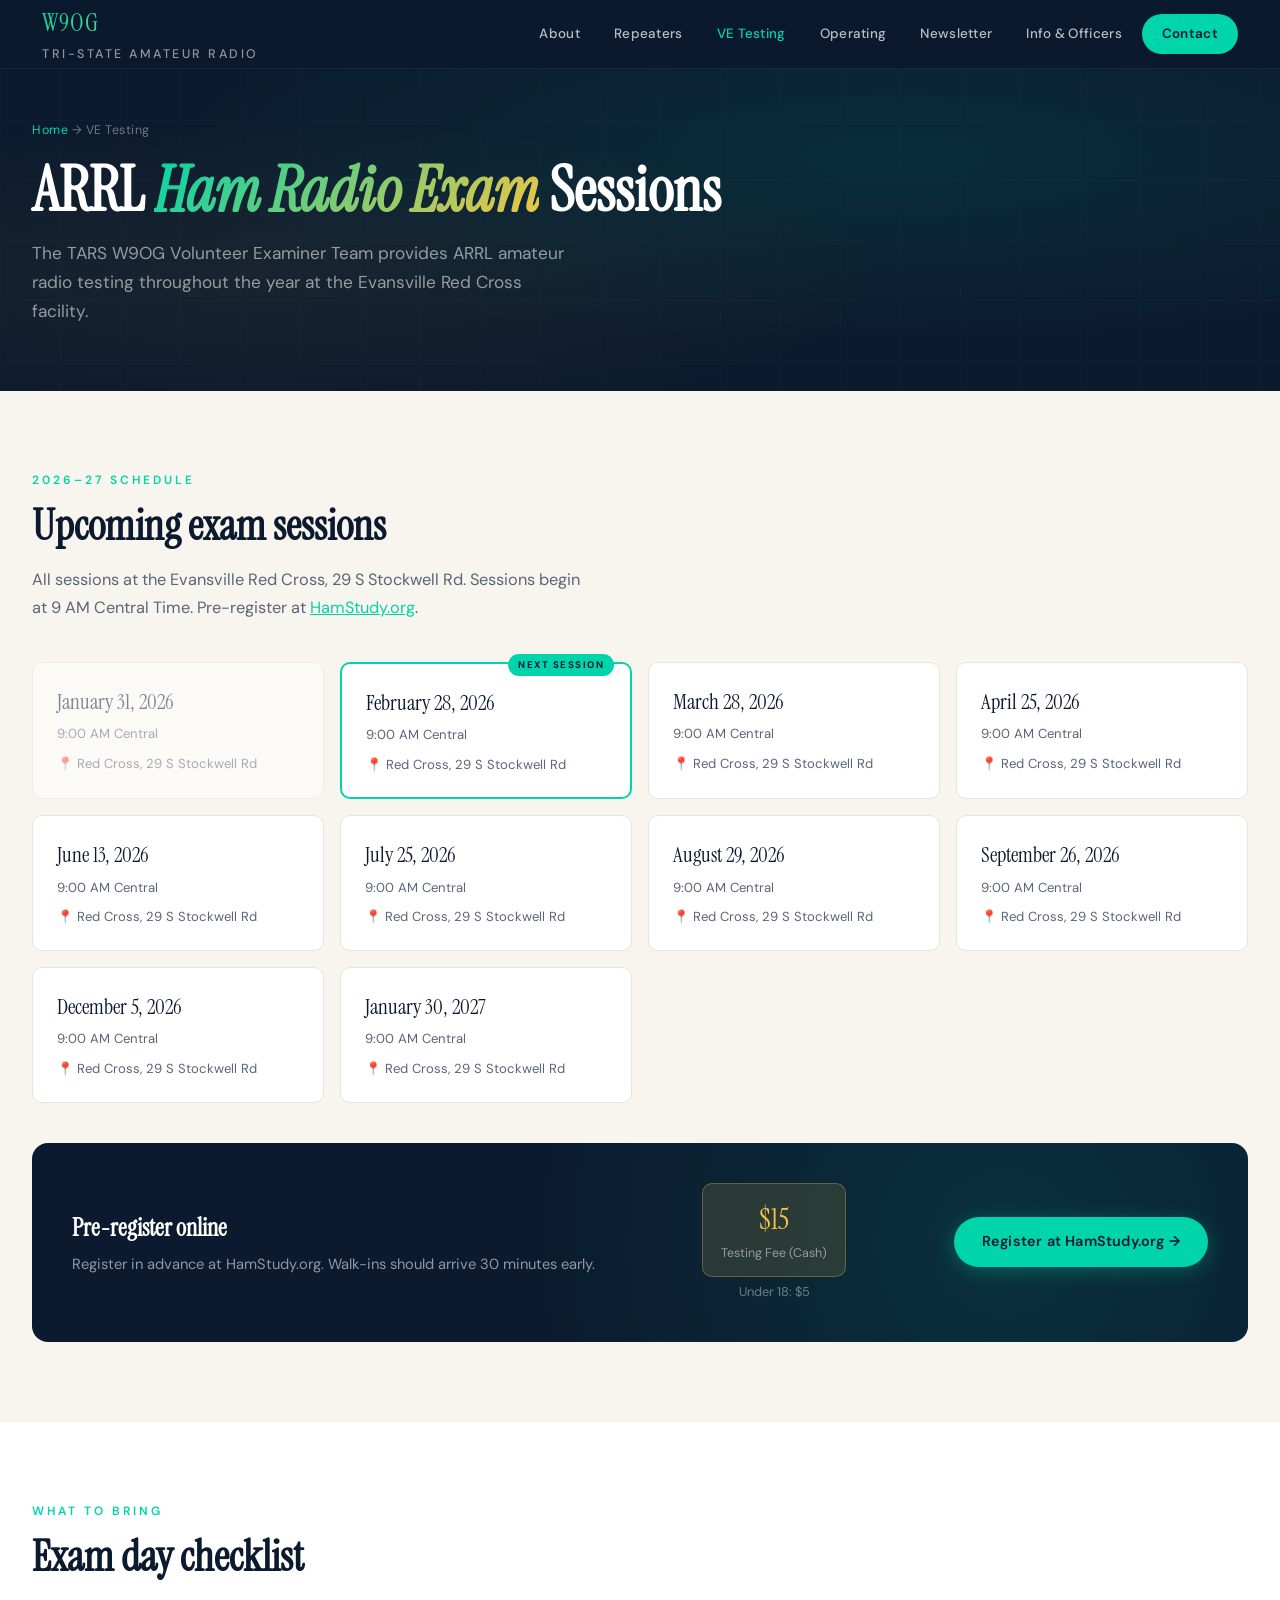
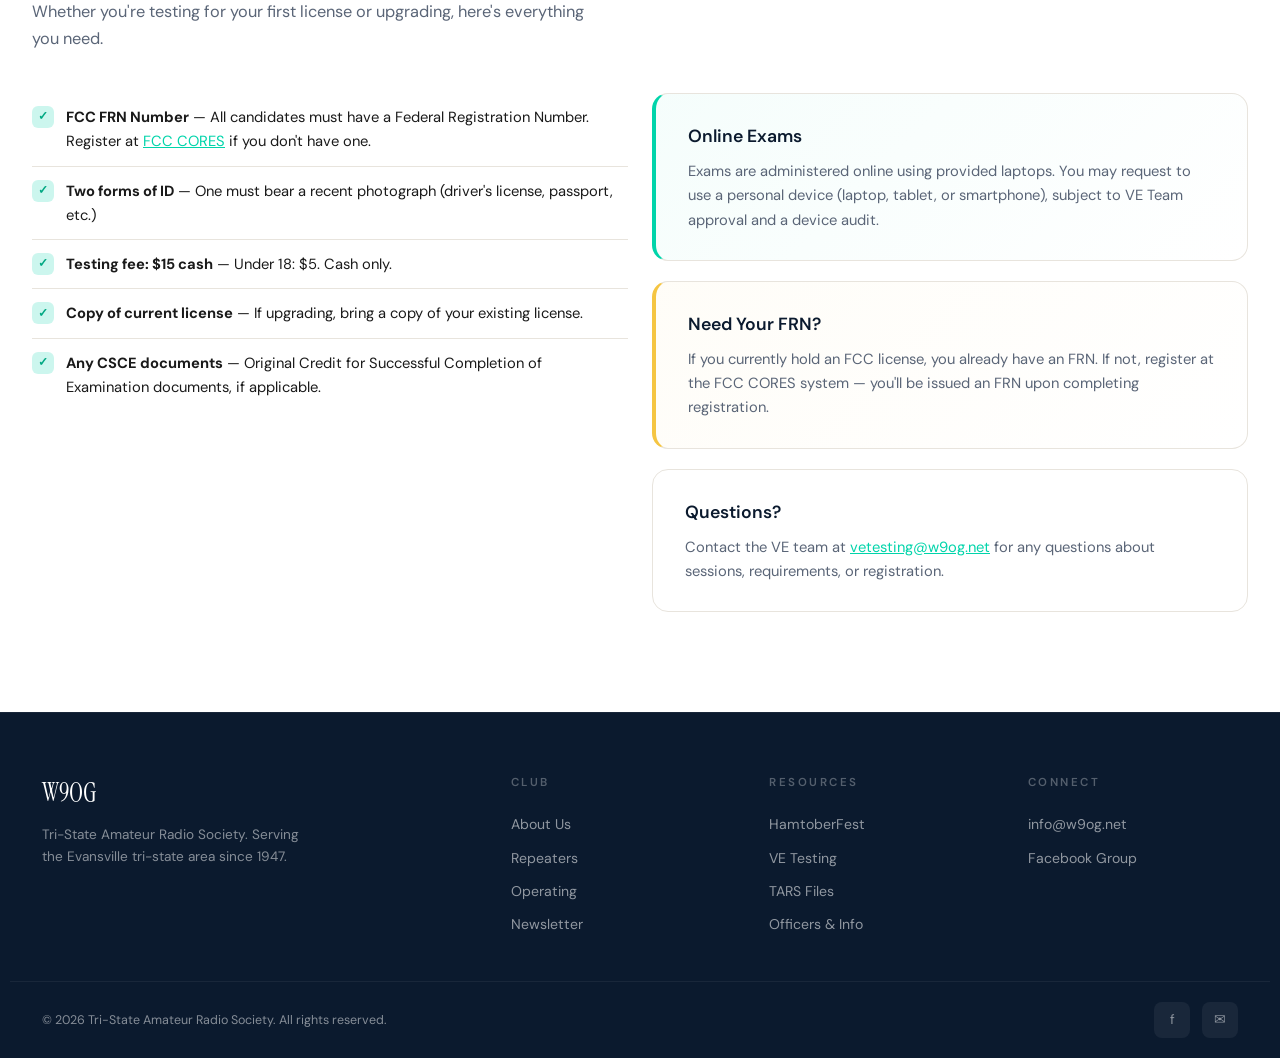
<file: ve-testing.html>
<!DOCTYPE html>
<html lang="en">
<head>
<meta charset="UTF-8">
<meta name="viewport" content="width=device-width, initial-scale=1.0">
<title>VE Testing – TARS W9OG</title>
<link rel="stylesheet" href="tars-shared.css">
<style>
  .requirements-section { background: var(--white); }
  .req-grid {
    display: grid; grid-template-columns: 1fr 1fr; gap: 24px;
    margin-top: 32px;
  }
  .schedule-section { background: var(--cream); }
  .session-grid {
    display: grid; grid-template-columns: repeat(auto-fit, minmax(260px, 1fr)); gap: 16px;
  }
  .session-card {
    background: var(--white); border: 1px solid var(--light-gray);
    border-radius: var(--radius-sm); padding: 22px 24px; transition: 0.3s;
    text-decoration: none; color: inherit; display: block;
  }
  .session-card:hover { border-color: var(--electric); transform: translateY(-2px); box-shadow: 0 8px 24px rgba(0,0,0,0.06); }
  .session-card.past { opacity: 0.5; }
  .session-card.next { border-color: var(--electric); border-width: 2px; position: relative; }
  .session-card.next::after {
    content: 'NEXT SESSION'; position: absolute; top: -10px; right: 16px;
    background: var(--electric); color: var(--navy); font-size: 0.6rem;
    font-weight: 700; letter-spacing: 1.5px; padding: 3px 10px;
    border-radius: 50px;
  }
  .session-date {
    font-family: 'Instrument Serif', serif;
    font-size: 1.3rem; color: var(--navy); margin-bottom: 4px;
  }
  .session-time { font-size: 0.82rem; color: var(--text-muted); }
  .session-loc { font-size: 0.82rem; color: var(--text-muted); margin-top: 8px; }

  .checklist { list-style: none; padding: 0; }
  .checklist li {
    padding: 12px 0; border-bottom: 1px solid var(--light-gray);
    display: flex; gap: 12px; align-items: flex-start;
    font-size: 0.92rem; color: var(--text-dark);
  }
  .checklist li:last-child { border-bottom: none; }
  .checklist .check {
    width: 22px; height: 22px; min-width: 22px; border-radius: 6px;
    background: var(--electric-dim); color: #00a882;
    display: flex; align-items: center; justify-content: center;
    font-size: 0.75rem; font-weight: 700; margin-top: 1px;
  }

  .register-banner {
    background: var(--navy); border-radius: var(--radius);
    padding: 40px; display: flex; align-items: center;
    justify-content: space-between; gap: 32px; flex-wrap: wrap;
    margin-top: 40px; position: relative; overflow: hidden;
  }
  .register-banner::before {
    content: ''; position: absolute; inset: 0;
    background: radial-gradient(circle at 80% 50%, rgba(0,212,170,0.12), transparent 50%);
  }
  .register-banner * { position: relative; z-index: 1; }
  .register-banner h3 {
    font-family: 'Instrument Serif', serif;
    font-size: 1.5rem; color: var(--white);
  }
  .register-banner p { color: rgba(255,255,255,0.55); font-size: 0.92rem; margin-top: 4px; }

  .fee-badge {
    display: inline-flex; align-items: center; gap: 8px;
    background: var(--warm-gold-dim); border: 1px solid rgba(245,197,66,0.3);
    border-radius: var(--radius-sm); padding: 12px 18px;
  }
  .fee-badge .amount {
    font-family: 'Instrument Serif', serif;
    font-size: 1.8rem; color: var(--warm-gold);
  }
  .fee-badge .label { font-size: 0.78rem; color: rgba(255,255,255,0.5); }
  .fee-note { font-size: 0.8rem; color: rgba(255,255,255,0.4); margin-top: 4px; }
</style>
</head>
<body>

<nav>
  <div class="nav-inner">
    <a href="index.html" class="nav-brand">
      <div>
        <div class="callsign">W9OG</div>
        <div class="club-name">Tri-State Amateur Radio</div>
      </div>
    </a>
    <div class="nav-links">
      <a href="about.html">About</a>
      <a href="repeaters.html">Repeaters</a>
      <a href="ve-testing.html" class="active">VE Testing</a>
      <a href="operating.html">Operating</a>
      <a href="newsletter.html">Newsletter</a>
      <a href="general-info.html">Info &amp; Officers</a>
      <a href="mailto:info@w9og.net" class="nav-cta">Contact</a>
    </div>
    <button class="mobile-toggle" aria-label="Menu"><span></span><span></span><span></span></button>
  </div>
</nav>

<div class="page-hero">
  <div class="page-hero-grid"></div>
  <div class="page-hero-inner">
    <div class="breadcrumb"><a href="index.html">Home</a> → VE Testing</div>
    <h1>ARRL <em>Ham Radio Exam</em> Sessions</h1>
    <p class="page-subtitle">The TARS W9OG Volunteer Examiner Team provides ARRL amateur radio testing throughout the year at the Evansville Red Cross facility.</p>
  </div>
</div>

<!-- ══ SCHEDULE ══ -->
<section class="schedule-section">
  <div class="section-inner">
    <div class="section-label">2026–27 Schedule</div>
    <h2 class="section-title">Upcoming exam sessions</h2>
    <p class="section-desc">All sessions at the Evansville Red Cross, 29 S Stockwell Rd. Sessions begin at 9 AM Central Time. Pre-register at <a href="https://www.hamstudy.org" target="_blank" style="color:var(--electric);">HamStudy.org</a>.</p>

    <div class="session-grid">
      <div class="session-card past">
        <div class="session-date">January 31, 2026</div>
        <div class="session-time">9:00 AM Central</div>
        <div class="session-loc">📍 Red Cross, 29 S Stockwell Rd</div>
      </div>
      <a href="https://ham.study/sessions/697e26e7ef01194a4ea936c0/1" target="_blank" class="session-card next">
        <div class="session-date">February 28, 2026</div>
        <div class="session-time">9:00 AM Central</div>
        <div class="session-loc">📍 Red Cross, 29 S Stockwell Rd</div>
      </a>
      <div class="session-card">
        <div class="session-date">March 28, 2026</div>
        <div class="session-time">9:00 AM Central</div>
        <div class="session-loc">📍 Red Cross, 29 S Stockwell Rd</div>
      </div>
      <div class="session-card">
        <div class="session-date">April 25, 2026</div>
        <div class="session-time">9:00 AM Central</div>
        <div class="session-loc">📍 Red Cross, 29 S Stockwell Rd</div>
      </div>
      <div class="session-card">
        <div class="session-date">June 13, 2026</div>
        <div class="session-time">9:00 AM Central</div>
        <div class="session-loc">📍 Red Cross, 29 S Stockwell Rd</div>
      </div>
      <div class="session-card">
        <div class="session-date">July 25, 2026</div>
        <div class="session-time">9:00 AM Central</div>
        <div class="session-loc">📍 Red Cross, 29 S Stockwell Rd</div>
      </div>
      <div class="session-card">
        <div class="session-date">August 29, 2026</div>
        <div class="session-time">9:00 AM Central</div>
        <div class="session-loc">📍 Red Cross, 29 S Stockwell Rd</div>
      </div>
      <div class="session-card">
        <div class="session-date">September 26, 2026</div>
        <div class="session-time">9:00 AM Central</div>
        <div class="session-loc">📍 Red Cross, 29 S Stockwell Rd</div>
      </div>
      <div class="session-card">
        <div class="session-date">December 5, 2026</div>
        <div class="session-time">9:00 AM Central</div>
        <div class="session-loc">📍 Red Cross, 29 S Stockwell Rd</div>
      </div>
      <div class="session-card">
        <div class="session-date">January 30, 2027</div>
        <div class="session-time">9:00 AM Central</div>
        <div class="session-loc">📍 Red Cross, 29 S Stockwell Rd</div>
      </div>
    </div>

    <div class="register-banner">
      <div>
        <h3>Pre-register online</h3>
        <p>Register in advance at HamStudy.org. Walk-ins should arrive 30 minutes early.</p>
      </div>
      <div style="text-align:center;">
        <div class="fee-badge">
          <div>
            <div class="amount">$15</div>
            <div class="label">Testing Fee (Cash)</div>
          </div>
        </div>
        <div class="fee-note">Under 18: $5</div>
      </div>
      <a href="https://www.hamstudy.org" target="_blank" class="btn btn-primary">Register at HamStudy.org →</a>
    </div>
  </div>
</section>

<!-- ══ REQUIREMENTS ══ -->
<section class="requirements-section">
  <div class="section-inner">
    <div class="section-label">What to Bring</div>
    <h2 class="section-title">Exam day checklist</h2>
    <p class="section-desc">Whether you're testing for your first license or upgrading, here's everything you need.</p>

    <div class="req-grid">
      <div>
        <ul class="checklist">
          <li><span class="check">✓</span><span><strong>FCC FRN Number</strong> — All candidates must have a Federal Registration Number. Register at <a href="https://apps.fcc.gov/cores/userLogin.do" target="_blank" style="color:var(--electric);">FCC CORES</a> if you don't have one.</span></li>
          <li><span class="check">✓</span><span><strong>Two forms of ID</strong> — One must bear a recent photograph (driver's license, passport, etc.)</span></li>
          <li><span class="check">✓</span><span><strong>Testing fee: $15 cash</strong> — Under 18: $5. Cash only.</span></li>
          <li><span class="check">✓</span><span><strong>Copy of current license</strong> — If upgrading, bring a copy of your existing license.</span></li>
          <li><span class="check">✓</span><span><strong>Any CSCE documents</strong> — Original Credit for Successful Completion of Examination documents, if applicable.</span></li>
        </ul>
      </div>
      <div>
        <div class="info-box highlight">
          <h3>Online Exams</h3>
          <p>Exams are administered online using provided laptops. You may request to use a personal device (laptop, tablet, or smartphone), subject to VE Team approval and a device audit.</p>
        </div>
        <div class="info-box gold-highlight">
          <h3>Need Your FRN?</h3>
          <p>If you currently hold an FCC license, you already have an FRN. If not, register at the FCC CORES system — you'll be issued an FRN upon completing registration.</p>
        </div>
        <div class="info-box">
          <h3>Questions?</h3>
          <p>Contact the VE team at <a href="mailto:vetesting@w9og.net" style="color:var(--electric);">vetesting@w9og.net</a> for any questions about sessions, requirements, or registration.</p>
        </div>
      </div>
    </div>
  </div>
</section>

<footer>
  <div class="footer-inner">
    <div class="footer-brand">
      <div class="callsign">W9OG</div>
      <p>Tri-State Amateur Radio Society. Serving the Evansville tri-state area since 1947.</p>
    </div>
    <div class="footer-col"><h5>Club</h5><a href="about.html">About Us</a><a href="repeaters.html">Repeaters</a><a href="operating.html">Operating</a><a href="newsletter.html">Newsletter</a></div>
    <div class="footer-col"><h5>Resources</h5><a href="http://www.hamtoberfest.com" target="_blank">HamtoberFest</a><a href="ve-testing.html">VE Testing</a><a href="files.html">TARS Files</a><a href="general-info.html">Officers &amp; Info</a></div>
    <div class="footer-col"><h5>Connect</h5><a href="mailto:info@w9og.net">info@w9og.net</a><a href="https://www.facebook.com/groups/TARSw9og" target="_blank">Facebook Group</a></div>
  </div>
  <div class="footer-bottom">
    <span>&copy; 2026 Tri-State Amateur Radio Society. All rights reserved.</span>
    <div class="footer-socials"><a href="https://www.facebook.com/groups/TARSw9og" target="_blank">f</a><a href="mailto:info@w9og.net">✉</a></div>
  </div>
</footer>
</body>
</html>
</file>
<file: tars-shared.css>
/* ═══════════════════════════════════════════════
   TARS W9OG – Shared Styles
   ═══════════════════════════════════════════════ */

@import url('https://fonts.googleapis.com/css2?family=DM+Sans:ital,opsz,wght@0,9..40,300;0,9..40,400;0,9..40,500;0,9..40,600;0,9..40,700;1,9..40,400&family=Instrument+Serif:ital@0;1&display=swap');

:root {
  --navy: #0b1a2e;
  --deep-blue: #132d4f;
  --electric: #00d4aa;
  --electric-dim: #00d4aa33;
  --warm-gold: #f5c542;
  --warm-gold-dim: #f5c54222;
  --cream: #f8f5ef;
  --light-gray: #e8e4dd;
  --text-dark: #1a1a1a;
  --text-muted: #5a6577;
  --white: #ffffff;
  --signal-red: #e74c3c;
  --radius: 16px;
  --radius-sm: 10px;
}

* { margin: 0; padding: 0; box-sizing: border-box; }
html { scroll-behavior: smooth; }
body {
  font-family: 'DM Sans', sans-serif;
  color: var(--text-dark);
  background: var(--cream);
  overflow-x: hidden;
  line-height: 1.65;
}

/* ── NAV ── */
nav {
  position: fixed; top: 0; left: 0; right: 0; z-index: 1000;
  background: rgba(11,26,46,0.95);
  backdrop-filter: blur(18px);
  -webkit-backdrop-filter: blur(18px);
  border-bottom: 1px solid rgba(255,255,255,0.06);
}
.nav-inner {
  max-width: 1260px; margin: 0 auto;
  display: flex; align-items: center; justify-content: space-between;
  padding: 0 32px; height: 68px;
}
.nav-brand {
  display: flex; align-items: center; gap: 14px;
  text-decoration: none; color: var(--white);
}
.nav-brand .callsign {
  font-family: 'Instrument Serif', serif;
  font-size: 1.55rem; letter-spacing: 1px;
  background: linear-gradient(135deg, var(--electric), var(--warm-gold));
  -webkit-background-clip: text; -webkit-text-fill-color: transparent;
}
.nav-brand .club-name {
  font-size: 0.78rem; text-transform: uppercase; letter-spacing: 2.5px;
  color: rgba(255,255,255,0.55); font-weight: 500;
}
.nav-links { display: flex; gap: 6px; align-items: center; }
.nav-links a {
  color: rgba(255,255,255,0.72); text-decoration: none;
  font-size: 0.84rem; font-weight: 500; padding: 8px 14px;
  border-radius: 8px; transition: all 0.2s; letter-spacing: 0.3px;
}
.nav-links a:hover { color: #fff; background: rgba(255,255,255,0.08); }
.nav-links a.active { color: var(--electric); }
.nav-cta {
  background: var(--electric) !important; color: var(--navy) !important;
  font-weight: 600 !important; padding: 9px 20px !important;
  border-radius: 50px !important;
}
.nav-cta:hover { transform: translateY(-1px); box-shadow: 0 4px 16px rgba(0,212,170,0.35); }
.mobile-toggle { display: none; background: none; border: none; cursor: pointer; padding: 8px; }
.mobile-toggle span { display: block; width: 22px; height: 2px; background: #fff; margin: 5px 0; border-radius: 2px; }

/* ── PAGE HERO (inner pages) ── */
.page-hero {
  background: var(--navy); padding: 120px 32px 64px; position: relative; overflow: hidden;
}
.page-hero::before {
  content: ''; position: absolute; inset: 0;
  background:
    radial-gradient(ellipse 60% 50% at 70% 40%, rgba(0,212,170,0.1), transparent),
    radial-gradient(ellipse 50% 40% at 20% 70%, rgba(245,197,66,0.06), transparent);
}
.page-hero-grid {
  position: absolute; inset: 0; opacity: 0.03;
  background-image:
    linear-gradient(rgba(255,255,255,.5) 1px, transparent 1px),
    linear-gradient(90deg, rgba(255,255,255,.5) 1px, transparent 1px);
  background-size: 60px 60px;
}
.page-hero-inner {
  position: relative; z-index: 2; max-width: 1260px; margin: 0 auto;
}
.page-hero .breadcrumb {
  font-size: 0.78rem; color: rgba(255,255,255,0.4);
  margin-bottom: 16px; letter-spacing: 0.5px;
}
.page-hero .breadcrumb a {
  color: var(--electric); text-decoration: none; transition: 0.2s;
}
.page-hero .breadcrumb a:hover { color: var(--warm-gold); }
.page-hero h1 {
  font-family: 'Instrument Serif', serif;
  font-size: clamp(2.4rem, 5vw, 3.8rem);
  color: var(--white); line-height: 1.12; max-width: 700px;
  animation: fadeInUp 0.7s ease both;
}
.page-hero h1 em {
  font-style: italic;
  background: linear-gradient(135deg, var(--electric), var(--warm-gold));
  -webkit-background-clip: text; -webkit-text-fill-color: transparent;
}
.page-hero .page-subtitle {
  font-size: 1.08rem; color: rgba(255,255,255,0.55);
  max-width: 540px; margin-top: 14px; line-height: 1.7;
  animation: fadeInUp 0.7s 0.1s ease both;
}

@keyframes fadeInUp {
  from { opacity: 0; transform: translateY(20px); }
  to { opacity: 1; transform: translateY(0); }
}

/* ── SECTION UTILITY ── */
section { padding: 80px 32px; }
.section-inner { max-width: 1260px; margin: 0 auto; }
.section-label {
  font-size: 0.75rem; text-transform: uppercase;
  letter-spacing: 3px; color: var(--electric);
  font-weight: 600; margin-bottom: 12px;
}
.section-title {
  font-family: 'Instrument Serif', serif;
  font-size: clamp(1.8rem, 3.5vw, 2.6rem);
  color: var(--navy); margin-bottom: 16px; line-height: 1.15;
}
.section-desc {
  color: var(--text-muted); max-width: 560px;
  font-size: 1.02rem; line-height: 1.7; margin-bottom: 40px;
}

/* ── BUTTONS ── */
.btn {
  display: inline-flex; align-items: center; gap: 8px;
  padding: 13px 28px; border-radius: 50px; font-weight: 600;
  font-size: 0.9rem; text-decoration: none;
  transition: all 0.25s; cursor: pointer; border: none; letter-spacing: 0.2px;
}
.btn-primary {
  background: var(--electric); color: var(--navy);
  box-shadow: 0 4px 20px rgba(0,212,170,0.3);
}
.btn-primary:hover { transform: translateY(-2px); box-shadow: 0 8px 30px rgba(0,212,170,0.4); }
.btn-secondary {
  background: rgba(255,255,255,0.08); color: #fff;
  border: 1px solid rgba(255,255,255,0.15);
}
.btn-secondary:hover { background: rgba(255,255,255,0.14); }
.btn-outline {
  background: transparent; color: var(--navy);
  border: 1.5px solid var(--light-gray);
}
.btn-outline:hover { border-color: var(--electric); color: var(--electric); }

/* ── CARDS ── */
.card {
  background: var(--white); border-radius: var(--radius);
  padding: 32px 28px; border: 1px solid var(--light-gray);
  transition: all 0.3s; position: relative; overflow: hidden;
}
.card::before {
  content: ''; position: absolute; top: 0; left: 0; right: 0;
  height: 3px; background: linear-gradient(90deg, var(--electric), var(--warm-gold));
  transform: scaleX(0); transform-origin: left; transition: transform 0.4s ease;
}
.card:hover::before { transform: scaleX(1); }
.card:hover { transform: translateY(-3px); box-shadow: 0 10px 35px rgba(0,0,0,0.06); }

/* ── FOOTER ── */
footer {
  background: var(--navy); color: rgba(255,255,255,0.5);
  border-top: 1px solid rgba(255,255,255,0.06);
}
.footer-inner {
  max-width: 1260px; margin: 0 auto; padding: 60px 32px 40px;
  display: grid; grid-template-columns: 2fr 1fr 1fr 1fr; gap: 48px;
}
.footer-brand .callsign {
  font-family: 'Instrument Serif', serif;
  font-size: 1.6rem; color: var(--white); margin-bottom: 8px;
}
.footer-brand p { font-size: 0.85rem; line-height: 1.65; max-width: 280px; }
.footer-col h5 {
  font-size: 0.72rem; text-transform: uppercase;
  letter-spacing: 2.5px; color: rgba(255,255,255,0.3);
  margin-bottom: 16px; font-weight: 600;
}
.footer-col a {
  display: block; color: rgba(255,255,255,0.55);
  text-decoration: none; font-size: 0.88rem;
  padding: 5px 0; transition: color 0.2s;
}
.footer-col a:hover { color: var(--electric); }
.footer-bottom {
  max-width: 1260px; margin: 0 auto; padding: 20px 32px;
  border-top: 1px solid rgba(255,255,255,0.06);
  display: flex; justify-content: space-between; align-items: center;
  font-size: 0.78rem;
}
.footer-socials { display: flex; gap: 12px; }
.footer-socials a {
  width: 36px; height: 36px; border-radius: 8px;
  background: rgba(255,255,255,0.06); display: flex;
  align-items: center; justify-content: center;
  color: rgba(255,255,255,0.5); text-decoration: none;
  font-size: 0.85rem; transition: 0.2s;
}
.footer-socials a:hover { background: rgba(0,212,170,0.15); color: var(--electric); }

/* ── TABLES ── */
.data-table {
  width: 100%; border-collapse: collapse;
  background: var(--white); border-radius: var(--radius);
  overflow: hidden; border: 1px solid var(--light-gray);
}
.data-table thead { background: var(--navy); }
.data-table th {
  color: rgba(255,255,255,0.85); font-size: 0.78rem;
  text-transform: uppercase; letter-spacing: 1.5px;
  font-weight: 600; padding: 16px 20px; text-align: left;
}
.data-table td {
  padding: 14px 20px; font-size: 0.9rem;
  border-bottom: 1px solid var(--light-gray);
  color: var(--text-dark);
}
.data-table tbody tr:hover { background: rgba(0,212,170,0.04); }
.data-table .freq {
  font-family: 'Instrument Serif', serif;
  font-size: 1.1rem; color: var(--navy); font-weight: 500;
}

/* ── INFO BOXES ── */
.info-box {
  background: var(--white); border-radius: var(--radius);
  border: 1px solid var(--light-gray); padding: 28px 32px;
  margin-bottom: 20px;
}
.info-box.highlight {
  border-left: 4px solid var(--electric);
  background: linear-gradient(135deg, rgba(0,212,170,0.04), var(--white));
}
.info-box.gold-highlight {
  border-left: 4px solid var(--warm-gold);
  background: linear-gradient(135deg, rgba(245,197,66,0.04), var(--white));
}
.info-box h3 {
  font-size: 1.1rem; color: var(--navy); margin-bottom: 8px; font-weight: 600;
}
.info-box p { color: var(--text-muted); font-size: 0.92rem; line-height: 1.65; }

/* ── TIMELINE ── */
.timeline-item {
  display: flex; gap: 24px; padding: 20px 0;
  border-bottom: 1px solid var(--light-gray);
}
.timeline-item:last-child { border-bottom: none; }
.timeline-date {
  min-width: 120px; text-align: right;
}
.timeline-date .month {
  font-size: 0.7rem; text-transform: uppercase; letter-spacing: 2px;
  color: var(--electric); font-weight: 600;
}
.timeline-date .day {
  font-family: 'Instrument Serif', serif; font-size: 1.8rem; color: var(--navy);
}
.timeline-content h4 { font-size: 1rem; color: var(--navy); margin-bottom: 4px; }
.timeline-content p { font-size: 0.88rem; color: var(--text-muted); }

/* ── OFFICER GRID ── */
.officer-grid {
  display: grid; grid-template-columns: repeat(auto-fit, minmax(260px, 1fr)); gap: 16px;
}
.officer-card {
  background: var(--white); border: 1px solid var(--light-gray);
  border-radius: var(--radius-sm); padding: 22px 24px; transition: 0.3s;
}
.officer-card:hover { border-color: var(--electric); }
.officer-role {
  font-size: 0.7rem; text-transform: uppercase; letter-spacing: 2px;
  color: var(--electric); font-weight: 600; margin-bottom: 6px;
}
.officer-name { font-size: 1.05rem; color: var(--navy); font-weight: 600; margin-bottom: 2px; }
.officer-call { font-size: 0.85rem; color: var(--text-muted); }

/* ── RESPONSIVE ── */
@media (max-width: 900px) {
  .nav-links { display: none; }
  .mobile-toggle { display: block; }
  .footer-inner { grid-template-columns: 1fr 1fr; }
  .officer-grid { grid-template-columns: 1fr; }
}
@media (max-width: 600px) {
  .footer-inner { grid-template-columns: 1fr; gap: 32px; }
  .timeline-item { flex-direction: column; gap: 8px; }
  .timeline-date { text-align: left; min-width: auto; }
  .data-table { font-size: 0.82rem; }
  .data-table td, .data-table th { padding: 10px 12px; }
}
</file>
